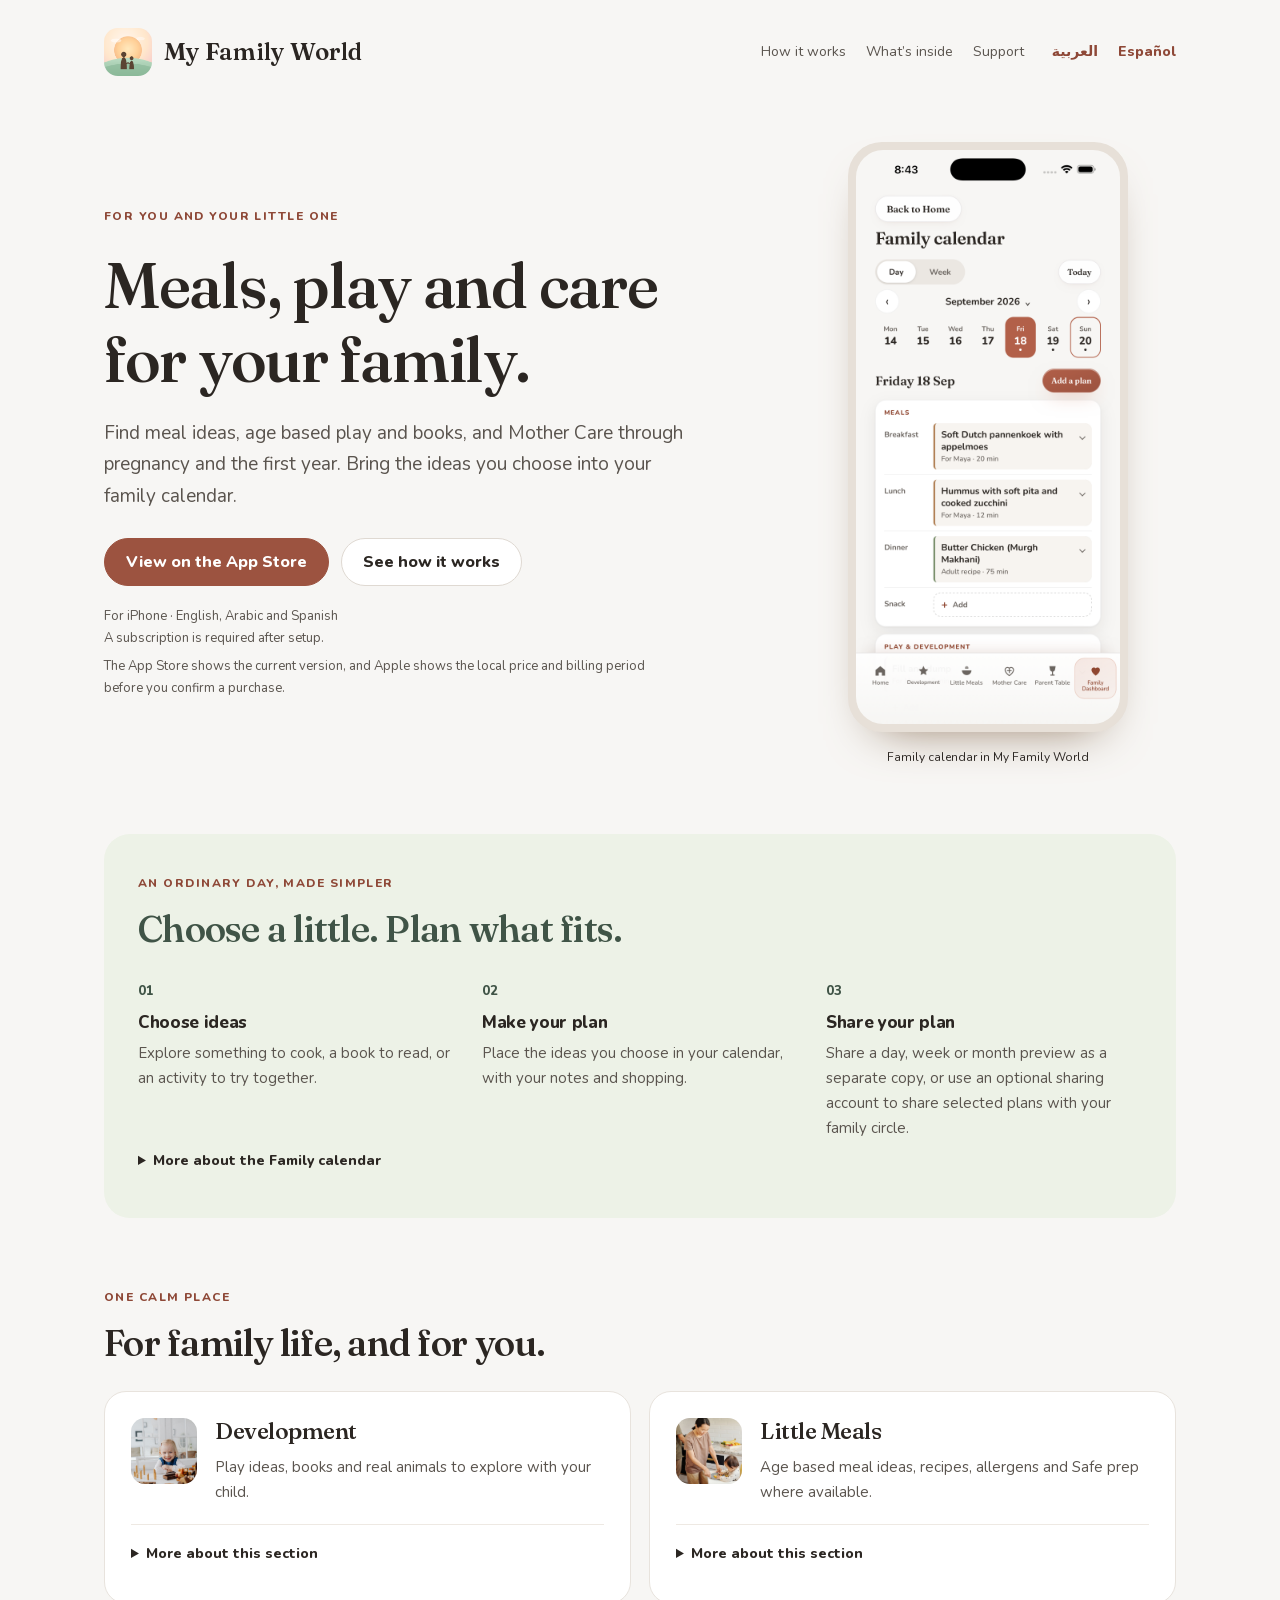
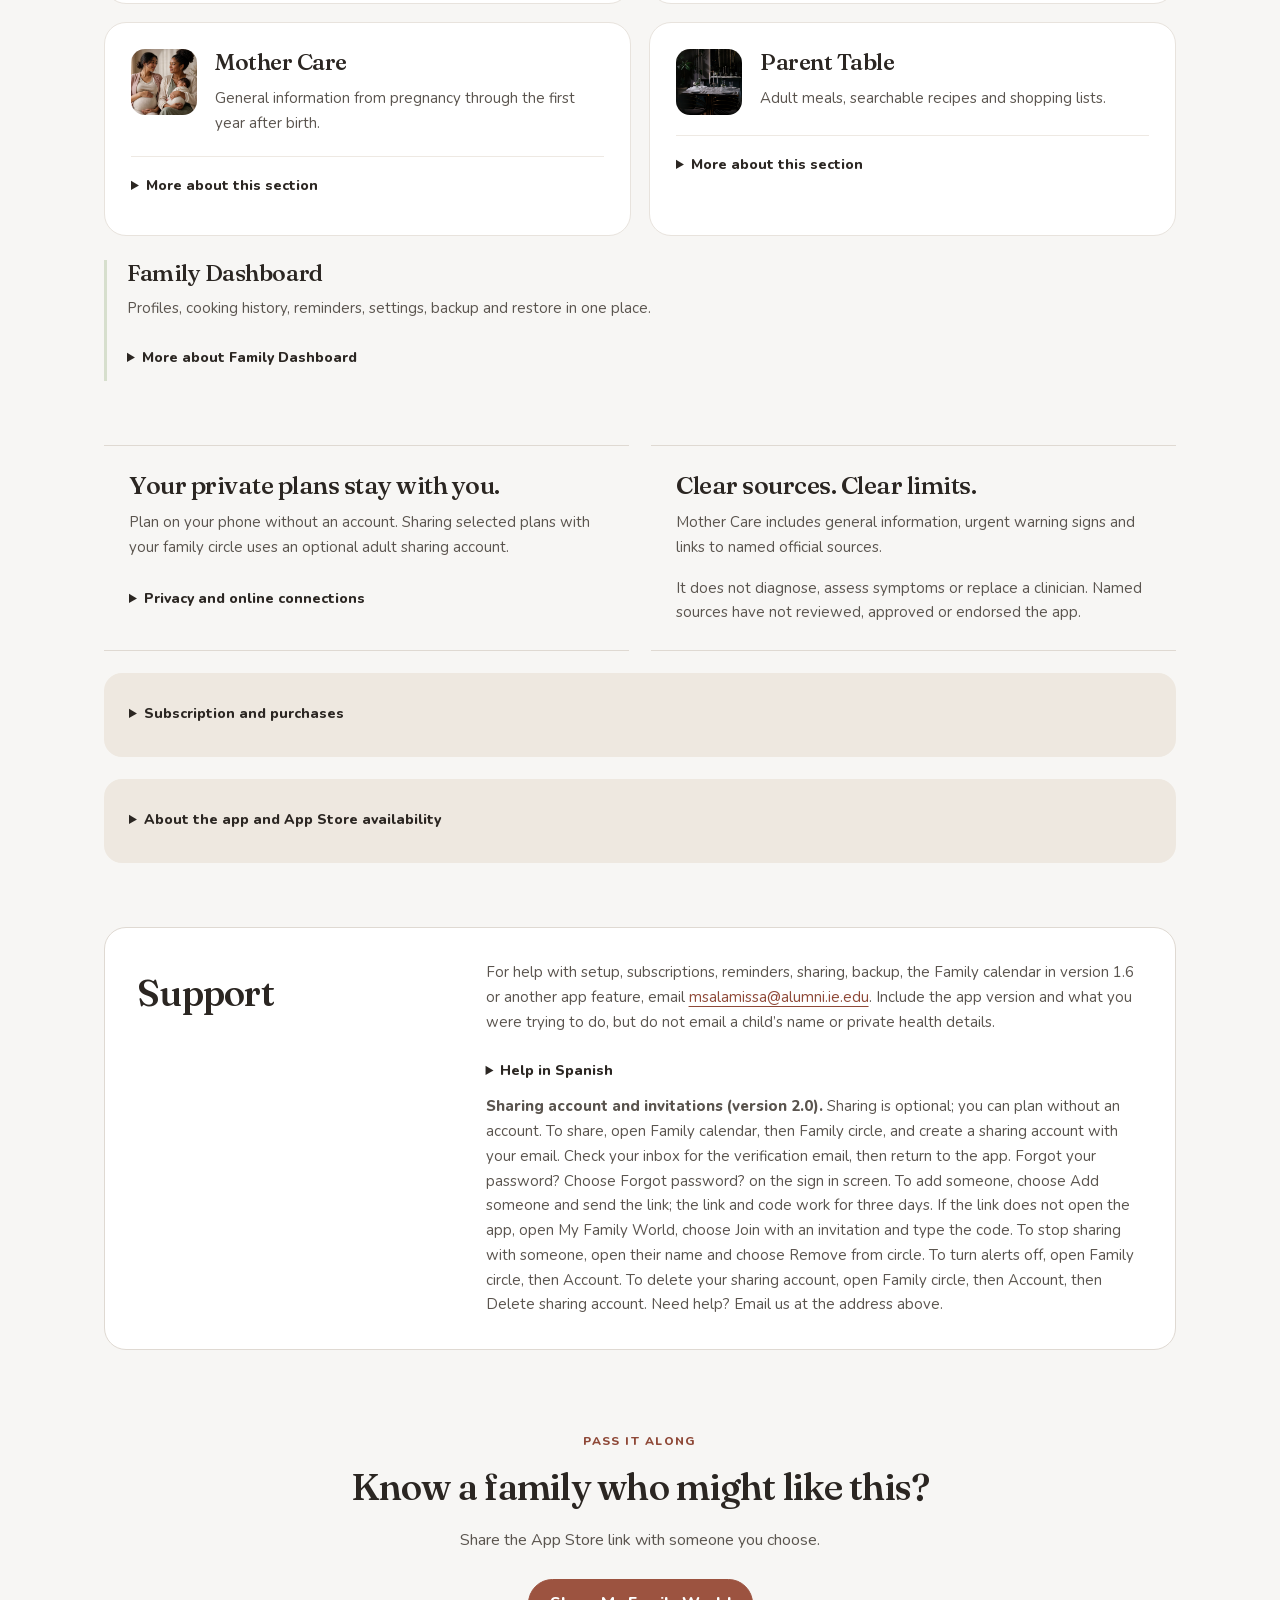
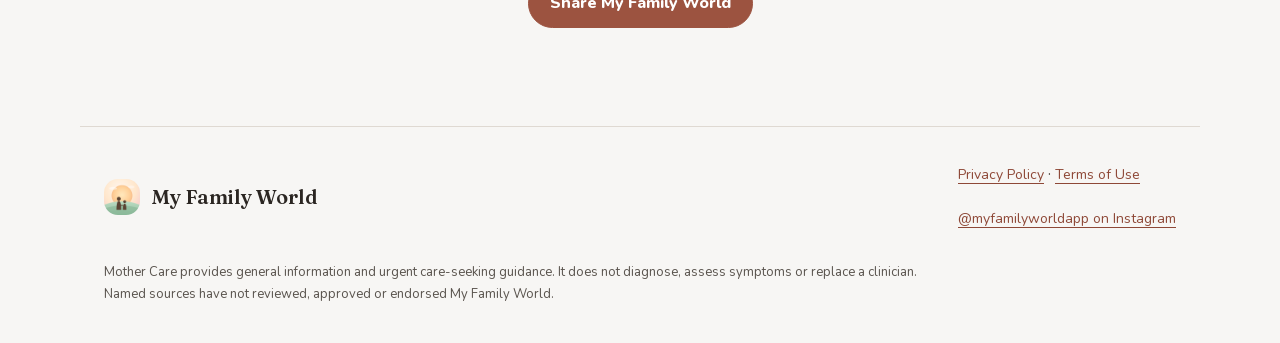
<file: index.html>
<!DOCTYPE html>
<html lang="en-GB" dir="ltr">
<head>
<meta charset="UTF-8" />
<meta name="viewport" content="width=device-width, initial-scale=1.0" />
<meta name="theme-color" content="#faf3ef" />
<meta name="apple-itunes-app" content="app-id=6790840913" />
<meta name="description" content="Plan the family week on iPhone in the Family calendar: meals, play, notes and shopping. Plus Mother Care with named sources you can open. A subscription is required after setup." />
<title>My Family World: family calendar, meals and care for mum</title>
<link rel="icon" type="image/png" sizes="192x192" href="/assets/brand-icon-192.png" />
<link rel="apple-touch-icon" sizes="180x180" href="/assets/brand-icon-180.png" />
<link rel="canonical" href="https://msallamissa-star.github.io/" />
<link rel="alternate" hreflang="en" href="https://msallamissa-star.github.io/" />
<link rel="alternate" hreflang="ar" href="https://msallamissa-star.github.io/index-ar.html" />
<link rel="alternate" hreflang="es" href="https://msallamissa-star.github.io/index-es.html" />
<link rel="alternate" hreflang="x-default" href="https://msallamissa-star.github.io/" />
<meta property="og:site_name" content="My Family World" />
<meta property="og:title" content="My Family World" />
<meta property="og:description" content="Plan the family week: meals, play and the little things. My Family World is an iPhone app. A subscription is required after setup." />
<meta property="og:image" content="https://msallamissa-star.github.io/assets/brand-icon-512.png" />
<meta property="og:image:width" content="512" />
<meta property="og:image:height" content="512" />
<meta property="og:image:alt" content="My Family World app icon" />
<meta property="og:url" content="https://msallamissa-star.github.io/" />
<meta property="og:type" content="website" />
<meta property="og:locale" content="en_GB" />
<meta name="twitter:card" content="summary" />
<script type="application/ld+json">
{"@context":"https://schema.org","@graph":[
 {"@type":"WebSite","@id":"https://msallamissa-star.github.io/#website","name":"My Family World","alternateName":"عالم عائلتي","url":"https://msallamissa-star.github.io/"},
 {"@type":"MobileApplication","@id":"https://msallamissa-star.github.io/#app","name":"My Family World","alternateName":"عالم عائلتي","operatingSystem":"iOS","applicationCategory":"LifestyleApplication","inLanguage":["en","ar","es"],"url":"https://msallamissa-star.github.io/","installUrl":"https://apps.apple.com/app/my-family-world/id6790840913","image":"https://msallamissa-star.github.io/assets/brand-icon.png"}
]}
</script>
<link rel="stylesheet" href="landing.css" />
<script src="landing.js" defer></script>
</head>
<body data-app-name="My Family World" data-share-text="Meals, play and care for your family.">
<a class="skip-link" href="#top">Skip to content</a>
<header class="wrap site-header">
<a class="brand" href="#top"><img src="assets/brand-icon-180.png" alt="" width="48" height="48" /><span>My Family World</span></a>
<div class="header-tools"><nav class="page-nav" aria-label="Page"><a href="#how">How it works</a><a href="#inside">What’s inside</a><a href="#support-title">Support</a></nav>
<nav class="langs" aria-label="Language"><a href="index-ar.html" hreflang="ar" lang="ar" dir="rtl">العربية</a><a href="index-es.html" hreflang="es" lang="es" dir="ltr">Español</a></nav></div>
</header>
<main class="wrap" id="top">
<section class="hero" aria-labelledby="hero-title">
<div><span class="eyebrow">For you and your little one</span><h1 id="hero-title">Meals, play and care for your family.</h1><p class="lead">Find meal ideas, age based play and books, and Mother Care through pregnancy and the first year. Bring the ideas you choose into your family calendar.</p>
<div class="actions"><a class="btn" href="https://apps.apple.com/app/my-family-world/id6790840913">View on the App Store</a><a class="btn secondary" href="#how">See how it works</a></div>
<div class="hero-notes"><p>For iPhone · English, Arabic and Spanish<br />A subscription is required after setup.</p><p class="cta-note">The App Store shows the current version, and Apple shows the local price and billing period before you confirm a purchase.</p></div></div>
<figure><div class="phone"><img src="assets/calendar-en.png" alt="Family calendar in My Family World" width="1320" height="2868" fetchpriority="high" /></div><figcaption class="screen-caption">Family calendar in My Family World</figcaption></figure>
</section>
<section class="section how" id="how" aria-labelledby="how-title"><span class="eyebrow">An ordinary day, made simpler</span><h2 id="how-title">Choose a little. Plan what fits.</h2>
<div class="step-grid"><div><span class="step-num">01</span><h3>Choose ideas</h3><p>Explore something to cook, a book to read, or an activity to try together.</p></div>
<div><span class="step-num">02</span><h3>Make your plan</h3><p>Place the ideas you choose in your calendar, with your notes and shopping.</p></div>
<div><span class="step-num">03</span><h3>Share your plan</h3><p>Share a day, week or month preview as a separate copy, or use an optional sharing account to share selected plans with your family circle.</p></div></div>
<details><summary>More about the Family calendar</summary><ul class="feature-facts"><li><b>Family calendar.</b> Plan the day and week with meals, play, notes and shopping. Private plans stay on this device and are included in encrypted backups. An optional sharing account lets you share selected plans with people you invite through your family circle. Reset all progress does not delete your sharing account.</li></ul></details>
</section>
<section class="section" id="inside" aria-labelledby="inside-title"><div class="section-heading"><span class="eyebrow">One calm place</span><h2 id="inside-title">For family life, and for you.</h2></div>
<div class="feature-grid"><article class="feature">
<div class="feature-top"><img src="assets/sec-play.jpg" alt="" width="66" height="66" loading="lazy" /><div><h3>Development</h3><p>Play ideas, books and real animals to explore with your child.</p></div></div>
<details><summary>More about this section</summary><ul class="feature-facts"><li><b>Development.</b> Short adult-led activities, reading guidance and real animals for calm time together.</li></ul></details>
</article><article class="feature">
<div class="feature-top"><img src="assets/sec-babyfood.jpg" alt="" width="66" height="66" loading="lazy" /><div><h3>Little Meals</h3><p>Age based meal ideas, recipes, allergens and Safe prep where available.</p></div></div>
<details><summary>More about this section</summary><ul class="feature-facts"><li><b>Little Meals.</b> Age-filtered meal ideas with allergens, Safe prep, recipes and shopping lists where the section is available.</li></ul></details>
</article><article class="feature">
<div class="feature-top"><img src="assets/sec-mothercare.jpg" alt="" width="66" height="66" loading="lazy" /><div><h3>Mother Care</h3><p>General information from pregnancy through the first year after birth.</p></div></div>
<details><summary>More about this section</summary><ul class="feature-facts"><li><b>Mother Care.</b> General information from pregnancy through one year after birth, with stage topics, urgent warning signs and named official-source links. Setup keeps one Mother Care answer on this device to choose the path and local reminders; browsing Mother Care saves no stage, topic, symptom, date, score, assessment or history.</li></ul></details>
</article><article class="feature">
<div class="feature-top"><img src="assets/sec-parenttable.jpg" alt="" width="66" height="66" loading="lazy" /><div><h3>Parent Table</h3><p>Adult meals, searchable recipes and shopping lists.</p></div></div>
<details><summary>More about this section</summary><ul class="feature-facts"><li><b>Parent Table.</b> Adult lunch and dinner planning, searchable recipes and shopping lists.</li></ul></details>
</article></div>
<div class="dashboard-note"><h3>Family Dashboard</h3><p>Profiles, cooking history, reminders, settings, backup and restore in one place.</p><details><summary>More about Family Dashboard</summary><ul class="feature-facts"><li><b>Family Dashboard.</b> Profiles, the week, cooking history, reminders, settings, backup and restore in one place.</li></ul></details></div>
</section>
<section class="section details-section" aria-label="Privacy and online connections">
<div class="fact-panel"><h3>Your private plans stay with you.</h3><p>Plan on your phone without an account. Sharing selected plans with your family circle uses an optional adult sharing account.</p><details><summary>Privacy and online connections</summary><div class="disclosure-body"><p class="privacy">Private plans, child profiles and Mother Care preferences stay on this device. If you choose family circle sharing, an adult sharing account stores your email address, shared plans, messages and circle details with Google Firebase. Optional alerts use an alert registration. Apple handles subscription, purchase and restore operations separately; those checks send no family-entered data to My Family World. Book cover pictures load online from Open Library and, for some covers, Internet Archive. Read the privacy policy for details.</p></div></details></div>
<div class="fact-panel"><h3>Clear sources. Clear limits.</h3><p>Mother Care includes general information, urgent warning signs and links to named official sources.</p><p>It does not diagnose, assess symptoms or replace a clinician. Named sources have not reviewed, approved or endorsed the app.</p></div>
<details class="wide-detail"><summary>Subscription and purchases</summary><div class="disclosure-body"><p class="subscription"><strong>Subscription.</strong> On a fresh installation, a verified Monthly or Annual subscription is required after setup. The selected plan renews automatically unless cancelled, and you can cancel anytime in your Apple Account settings. If plans or status are unavailable, first run offers Retry and Restore Purchases only.</p>
<p><a class="cta" href="https://apps.apple.com/app/my-family-world/id6790840913">View My Family World on the App Store</a></p></div></details>
<details class="wide-detail"><summary>About the app and App Store availability</summary><p class="lede">One calm home for a mother and her family: Mother Care, Development, Little Meals, Parent Table and Family Dashboard, in English, Arabic and Spanish. Version 1.6 adds a Family calendar. This page is also in Arabic and Spanish; the privacy policy is in English, Arabic and a Spanish summary; the terms are in English and Arabic.</p>
<p class="release"><strong>App Store availability:</strong> My Family World is available on the App Store for iPhone in many countries and regions, including Saudi Arabia, the United Arab Emirates and the other Gulf states, the United Kingdom, the United States, India, the countries of the European Union, Mexico and other Latin American countries. Version 2.1 is available on the App Store.</p></details>
</section>
<section class="section support" aria-labelledby="support-title"><div><h2 id="support-title">Support</h2></div><div class="support-copy"><p>For help with setup, subscriptions, reminders, sharing, backup, the Family calendar in version 1.6 or another app feature, email <a href="mailto:msalamissa@alumni.ie.edu">msalamissa@alumni.ie.edu</a>. Include the app version and what you were trying to do, but do not email a child’s name or private health details.</p>
<details><summary>Help in Spanish</summary><p lang="es">¿Usas My Family World en español? Escríbenos a <a href="mailto:msalamissa@alumni.ie.edu">msalamissa@alumni.ie.edu</a> para recibir ayuda con la configuración, la suscripción, los recordatorios, la copia de seguridad, el Calendario familiar o cualquier otra función. Indica la versión de la app y lo que intentabas hacer, sin incluir el nombre de ningún niño ni datos de salud privados. Consulta también <a href="/index-es.html" hreflang="es">My Family World en español</a>. La Política de privacidad completa y los Términos están en inglés; hay un resumen en español de la política.</p></details><p><strong>Sharing account and invitations (version 2.0).</strong> Sharing is optional; you can plan without an account. To share, open Family calendar, then Family circle, and create a sharing account with your email. Check your inbox for the verification email, then return to the app. Forgot your password? Choose Forgot password? on the sign in screen. To add someone, choose Add someone and send the link; the link and code work for three days. If the link does not open the app, open My Family World, choose Join with an invitation and type the code. To stop sharing with someone, open their name and choose Remove from circle. To turn alerts off, open Family circle, then Account. To delete your sharing account, open Family circle, then Account, then Delete sharing account. Need help? Email us at the address above.</p></div></section>
<section class="section share-section" aria-labelledby="share-title"><span class="eyebrow">Pass it along</span><h2 id="share-title">Know a family who might like this?</h2><p>Share the App Store link with someone you choose.</p>
<div class="actions"><button class="btn" id="share-app" type="button" aria-controls="sharebox" aria-busy="false">Share My Family World</button></div>
<div class="sharebox" id="sharebox" hidden data-unavailable="Sharing is unavailable here. You can copy the link and choose who to send it to." data-manual="Copying is unavailable here. Select and copy the link above." data-copied="Link copied. Choose where to paste it.">
<label for="app-link">App Store link</label><input id="app-link" type="url" readonly value="https://apps.apple.com/app/my-family-world/id6790840913" dir="ltr" />
<div class="actions"><button class="btn secondary" id="copy-link" type="button" aria-busy="false">Copy link</button><button class="btn secondary" id="close-share" type="button">Close</button></div>
<p class="share-status" id="share-status" role="status" aria-live="polite"></p>
</div>
</section>
</main>
<footer class="wrap site-footer"><div class="footer-top"><a class="brand" href="#top"><img src="assets/brand-icon-180.png" alt="" width="36" height="36" /><span>My Family World</span></a><p class="links">
    <a href="/privacy.html">Privacy Policy</a> · <a href="/terms.html">Terms of Use</a><br />
    <a href="https://www.instagram.com/myfamilyworldapp/">@myfamilyworldapp on Instagram</a>
  </p></div><p class="fine">Mother Care provides general information and urgent care-seeking guidance. It does not diagnose, assess symptoms or replace a clinician. Named sources have not reviewed, approved or endorsed My Family World.</p></footer>
</body>
</html>
</file>
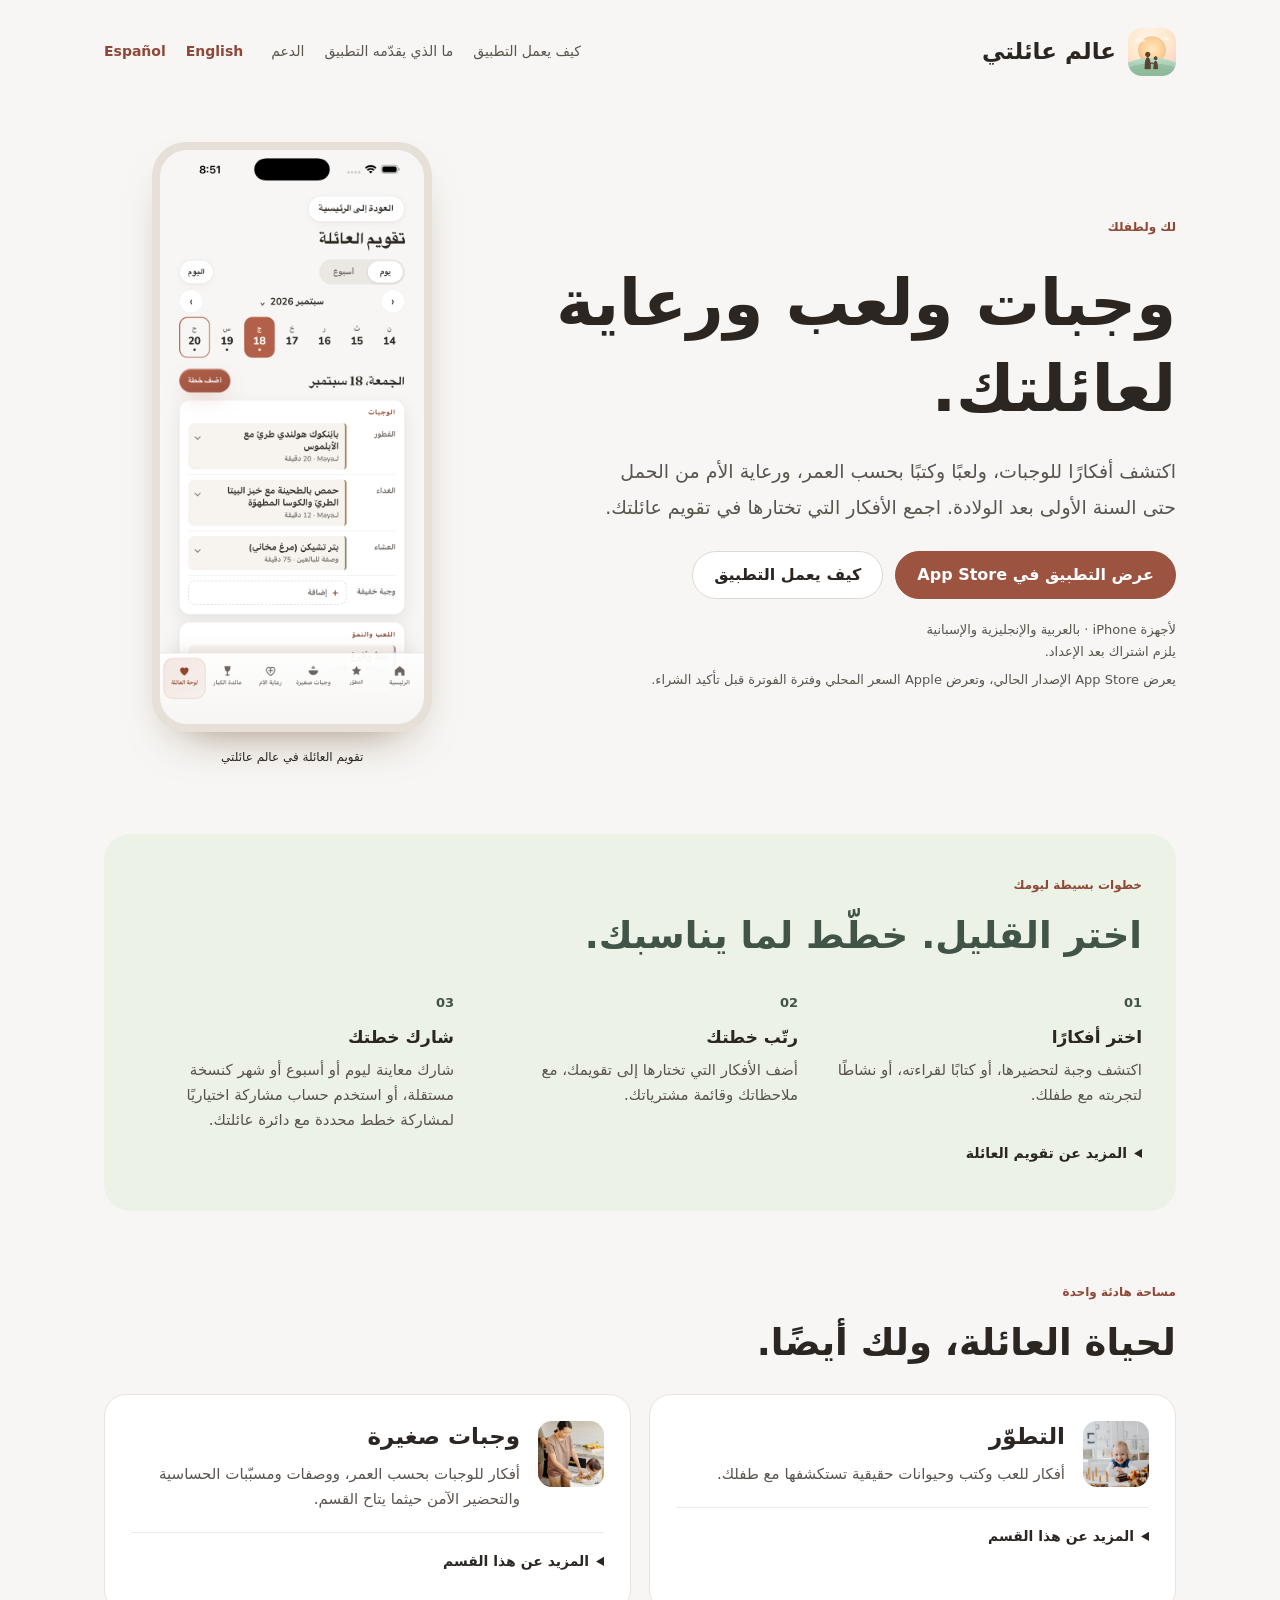
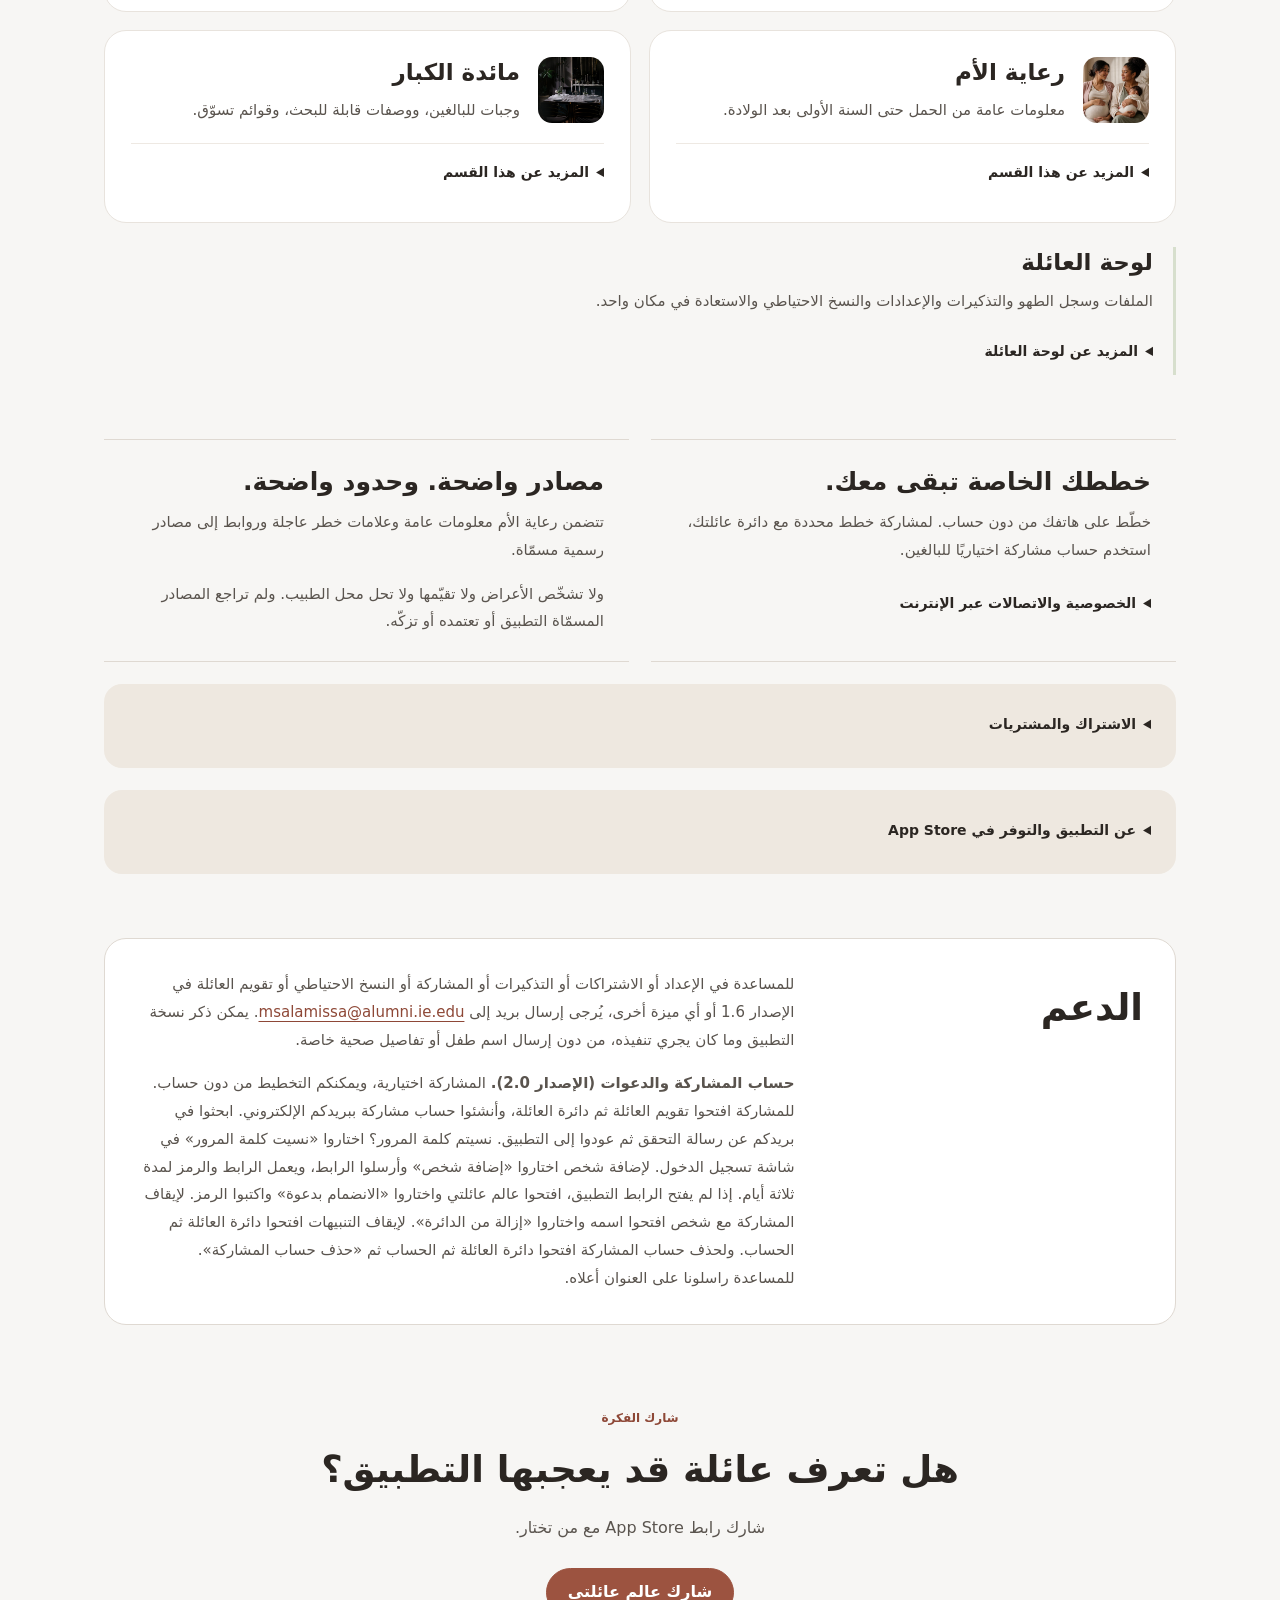
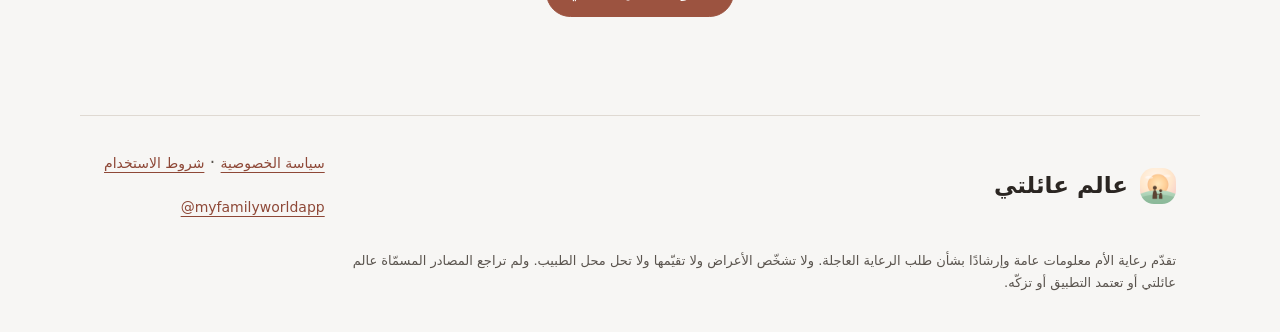
<file: index-ar.html>
<!DOCTYPE html>
<html lang="ar" dir="rtl">
<head>
<meta charset="UTF-8" />
<meta name="viewport" content="width=device-width, initial-scale=1.0" />
<meta name="theme-color" content="#faf3ef" />
<meta name="apple-itunes-app" content="app-id=6790840913" />
<meta name="description" content="خطّطوا لأسبوع العائلة على iPhone في «تقويم العائلة»: الوجبات واللعب والملاحظات والمشتريات. وفي التطبيق رعاية الأم، مع مصادر مسمّاة يمكنكم فتحها. يتطلب التطبيق اشتراكًا بعد الإعداد." />
<title>عالم عائلتي: تقويم العائلة والوجبات ورعاية الأم</title>
<link rel="icon" type="image/png" sizes="192x192" href="/assets/brand-icon-192.png" />
<link rel="apple-touch-icon" sizes="180x180" href="/assets/brand-icon-180.png" />
<link rel="canonical" href="https://msallamissa-star.github.io/index-ar.html" />
<link rel="alternate" hreflang="en" href="https://msallamissa-star.github.io/" />
<link rel="alternate" hreflang="ar" href="https://msallamissa-star.github.io/index-ar.html" />
<link rel="alternate" hreflang="es" href="https://msallamissa-star.github.io/index-es.html" />
<link rel="alternate" hreflang="x-default" href="https://msallamissa-star.github.io/" />
<meta property="og:site_name" content="عالم عائلتي" />
<meta property="og:title" content="عالم عائلتي" />
<meta property="og:description" content="تقويم العائلة للوجبات واللعب والتفاصيل الصغيرة. عالم عائلتي تطبيق على iPhone، ويلزم اشتراك بعد الإعداد." />
<meta property="og:image" content="https://msallamissa-star.github.io/assets/brand-icon-512.png" />
<meta property="og:image:width" content="512" />
<meta property="og:image:height" content="512" />
<meta property="og:image:alt" content="أيقونة تطبيق عالم عائلتي" />
<meta property="og:url" content="https://msallamissa-star.github.io/index-ar.html" />
<meta property="og:type" content="website" />
<meta property="og:locale" content="ar_AR" />
<meta name="twitter:card" content="summary" />
<script type="application/ld+json">
{"@context":"https://schema.org","@type":"MobileApplication","@id":"https://msallamissa-star.github.io/index-ar.html#app","name":"عالم عائلتي","alternateName":"My Family World","operatingSystem":"iOS","applicationCategory":"LifestyleApplication","inLanguage":["en","ar","es"],"url":"https://msallamissa-star.github.io/index-ar.html","installUrl":"https://apps.apple.com/app/my-family-world/id6790840913","image":"https://msallamissa-star.github.io/assets/brand-icon.png"}
</script>
<link rel="stylesheet" href="landing.css" />
<script src="landing.js" defer></script>
</head>
<body data-app-name="عالم عائلتي" data-share-text="وجبات ولعب ورعاية لعائلتك.">
<a class="skip-link" href="#top">انتقل إلى المحتوى</a>
<header class="wrap site-header">
<a class="brand" href="#top"><img src="assets/brand-icon-180.png" alt="" width="48" height="48" /><span>عالم عائلتي</span></a>
<div class="header-tools"><nav class="page-nav" aria-label="أقسام الصفحة"><a href="#how">كيف يعمل التطبيق</a><a href="#inside">ما الذي يقدّمه التطبيق</a><a href="#support-title">الدعم</a></nav>
<nav class="langs" aria-label="اللغة"><a href="index.html" hreflang="en" lang="en" dir="ltr">English</a><a href="index-es.html" hreflang="es" lang="es" dir="ltr">Español</a></nav></div>
</header>
<main class="wrap" id="top">
<section class="hero" aria-labelledby="hero-title">
<div><span class="eyebrow">لك ولطفلك</span><h1 id="hero-title">وجبات ولعب ورعاية لعائلتك.</h1><p class="lead">اكتشف أفكارًا للوجبات، ولعبًا وكتبًا بحسب العمر، ورعاية الأم من الحمل حتى السنة الأولى بعد الولادة. اجمع الأفكار التي تختارها في تقويم عائلتك.</p>
<div class="actions"><a class="btn" href="https://apps.apple.com/app/my-family-world/id6790840913">عرض التطبيق في <bdi dir="ltr" lang="en">App Store</bdi></a><a class="btn secondary" href="#how">كيف يعمل التطبيق</a></div>
<div class="hero-notes"><p>لأجهزة <bdi dir="ltr" lang="en">iPhone</bdi> · بالعربية والإنجليزية والإسبانية<br />يلزم اشتراك بعد الإعداد.</p><p class="cta-note">يعرض <bdi dir="ltr" lang="en">App Store</bdi> الإصدار الحالي، وتعرض <bdi dir="ltr" lang="en">Apple</bdi> السعر المحلي وفترة الفوترة قبل تأكيد الشراء.</p></div></div>
<figure><div class="phone"><img src="assets/calendar-ar.png" alt="تقويم العائلة في عالم عائلتي" width="1320" height="2868" fetchpriority="high" /></div><figcaption class="screen-caption">تقويم العائلة في عالم عائلتي</figcaption></figure>
</section>
<section class="section how" id="how" aria-labelledby="how-title"><span class="eyebrow">خطوات بسيطة ليومك</span><h2 id="how-title">اختر القليل. خطّط لما يناسبك.</h2>
<div class="step-grid"><div><span class="step-num">01</span><h3>اختر أفكارًا</h3><p>اكتشف وجبة لتحضيرها، أو كتابًا لقراءته، أو نشاطًا لتجربته مع طفلك.</p></div>
<div><span class="step-num">02</span><h3>رتّب خطتك</h3><p>أضف الأفكار التي تختارها إلى تقويمك، مع ملاحظاتك وقائمة مشترياتك.</p></div>
<div><span class="step-num">03</span><h3>شارك خطتك</h3><p>شارك معاينة ليوم أو أسبوع أو شهر كنسخة مستقلة، أو استخدم حساب مشاركة اختياريًا لمشاركة خطط محددة مع دائرة عائلتك.</p></div></div>
<details><summary>المزيد عن تقويم العائلة</summary><ul class="feature-facts"><li><b>تقويم العائلة.</b> خطّط ليومك وللأسبوع مع الوجبات واللعب والملاحظات والمشتريات. تبقى الخطط الخاصة على هذا الجهاز وتُضمَّن في النسخ الاحتياطية المشفّرة. يتيح لك حساب مشاركة اختياري مشاركة خطط محددة مع من تدعوهم إلى دائرة عائلتك. إعادة ضبط كل التقدّم لا تحذف حساب المشاركة.</li></ul></details>
</section>
<section class="section" id="inside" aria-labelledby="inside-title"><div class="section-heading"><span class="eyebrow">مساحة هادئة واحدة</span><h2 id="inside-title">لحياة العائلة، ولك أيضًا.</h2></div>
<div class="feature-grid"><article class="feature">
<div class="feature-top"><img src="assets/sec-play.jpg" alt="" width="66" height="66" loading="lazy" /><div><h3>التطوّر</h3><p>أفكار للعب وكتب وحيوانات حقيقية تستكشفها مع طفلك.</p></div></div>
<details><summary>المزيد عن هذا القسم</summary><ul class="feature-facts"><li><b>التطوّر.</b> أنشطة قصيرة يقودها البالغ، وإرشادات للقراءة، وحيوانات حقيقية لوقت هادئ معًا.</li></ul></details>
</article><article class="feature">
<div class="feature-top"><img src="assets/sec-babyfood.jpg" alt="" width="66" height="66" loading="lazy" /><div><h3>وجبات صغيرة</h3><p>أفكار للوجبات بحسب العمر، ووصفات ومسبّبات الحساسية والتحضير الآمن حيثما يتاح القسم.</p></div></div>
<details><summary>المزيد عن هذا القسم</summary><ul class="feature-facts"><li><b>وجبات صغيرة.</b> أفكار بحسب العمر مع مسبّبات الحساسية والتحضير الآمن والوصفات وقوائم التسوّق حيثما يتاح القسم.</li></ul></details>
</article><article class="feature">
<div class="feature-top"><img src="assets/sec-mothercare.jpg" alt="" width="66" height="66" loading="lazy" /><div><h3>رعاية الأم</h3><p>معلومات عامة من الحمل حتى السنة الأولى بعد الولادة.</p></div></div>
<details><summary>المزيد عن هذا القسم</summary><ul class="feature-facts"><li><b>رعاية الأم.</b> معلومات عامة من الحمل حتى سنة بعد الولادة، مع موضوعات بحسب المرحلة وعلامات خطر عاجلة وروابط إلى مصادر رسمية مسمّاة. يحتفظ الإعداد بإجابة واحدة لرعاية الأم على هذا الجهاز لاختيار المسار والتذكيرات المحلية، ولا يحفظ التصفح أي مرحلة أو موضوع أو عَرَض أو تاريخ أو درجة أو تقييم أو سجل.</li></ul></details>
</article><article class="feature">
<div class="feature-top"><img src="assets/sec-parenttable.jpg" alt="" width="66" height="66" loading="lazy" /><div><h3>مائدة الكبار</h3><p>وجبات للبالغين، ووصفات قابلة للبحث، وقوائم تسوّق.</p></div></div>
<details><summary>المزيد عن هذا القسم</summary><ul class="feature-facts"><li><b>مائدة الكبار.</b> تخطيط الغداء والعشاء للبالغين، ووصفات قابلة للبحث، وقوائم تسوّق.</li></ul></details>
</article></div>
<div class="dashboard-note"><h3>لوحة العائلة</h3><p>الملفات وسجل الطهو والتذكيرات والإعدادات والنسخ الاحتياطي والاستعادة في مكان واحد.</p><details><summary>المزيد عن لوحة العائلة</summary><ul class="feature-facts"><li><b>لوحة العائلة.</b> الملفات والأسبوع وسجل الطهو والتذكيرات والإعدادات والنسخ الاحتياطي والاستعادة في مكان واحد.</li></ul></details></div>
</section>
<section class="section details-section" aria-label="الخصوصية والاتصالات عبر الإنترنت">
<div class="fact-panel"><h3>خططك الخاصة تبقى معك.</h3><p>خطّط على هاتفك من دون حساب. لمشاركة خطط محددة مع دائرة عائلتك، استخدم حساب مشاركة اختياريًا للبالغين.</p><details><summary>الخصوصية والاتصالات عبر الإنترنت</summary><div class="disclosure-body"><p class="privacy">تبقى الخطط الخاصة وملفات الأطفال وتفضيلات رعاية الأم على هذا الجهاز. إذا اخترت المشاركة مع دائرة عائلتك، يُستخدم حساب مشاركة للبالغين، وتُحفظ بيانات الحساب والخطط والرسائل وتفاصيل الدائرة التي تشاركها لدى <bdi dir="ltr" lang="en">Google Firebase</bdi>. تستخدم التنبيهات الاختيارية سجلًا للتنبيهات. تتولى <bdi dir="ltr" lang="en">Apple</bdi> عمليات الاشتراك والشراء واستعادة المشتريات بشكل منفصل؛ ولا ترسل هذه الفحوص البيانات التي أدخلتها الأسرة إلى عالم عائلتي. تُحمَّل أغلفة الكتب عبر الإنترنت من <bdi dir="ltr" lang="en">Open Library</bdi>، ومن <bdi dir="ltr" lang="en">Internet Archive</bdi> لبعض الأغلفة. راجع سياسة الخصوصية للتفاصيل.</p></div></details></div>
<div class="fact-panel"><h3>مصادر واضحة. وحدود واضحة.</h3><p>تتضمن رعاية الأم معلومات عامة وعلامات خطر عاجلة وروابط إلى مصادر رسمية مسمّاة.</p><p>ولا تشخّص الأعراض ولا تقيّمها ولا تحل محل الطبيب. ولم تراجع المصادر المسمّاة التطبيق أو تعتمده أو تزكّه.</p></div>
<details class="wide-detail"><summary>الاشتراك والمشتريات</summary><div class="disclosure-body"><p class="subscription"><strong>الاشتراك.</strong> عند تثبيت التطبيق تثبيتًا جديدًا، يلزم اشتراك شهري أو سنوي موثّق بعد الإعداد. وتتجدد الخطة المختارة تلقائيًا ما لم يُلغَ الاشتراك، ويمكن إلغاؤه في أي وقت من إعدادات حساب <bdi dir="ltr" lang="en">Apple</bdi>. وإذا تعذّر تحميل الخطط أو الحالة، تتوفر إعادة المحاولة واستعادة المشتريات فقط.</p>
<p><a class="cta" href="https://apps.apple.com/app/my-family-world/id6790840913">عرض عالم عائلتي في App Store</a></p></div></details>
<details class="wide-detail"><summary>عن التطبيق والتوفر في <bdi dir="ltr" lang="en">App Store</bdi></summary><p class="lede">مساحة هادئة واحدة للأم والعائلة: رعاية الأم، والتطوّر، ووجبات صغيرة، ومائدة الكبار، ولوحة العائلة، باللغات العربية والإنجليزية والإسبانية. ويضيف الإصدار <bdi dir="ltr">1.6</bdi> تقويم العائلة. وتتوفر هذه الصفحة أيضًا بالإنجليزية والإسبانية. أما سياسة الخصوصية فمتاحة بالعربية والإنجليزية مع ملخص بالإسبانية، وشروط الاستخدام متاحة بالعربية والإنجليزية.</p>
<p class="release"><strong>التوفر في <bdi dir="ltr" lang="en">App Store</bdi>:</strong> عالم عائلتي متاح على <bdi dir="ltr" lang="en">App Store</bdi> لأجهزة <bdi dir="ltr" lang="en">iPhone</bdi> في دول ومناطق كثيرة، من بينها المملكة العربية السعودية والإمارات العربية المتحدة وسائر دول الخليج والمملكة المتحدة والولايات المتحدة والهند ودول الاتحاد الأوروبي والمكسيك ودول أخرى في أمريكا اللاتينية. الإصدار <bdi dir="ltr">2.1</bdi> متاح على <bdi dir="ltr" lang="en">App Store</bdi>.</p></details>
</section>
<section class="section support" aria-labelledby="support-title"><div><h2 id="support-title">الدعم</h2></div><div class="support-copy"><p>للمساعدة في الإعداد أو الاشتراكات أو التذكيرات أو المشاركة أو النسخ الاحتياطي أو تقويم العائلة في الإصدار <bdi dir="ltr">1.6</bdi> أو أي ميزة أخرى، يُرجى إرسال بريد إلى <a href="mailto:msalamissa@alumni.ie.edu" dir="ltr">msalamissa@alumni.ie.edu</a>. يمكن ذكر نسخة التطبيق وما كان يجري تنفيذه، من دون إرسال اسم طفل أو تفاصيل صحية خاصة.</p><p><strong>حساب المشاركة والدعوات (الإصدار <bdi dir="ltr">2.0</bdi>).</strong> المشاركة اختيارية، ويمكنكم التخطيط من دون حساب. للمشاركة افتحوا تقويم العائلة ثم دائرة العائلة، وأنشئوا حساب مشاركة ببريدكم الإلكتروني. ابحثوا في بريدكم عن رسالة التحقق ثم عودوا إلى التطبيق. نسيتم كلمة المرور؟ اختاروا «نسيت كلمة المرور» في شاشة تسجيل الدخول. لإضافة شخص اختاروا «إضافة شخص» وأرسلوا الرابط، ويعمل الرابط والرمز لمدة ثلاثة أيام. إذا لم يفتح الرابط التطبيق، افتحوا عالم عائلتي واختاروا «الانضمام بدعوة» واكتبوا الرمز. لإيقاف المشاركة مع شخص افتحوا اسمه واختاروا «إزالة من الدائرة». لإيقاف التنبيهات افتحوا دائرة العائلة ثم الحساب. ولحذف حساب المشاركة افتحوا دائرة العائلة ثم الحساب ثم «حذف حساب المشاركة». للمساعدة راسلونا على العنوان أعلاه.</p></div></section>
<section class="section share-section" aria-labelledby="share-title"><span class="eyebrow">شارك الفكرة</span><h2 id="share-title">هل تعرف عائلة قد يعجبها التطبيق؟</h2><p>شارك رابط <bdi dir="ltr" lang="en">App Store</bdi> مع من تختار.</p>
<div class="actions"><button class="btn" id="share-app" type="button" aria-controls="sharebox" aria-busy="false">شارك عالم عائلتي</button></div>
<div class="sharebox" id="sharebox" hidden data-unavailable="المشاركة غير متاحة هنا. يمكنك نسخ الرابط واختيار من ترسله إليه." data-manual="النسخ غير متاح هنا. حدّد الرابط أعلاه وانسخه." data-copied="تم نسخ الرابط. اختر أين تلصقه.">
<label for="app-link">رابط <bdi dir="ltr" lang="en">App Store</bdi></label><input id="app-link" type="url" readonly value="https://apps.apple.com/app/my-family-world/id6790840913" dir="ltr" />
<div class="actions"><button class="btn secondary" id="copy-link" type="button" aria-busy="false">نسخ الرابط</button><button class="btn secondary" id="close-share" type="button">إغلاق</button></div>
<p class="share-status" id="share-status" role="status" aria-live="polite"></p>
</div>
</section>
</main>
<footer class="wrap site-footer"><div class="footer-top"><a class="brand" href="#top"><img src="assets/brand-icon-180.png" alt="" width="36" height="36" /><span>عالم عائلتي</span></a><p class="links">
    <a href="/privacy-ar.html">سياسة الخصوصية</a> · <a href="/terms-ar.html">شروط الاستخدام</a><br />
    <a href="https://www.instagram.com/myfamilyworldapp/" dir="ltr">@myfamilyworldapp</a>
  </p></div><p class="fine">تقدّم رعاية الأم معلومات عامة وإرشادًا بشأن طلب الرعاية العاجلة. ولا تشخّص الأعراض ولا تقيّمها ولا تحل محل الطبيب. ولم تراجع المصادر المسمّاة عالم عائلتي أو تعتمد التطبيق أو تزكّه.</p></footer>
</body>
</html>
</file>
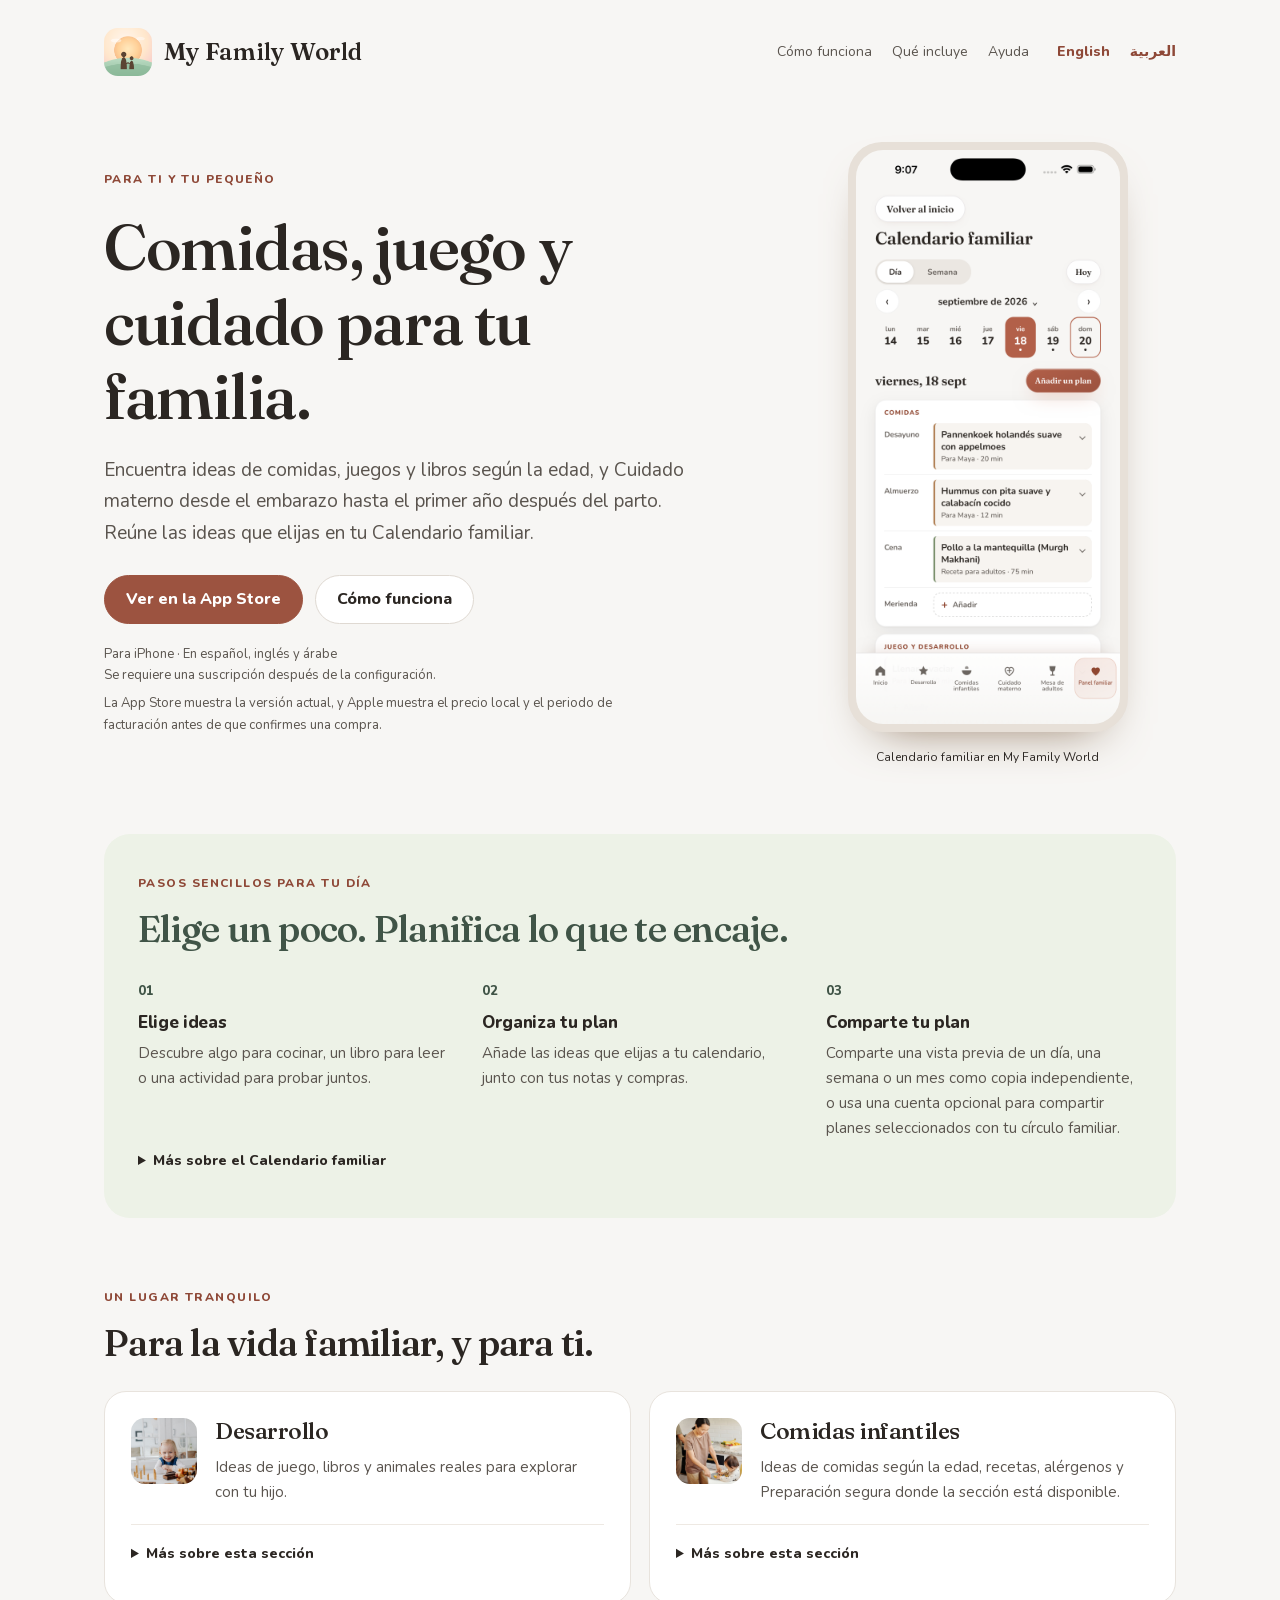
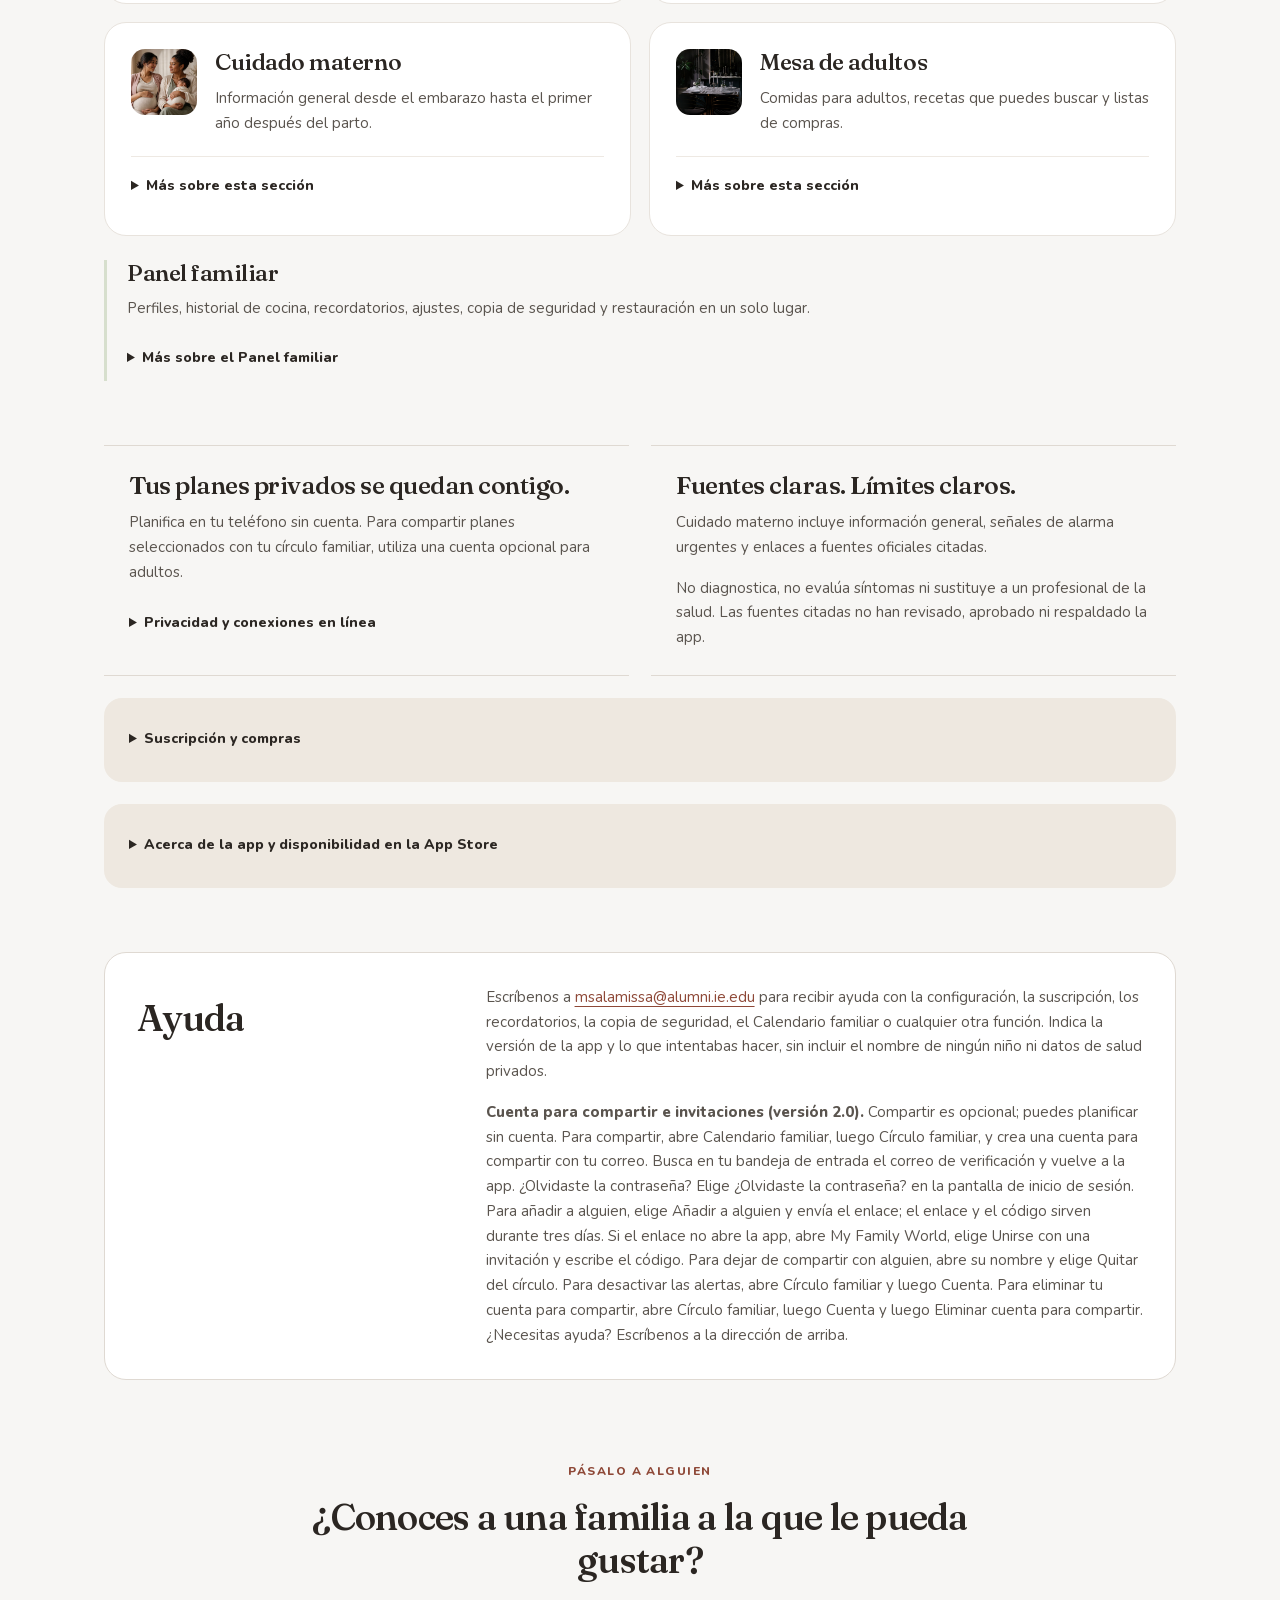
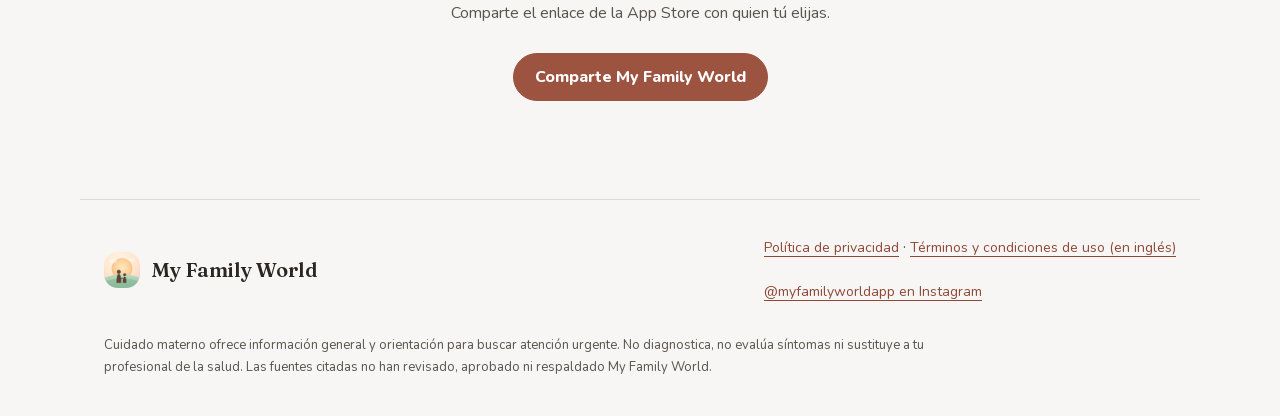
<file: index-es.html>
<!DOCTYPE html>
<html lang="es" dir="ltr">
<head>
<meta charset="UTF-8" />
<meta name="viewport" content="width=device-width, initial-scale=1.0" />
<meta name="theme-color" content="#faf3ef" />
<meta name="apple-itunes-app" content="app-id=6790840913" />
<meta name="description" content="Planifica la semana en iPhone con el Calendario familiar: comidas, juego, notas y compras. Cuidado materno con fuentes que puedes abrir. Requiere suscripción tras la configuración." />
<title>My Family World: Calendario familiar, comidas y Cuidado materno</title>
<link rel="icon" type="image/png" sizes="192x192" href="/assets/brand-icon-192.png" />
<link rel="apple-touch-icon" sizes="180x180" href="/assets/brand-icon-180.png" />
<link rel="canonical" href="https://msallamissa-star.github.io/index-es.html" />
<link rel="alternate" hreflang="en" href="https://msallamissa-star.github.io/" />
<link rel="alternate" hreflang="ar" href="https://msallamissa-star.github.io/index-ar.html" />
<link rel="alternate" hreflang="es" href="https://msallamissa-star.github.io/index-es.html" />
<link rel="alternate" hreflang="x-default" href="https://msallamissa-star.github.io/" />
<meta property="og:site_name" content="My Family World" />
<meta property="og:title" content="My Family World" />
<meta property="og:description" content="Planifica las comidas, el juego y las pequeñas cosas de la semana. App para iPhone. Requiere una suscripción tras la configuración." />
<meta property="og:image" content="https://msallamissa-star.github.io/assets/brand-icon-512.png" />
<meta property="og:image:width" content="512" />
<meta property="og:image:height" content="512" />
<meta property="og:image:alt" content="Icono de la app My Family World" />
<meta property="og:url" content="https://msallamissa-star.github.io/index-es.html" />
<meta property="og:type" content="website" />
<meta property="og:locale" content="es_MX" />
<meta name="twitter:card" content="summary" />
<script type="application/ld+json">
{"@context":"https://schema.org","@type":"MobileApplication","@id":"https://msallamissa-star.github.io/index-es.html#app","name":"My Family World","operatingSystem":"iOS","applicationCategory":"LifestyleApplication","inLanguage":["en","ar","es"],"url":"https://msallamissa-star.github.io/index-es.html","installUrl":"https://apps.apple.com/app/my-family-world/id6790840913","image":"https://msallamissa-star.github.io/assets/brand-icon.png"}
</script>
<link rel="stylesheet" href="landing.css" />
<script src="landing.js" defer></script>
</head>
<body data-app-name="My Family World" data-share-text="Comidas, juego y cuidado para tu familia.">
<a class="skip-link" href="#top">Ir al contenido</a>
<header class="wrap site-header">
<a class="brand" href="#top"><img src="assets/brand-icon-180.png" alt="" width="48" height="48" /><span>My Family World</span></a>
<div class="header-tools"><nav class="page-nav" aria-label="Secciones de la página"><a href="#how">Cómo funciona</a><a href="#inside">Qué incluye</a><a href="#support-title">Ayuda</a></nav>
<nav class="langs" aria-label="Idioma"><a href="index.html" hreflang="en" lang="en" dir="ltr">English</a><a href="index-ar.html" hreflang="ar" lang="ar" dir="rtl">العربية</a></nav></div>
</header>
<main class="wrap" id="top">
<section class="hero" aria-labelledby="hero-title">
<div><span class="eyebrow">Para ti y tu pequeño</span><h1 id="hero-title">Comidas, juego y cuidado para tu familia.</h1><p class="lead">Encuentra ideas de comidas, juegos y libros según la edad, y Cuidado materno desde el embarazo hasta el primer año después del parto. Reúne las ideas que elijas en tu Calendario familiar.</p>
<div class="actions"><a class="btn" href="https://apps.apple.com/app/my-family-world/id6790840913">Ver en la App Store</a><a class="btn secondary" href="#how">Cómo funciona</a></div>
<div class="hero-notes"><p>Para iPhone · En español, inglés y árabe<br />Se requiere una suscripción después de la configuración.</p><p class="cta-note">La App Store muestra la versión actual, y Apple muestra el precio local y el periodo de facturación antes de que confirmes una compra.</p></div></div>
<figure><div class="phone"><img src="assets/calendar-es.png" alt="Calendario familiar en My Family World" width="1320" height="2868" fetchpriority="high" /></div><figcaption class="screen-caption">Calendario familiar en My Family World</figcaption></figure>
</section>
<section class="section how" id="how" aria-labelledby="how-title"><span class="eyebrow">Pasos sencillos para tu día</span><h2 id="how-title">Elige un poco. Planifica lo que te encaje.</h2>
<div class="step-grid"><div><span class="step-num">01</span><h3>Elige ideas</h3><p>Descubre algo para cocinar, un libro para leer o una actividad para probar juntos.</p></div>
<div><span class="step-num">02</span><h3>Organiza tu plan</h3><p>Añade las ideas que elijas a tu calendario, junto con tus notas y compras.</p></div>
<div><span class="step-num">03</span><h3>Comparte tu plan</h3><p>Comparte una vista previa de un día, una semana o un mes como copia independiente, o usa una cuenta opcional para compartir planes seleccionados con tu círculo familiar.</p></div></div>
<details><summary>Más sobre el Calendario familiar</summary><ul class="feature-facts"><li><b>Calendario familiar.</b> Planifica el día y la semana con comidas, juego, notas y compras. Los planes privados se quedan en este dispositivo y se incluyen en las copias de seguridad cifradas. Una cuenta opcional te permite compartir planes seleccionados con las personas que invites a tu círculo familiar. Restablecer todo el progreso no elimina tu cuenta para compartir.</li></ul></details>
</section>
<section class="section" id="inside" aria-labelledby="inside-title"><div class="section-heading"><span class="eyebrow">Un lugar tranquilo</span><h2 id="inside-title">Para la vida familiar, y para ti.</h2></div>
<div class="feature-grid"><article class="feature">
<div class="feature-top"><img src="assets/sec-play.jpg" alt="" width="66" height="66" loading="lazy" /><div><h3>Desarrollo</h3><p>Ideas de juego, libros y animales reales para explorar con tu hijo.</p></div></div>
<details><summary>Más sobre esta sección</summary><ul class="feature-facts"><li><b>Desarrollo.</b> Ideas breves de juego guiadas por un adulto, orientación para la lectura y animales reales para pasar tiempo juntos.</li></ul></details>
</article><article class="feature">
<div class="feature-top"><img src="assets/sec-babyfood.jpg" alt="" width="66" height="66" loading="lazy" /><div><h3>Comidas infantiles</h3><p>Ideas de comidas según la edad, recetas, alérgenos y Preparación segura donde la sección está disponible.</p></div></div>
<details><summary>Más sobre esta sección</summary><ul class="feature-facts"><li><b>Comidas infantiles.</b> Ideas de comidas filtradas por edad, con alérgenos, Preparación segura, recetas y listas de compras donde la sección está disponible.</li></ul></details>
</article><article class="feature">
<div class="feature-top"><img src="assets/sec-mothercare.jpg" alt="" width="66" height="66" loading="lazy" /><div><h3>Cuidado materno</h3><p>Información general desde el embarazo hasta el primer año después del parto.</p></div></div>
<details><summary>Más sobre esta sección</summary><ul class="feature-facts"><li><b>Cuidado materno.</b> Información general del embarazo al primer año tras el parto, con temas por etapa, señales de alarma urgentes y enlaces a fuentes oficiales citadas. La configuración inicial guarda en este dispositivo una respuesta de Cuidado materno para elegir el recorrido y los recordatorios locales; explorar Cuidado materno no guarda etapas, temas, síntomas, fechas, puntajes, evaluaciones ni historial.</li></ul></details>
</article><article class="feature">
<div class="feature-top"><img src="assets/sec-parenttable.jpg" alt="" width="66" height="66" loading="lazy" /><div><h3>Mesa de adultos</h3><p>Comidas para adultos, recetas que puedes buscar y listas de compras.</p></div></div>
<details><summary>Más sobre esta sección</summary><ul class="feature-facts"><li><b>Mesa de adultos.</b> Planificación de almuerzos y cenas para adultos, recetas que puedes buscar y listas de compras.</li></ul></details>
</article></div>
<div class="dashboard-note"><h3>Panel familiar</h3><p>Perfiles, historial de cocina, recordatorios, ajustes, copia de seguridad y restauración en un solo lugar.</p><details><summary>Más sobre el Panel familiar</summary><ul class="feature-facts"><li><b>Panel familiar.</b> Perfiles, la semana, historial de cocina, recordatorios, ajustes, copia de seguridad y restauración en un solo lugar.</li></ul></details></div>
</section>
<section class="section details-section" aria-label="Privacidad y conexiones en línea">
<div class="fact-panel"><h3>Tus planes privados se quedan contigo.</h3><p>Planifica en tu teléfono sin cuenta. Para compartir planes seleccionados con tu círculo familiar, utiliza una cuenta opcional para adultos.</p><details><summary>Privacidad y conexiones en línea</summary><div class="disclosure-body"><p class="privacy">Los planes privados, los perfiles infantiles y las preferencias de Cuidado materno se quedan en este dispositivo. Si eliges compartir con tu círculo familiar, una cuenta para adultos almacena tu correo electrónico, los planes, los mensajes y los datos del círculo que compartes en Google Firebase. Las alertas opcionales utilizan un registro de notificaciones. Apple gestiona por separado la suscripción, las compras y la restauración; estas comprobaciones no envían a My Family World los datos introducidos por la familia. Las portadas de libros se cargan en línea desde Open Library y, en algunos casos, Internet Archive. Consulta la Política de privacidad para conocer más detalles.</p></div></details></div>
<div class="fact-panel"><h3>Fuentes claras. Límites claros.</h3><p>Cuidado materno incluye información general, señales de alarma urgentes y enlaces a fuentes oficiales citadas.</p><p>No diagnostica, no evalúa síntomas ni sustituye a un profesional de la salud. Las fuentes citadas no han revisado, aprobado ni respaldado la app.</p></div>
<details class="wide-detail"><summary>Suscripción y compras</summary><div class="disclosure-body"><p class="subscription"><strong>Suscripción.</strong> En una instalación nueva, se requiere una suscripción mensual o anual verificada después de la configuración inicial. El plan seleccionado se renueva automáticamente, salvo que lo canceles, y puedes cancelarlo en cualquier momento en la configuración de tu cuenta de Apple. Si no se pueden cargar los planes o el estado de la suscripción, solo puedes volver a intentarlo o usar Restaurar compras.</p>
<p><a class="cta" href="https://apps.apple.com/app/my-family-world/id6790840913">Ver My Family World en la App Store</a></p></div></details>
<details class="wide-detail"><summary>Acerca de la app y disponibilidad en la App Store</summary><p class="lede">Un solo lugar para una madre y su familia: Cuidado materno, Desarrollo, Comidas infantiles, Mesa de adultos y Panel familiar, en inglés, árabe y español. La versión 1.6 añade el Calendario familiar. Esta página también está en inglés y árabe; la Política de privacidad está en inglés y árabe, con un resumen en español, y los Términos y condiciones de uso están solo en inglés y árabe.</p>
<p class="release"><strong>Disponibilidad en la App Store:</strong> My Family World está disponible en la App Store para iPhone en muchos países y regiones, entre ellos México y otros países de América Latina, España y el resto de la Unión Europea, Estados Unidos, el Reino Unido, Arabia Saudita, los Emiratos Árabes Unidos y los demás países del Golfo, y la India. La versión 2.1 está disponible en la App Store.</p></details>
</section>
<section class="section support" aria-labelledby="support-title"><div><h2 id="support-title">Ayuda</h2></div><div class="support-copy"><p>Escríbenos a <a href="mailto:msalamissa@alumni.ie.edu">msalamissa@alumni.ie.edu</a> para recibir ayuda con la configuración, la suscripción, los recordatorios, la copia de seguridad, el Calendario familiar o cualquier otra función. Indica la versión de la app y lo que intentabas hacer, sin incluir el nombre de ningún niño ni datos de salud privados.</p><p><strong>Cuenta para compartir e invitaciones (versión 2.0).</strong> Compartir es opcional; puedes planificar sin cuenta. Para compartir, abre Calendario familiar, luego Círculo familiar, y crea una cuenta para compartir con tu correo. Busca en tu bandeja de entrada el correo de verificación y vuelve a la app. ¿Olvidaste la contraseña? Elige ¿Olvidaste la contraseña? en la pantalla de inicio de sesión. Para añadir a alguien, elige Añadir a alguien y envía el enlace; el enlace y el código sirven durante tres días. Si el enlace no abre la app, abre My Family World, elige Unirse con una invitación y escribe el código. Para dejar de compartir con alguien, abre su nombre y elige Quitar del círculo. Para desactivar las alertas, abre Círculo familiar y luego Cuenta. Para eliminar tu cuenta para compartir, abre Círculo familiar, luego Cuenta y luego Eliminar cuenta para compartir. ¿Necesitas ayuda? Escríbenos a la dirección de arriba.</p></div></section>
<section class="section share-section" aria-labelledby="share-title"><span class="eyebrow">Pásalo a alguien</span><h2 id="share-title">¿Conoces a una familia a la que le pueda gustar?</h2><p>Comparte el enlace de la App Store con quien tú elijas.</p>
<div class="actions"><button class="btn" id="share-app" type="button" aria-controls="sharebox" aria-busy="false">Comparte My Family World</button></div>
<div class="sharebox" id="sharebox" hidden data-unavailable="Aquí no está disponible la opción de compartir. Puedes copiar el enlace y elegir a quién enviárselo." data-manual="Aquí no está disponible la opción de copiar. Selecciona y copia el enlace de arriba." data-copied="Enlace copiado. Elige dónde pegarlo.">
<label for="app-link">Enlace de la App Store</label><input id="app-link" type="url" readonly value="https://apps.apple.com/app/my-family-world/id6790840913" dir="ltr" />
<div class="actions"><button class="btn secondary" id="copy-link" type="button" aria-busy="false">Copiar enlace</button><button class="btn secondary" id="close-share" type="button">Cerrar</button></div>
<p class="share-status" id="share-status" role="status" aria-live="polite"></p>
</div>
</section>
</main>
<footer class="wrap site-footer"><div class="footer-top"><a class="brand" href="#top"><img src="assets/brand-icon-180.png" alt="" width="36" height="36" /><span>My Family World</span></a><p class="links">
    <a href="/privacy-es.html" hreflang="es">Política de privacidad</a> · <a href="/terms.html" hreflang="en">Términos y condiciones de uso (en inglés)</a><br />
    <a href="https://www.instagram.com/myfamilyworldapp/">@myfamilyworldapp en Instagram</a>
  </p></div><p class="fine">Cuidado materno ofrece información general y orientación para buscar atención urgente. No diagnostica, no evalúa síntomas ni sustituye a tu profesional de la salud. Las fuentes citadas no han revisado, aprobado ni respaldado My Family World.</p></footer>
</body>
</html>
</file>
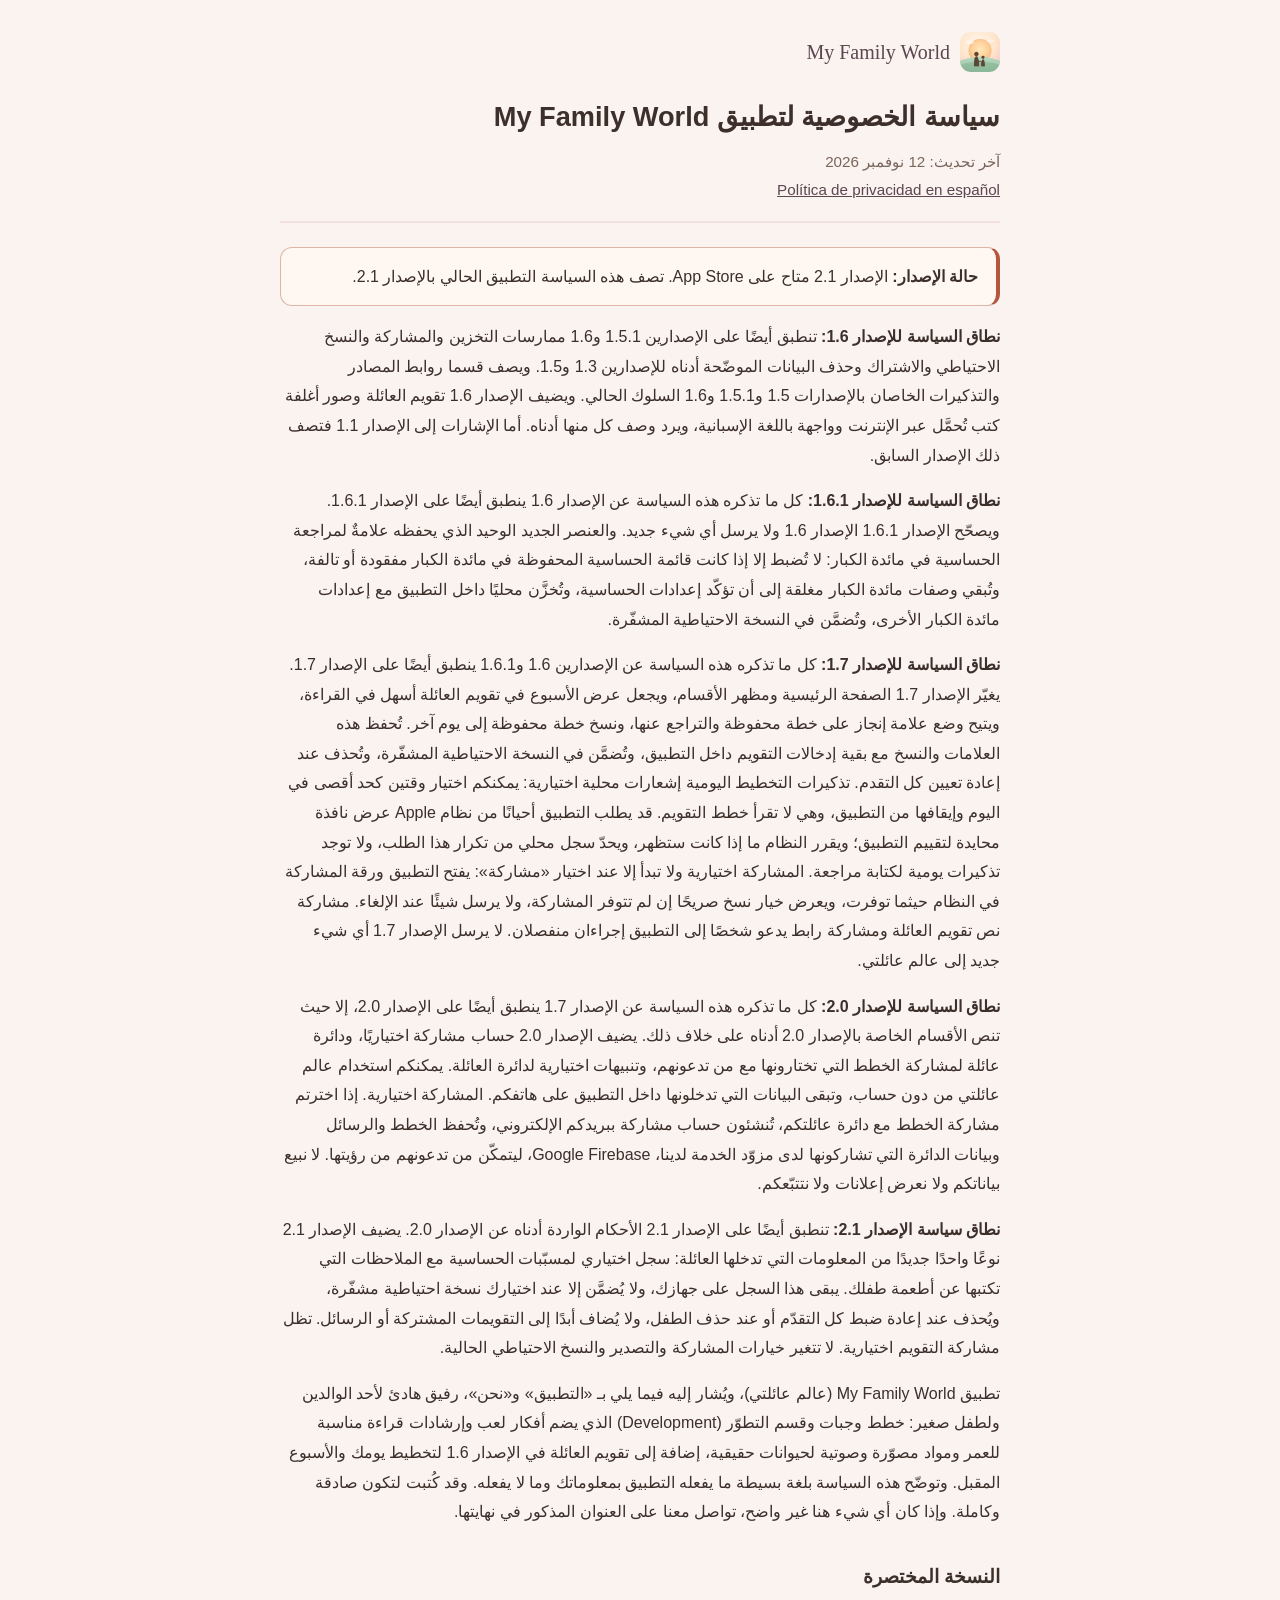
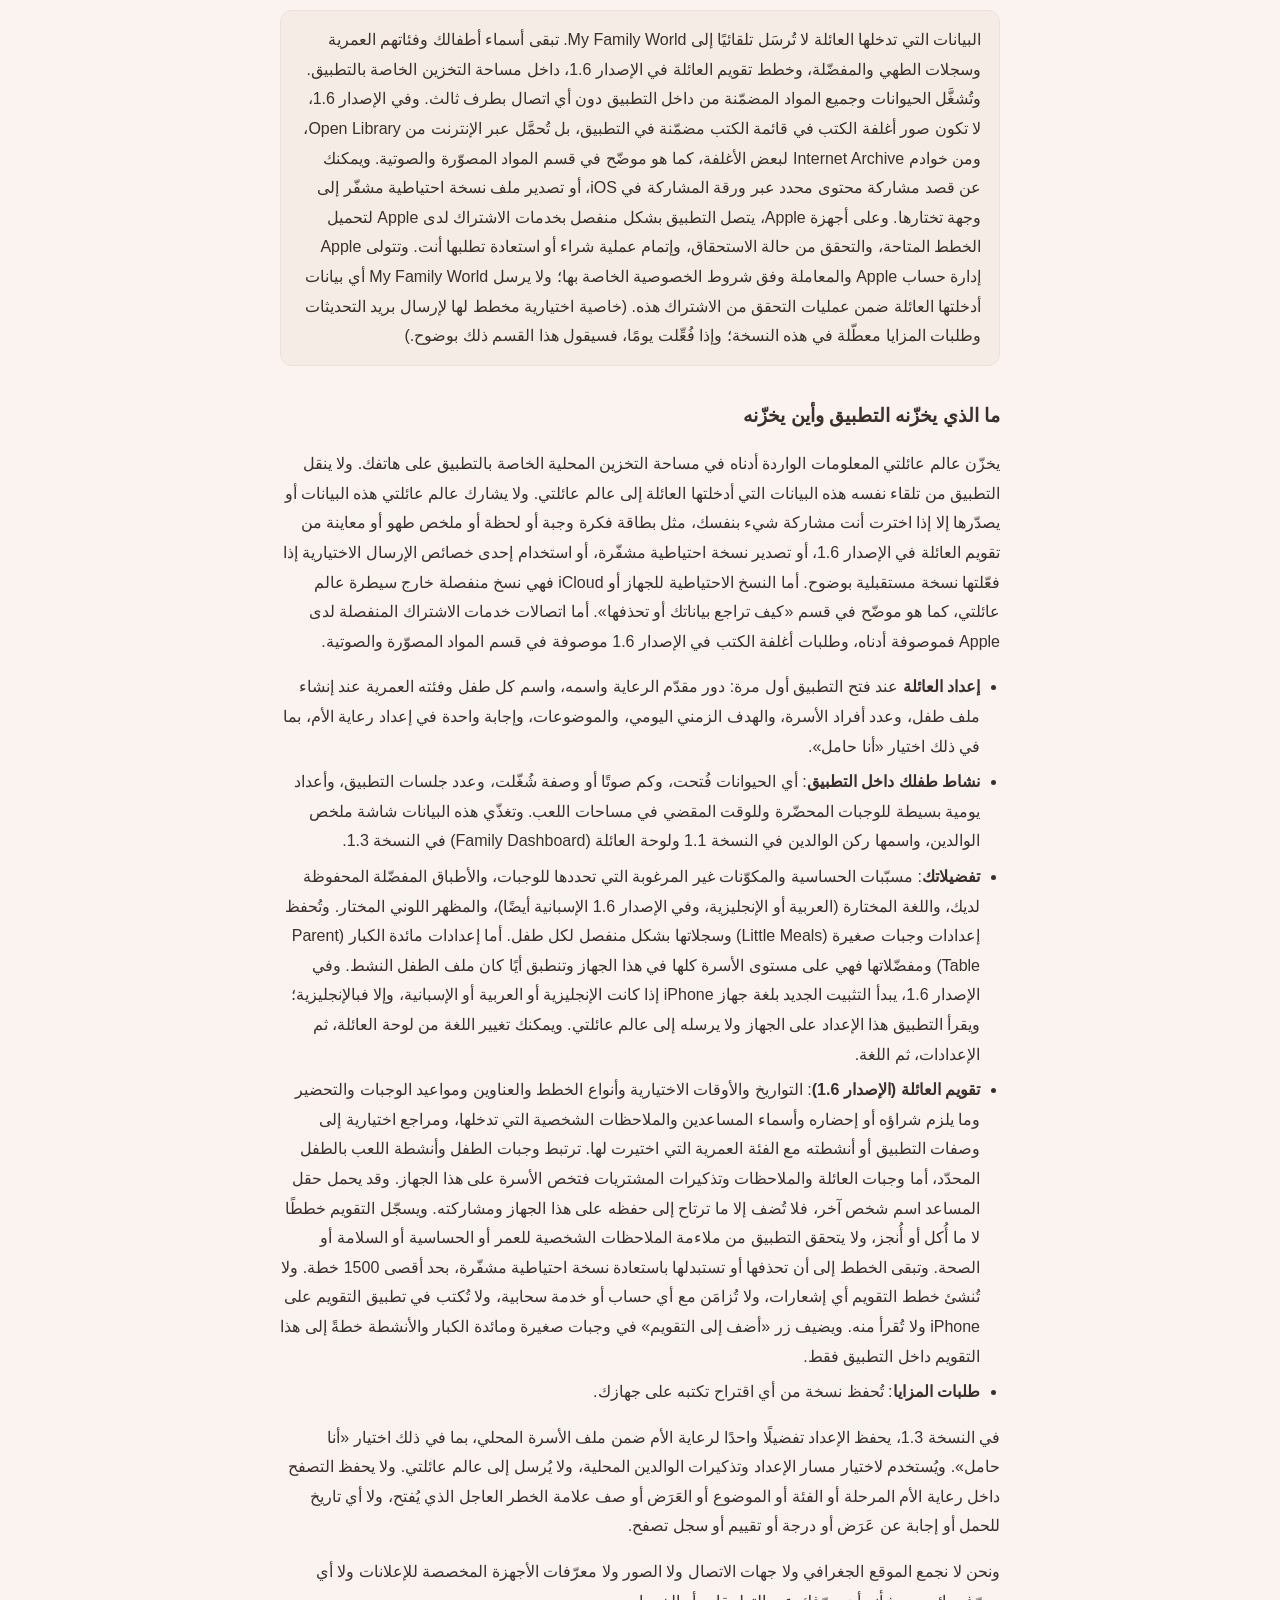
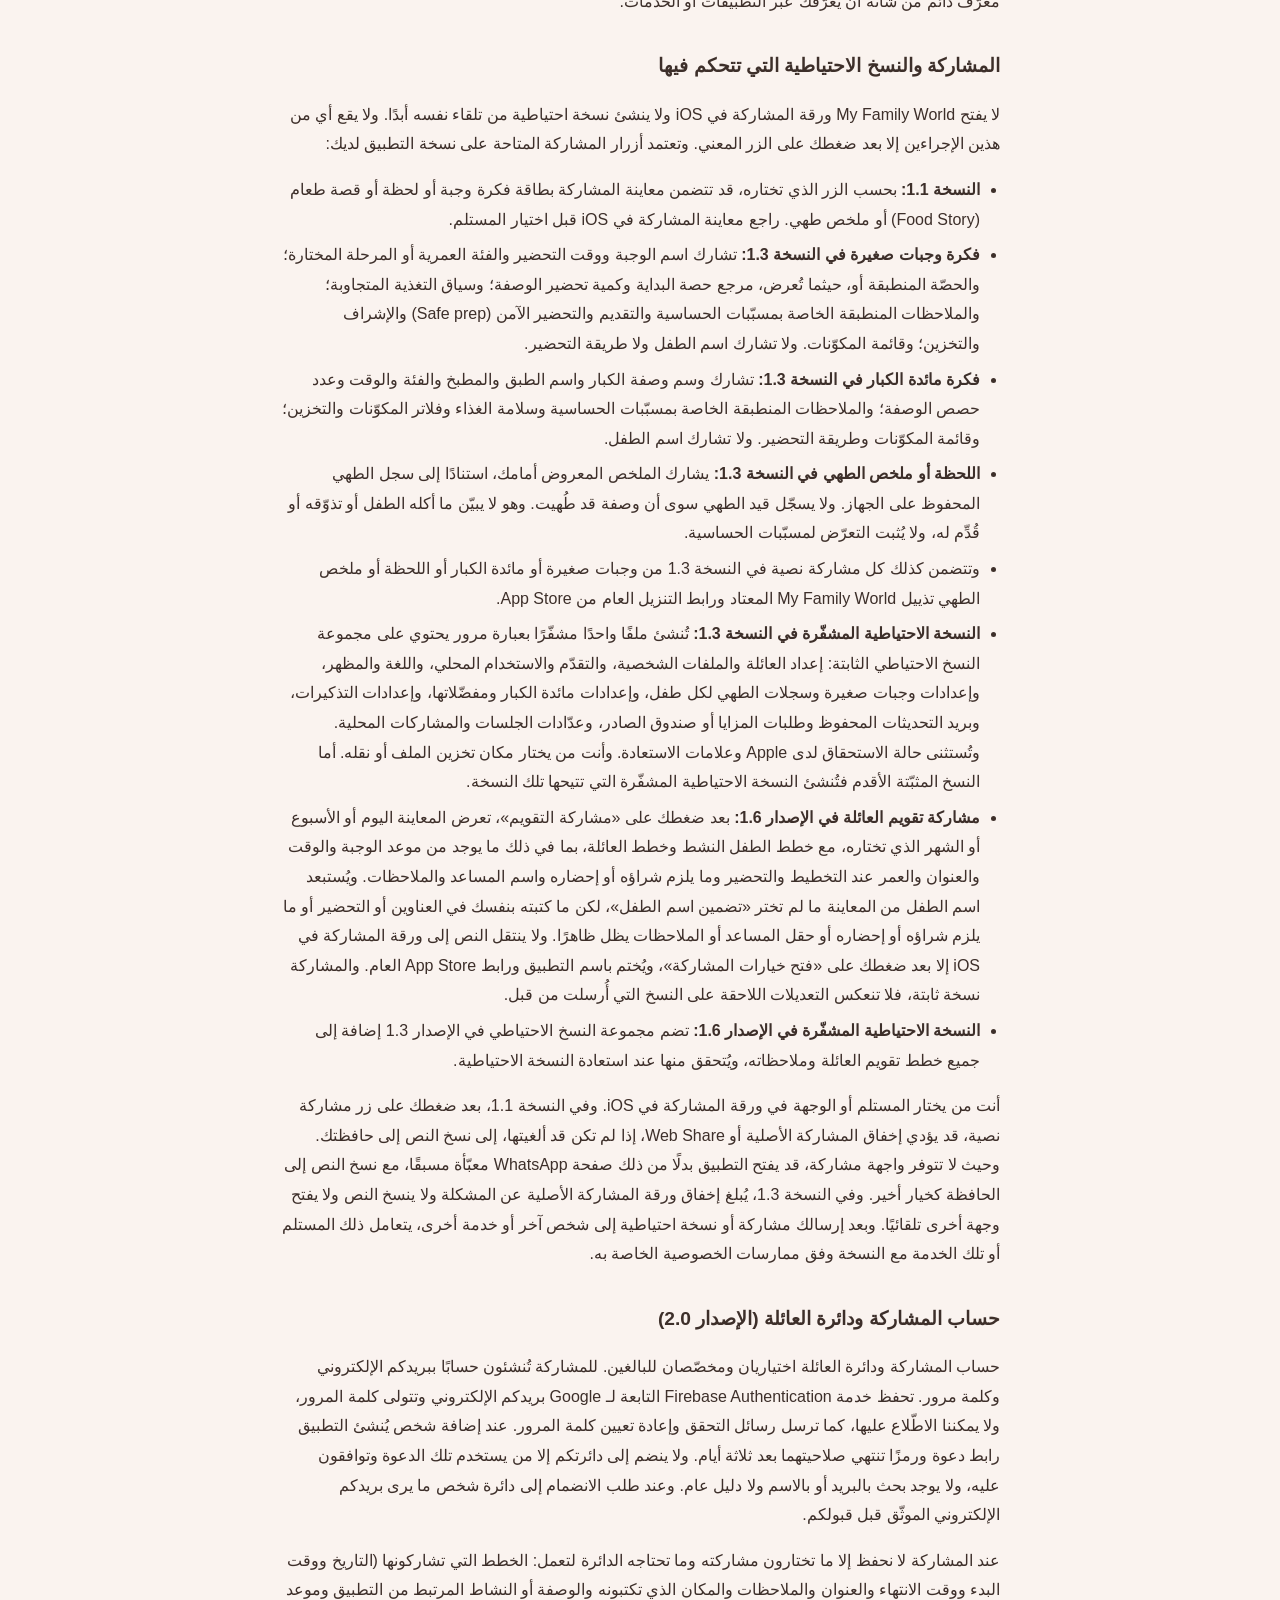
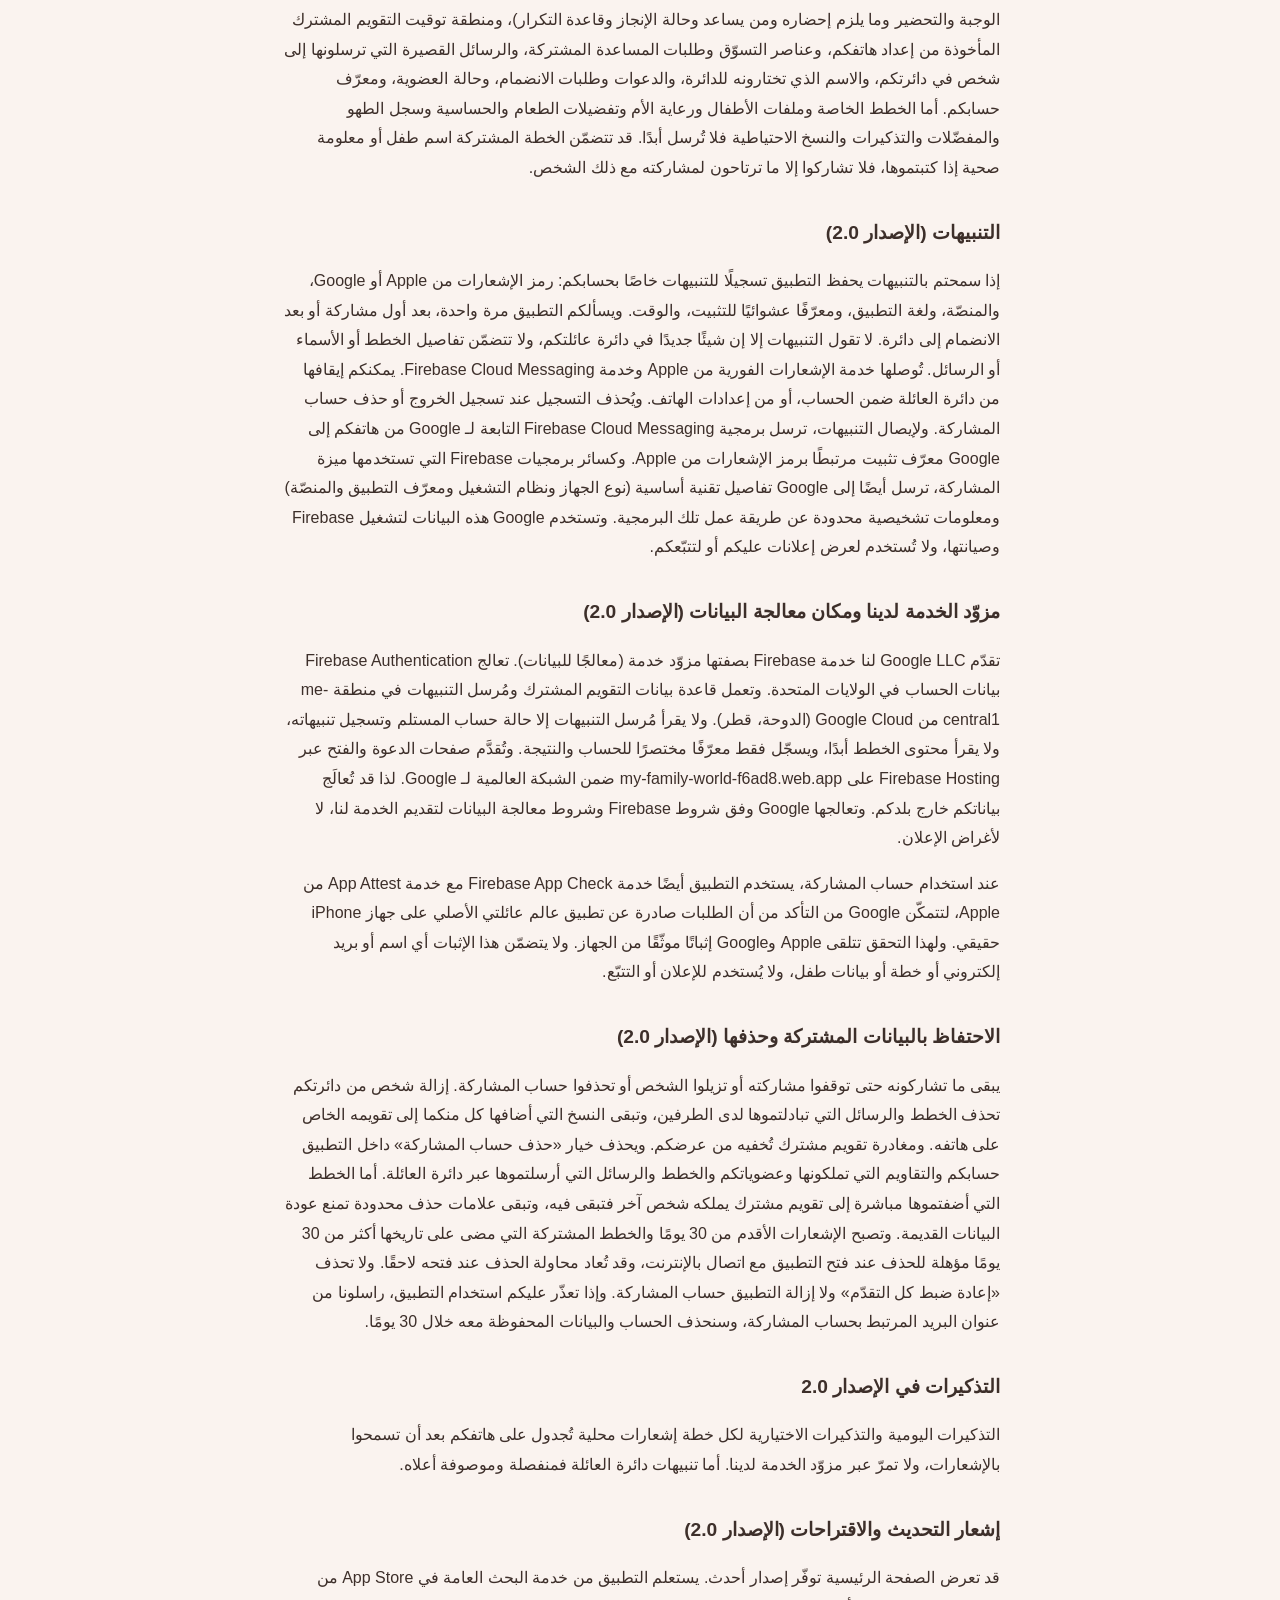
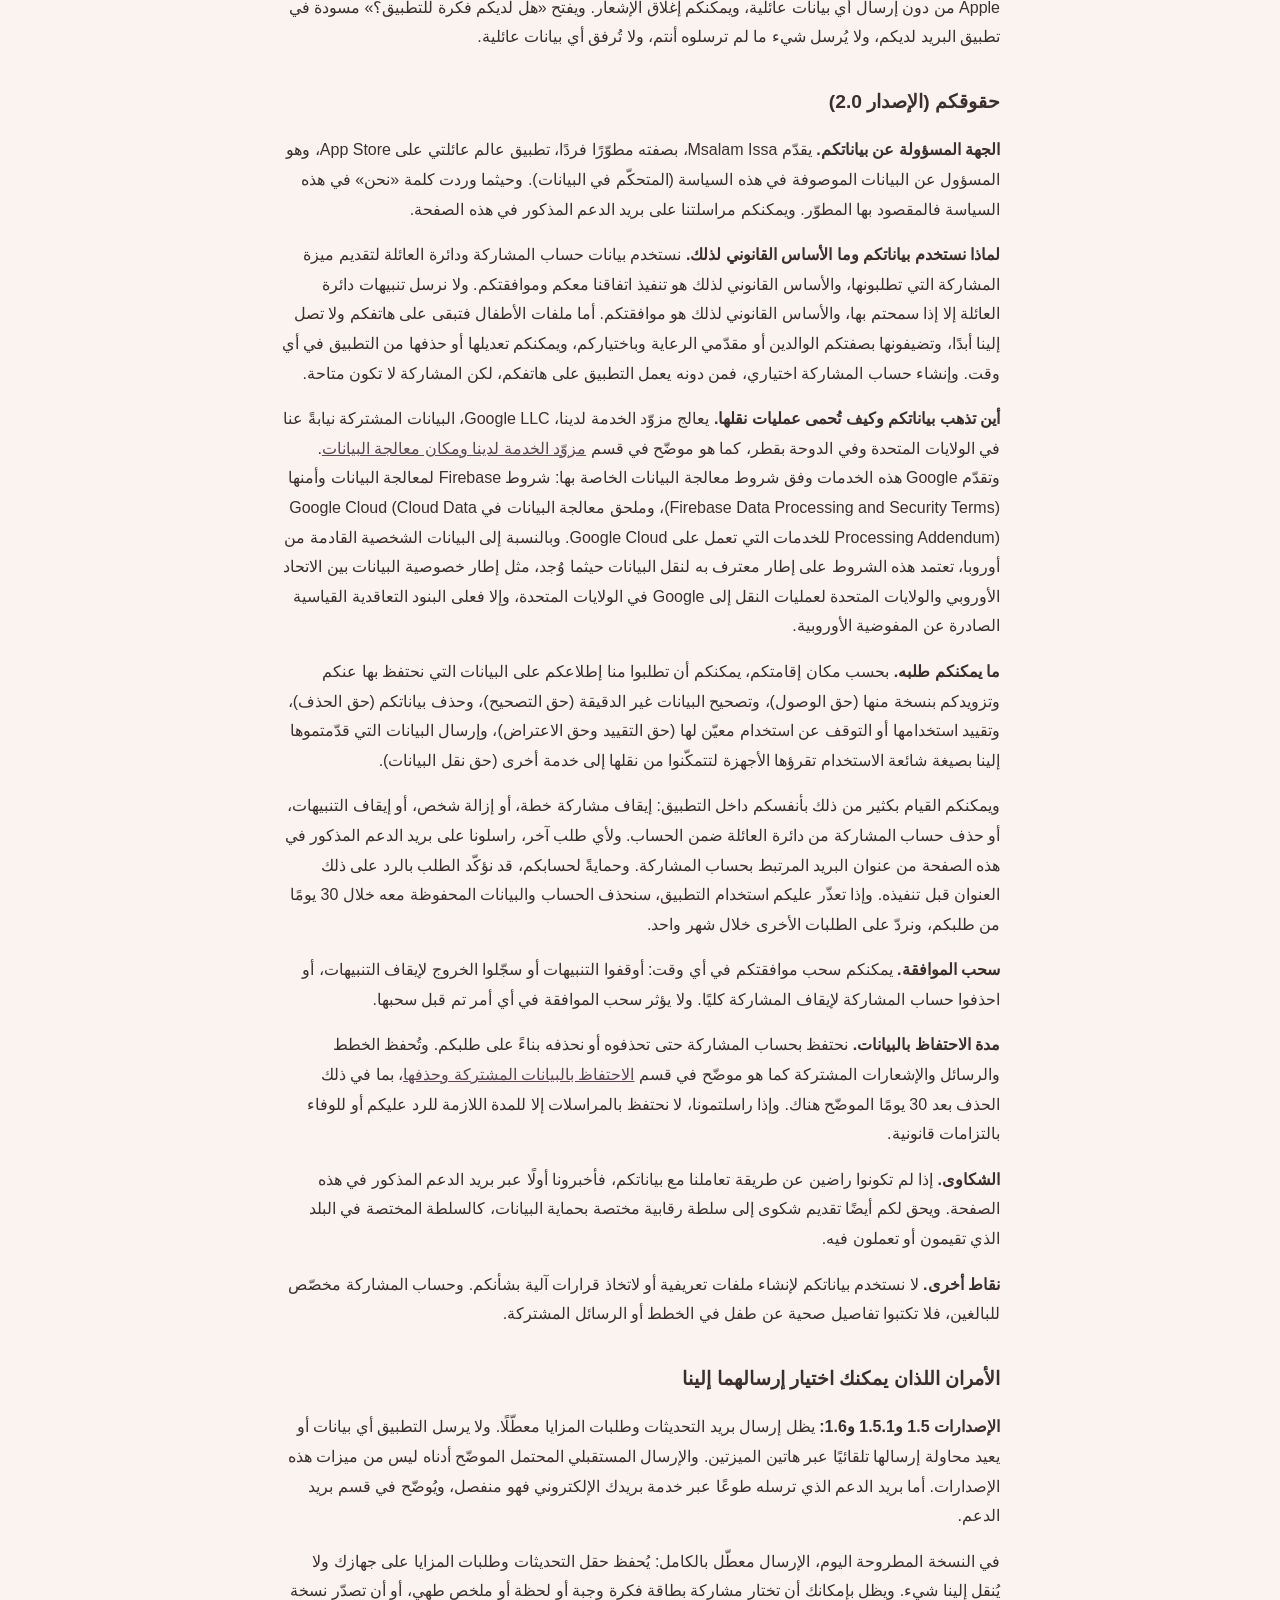
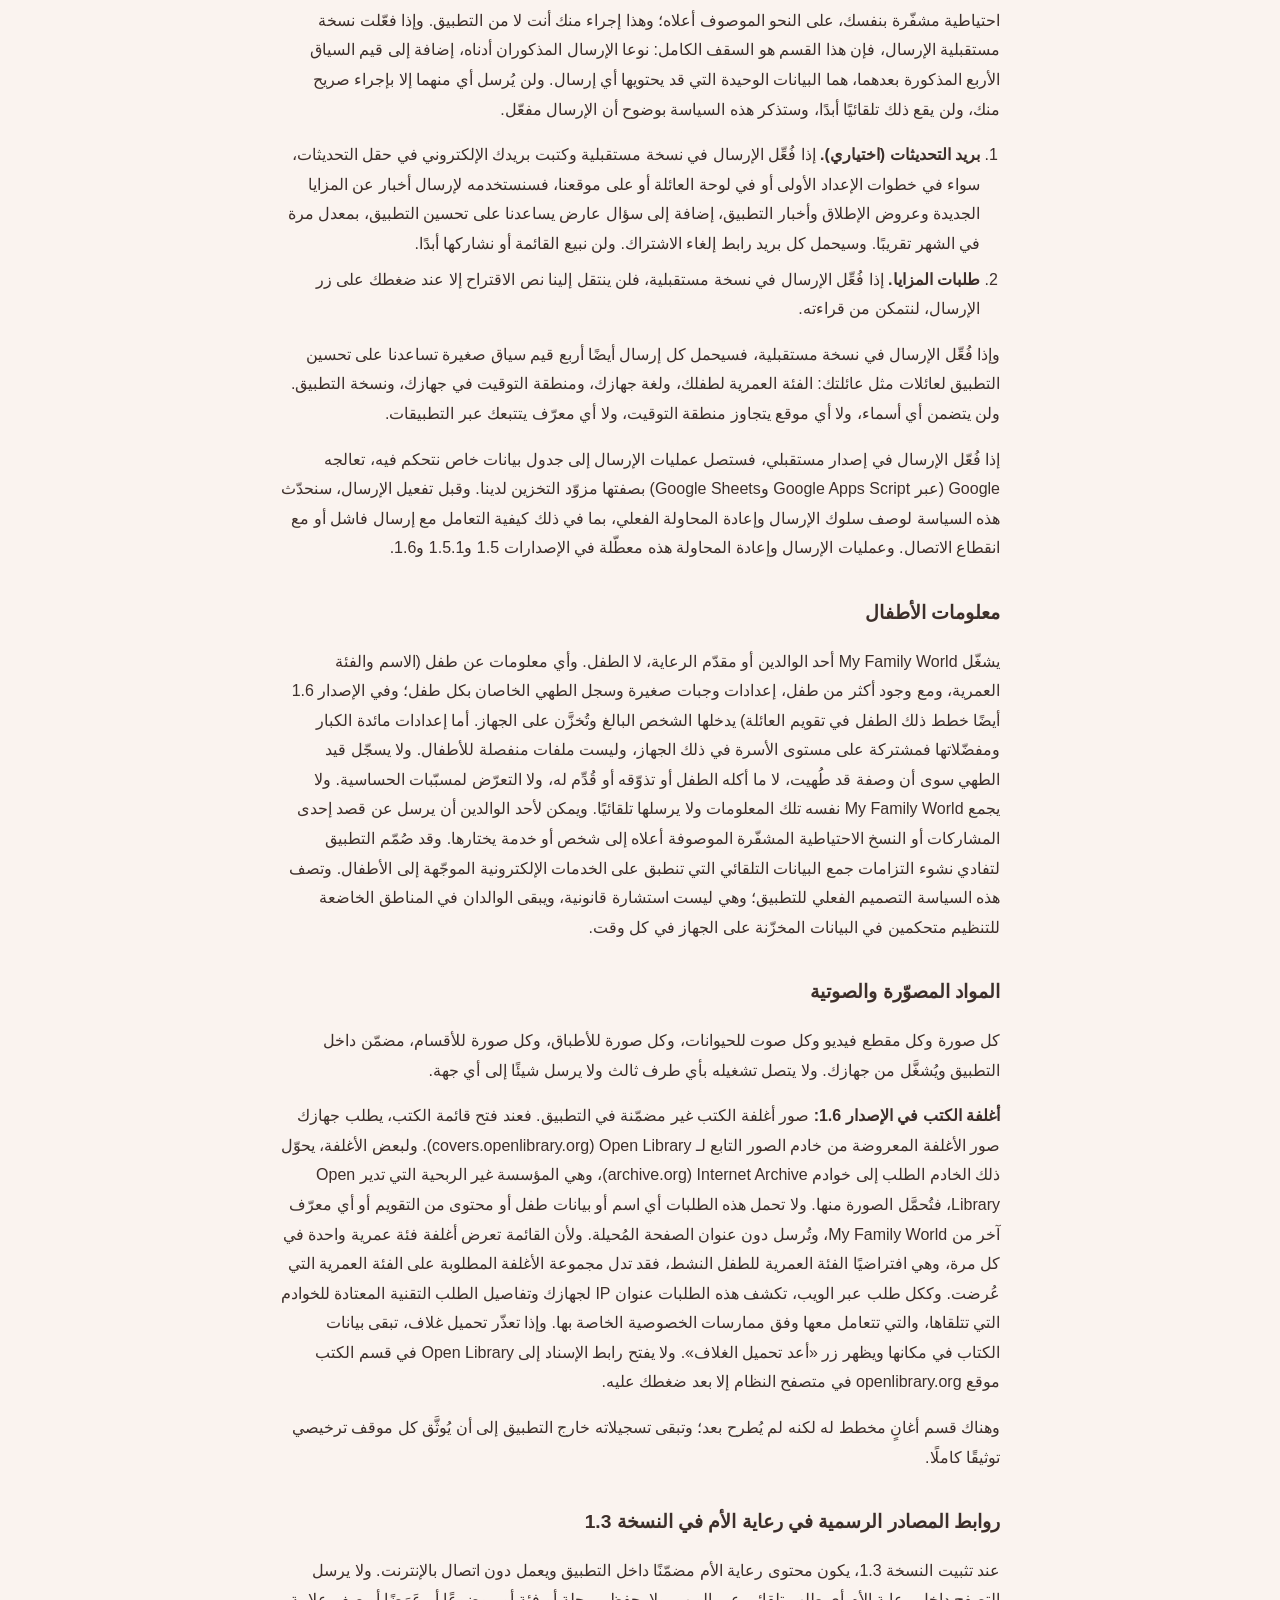
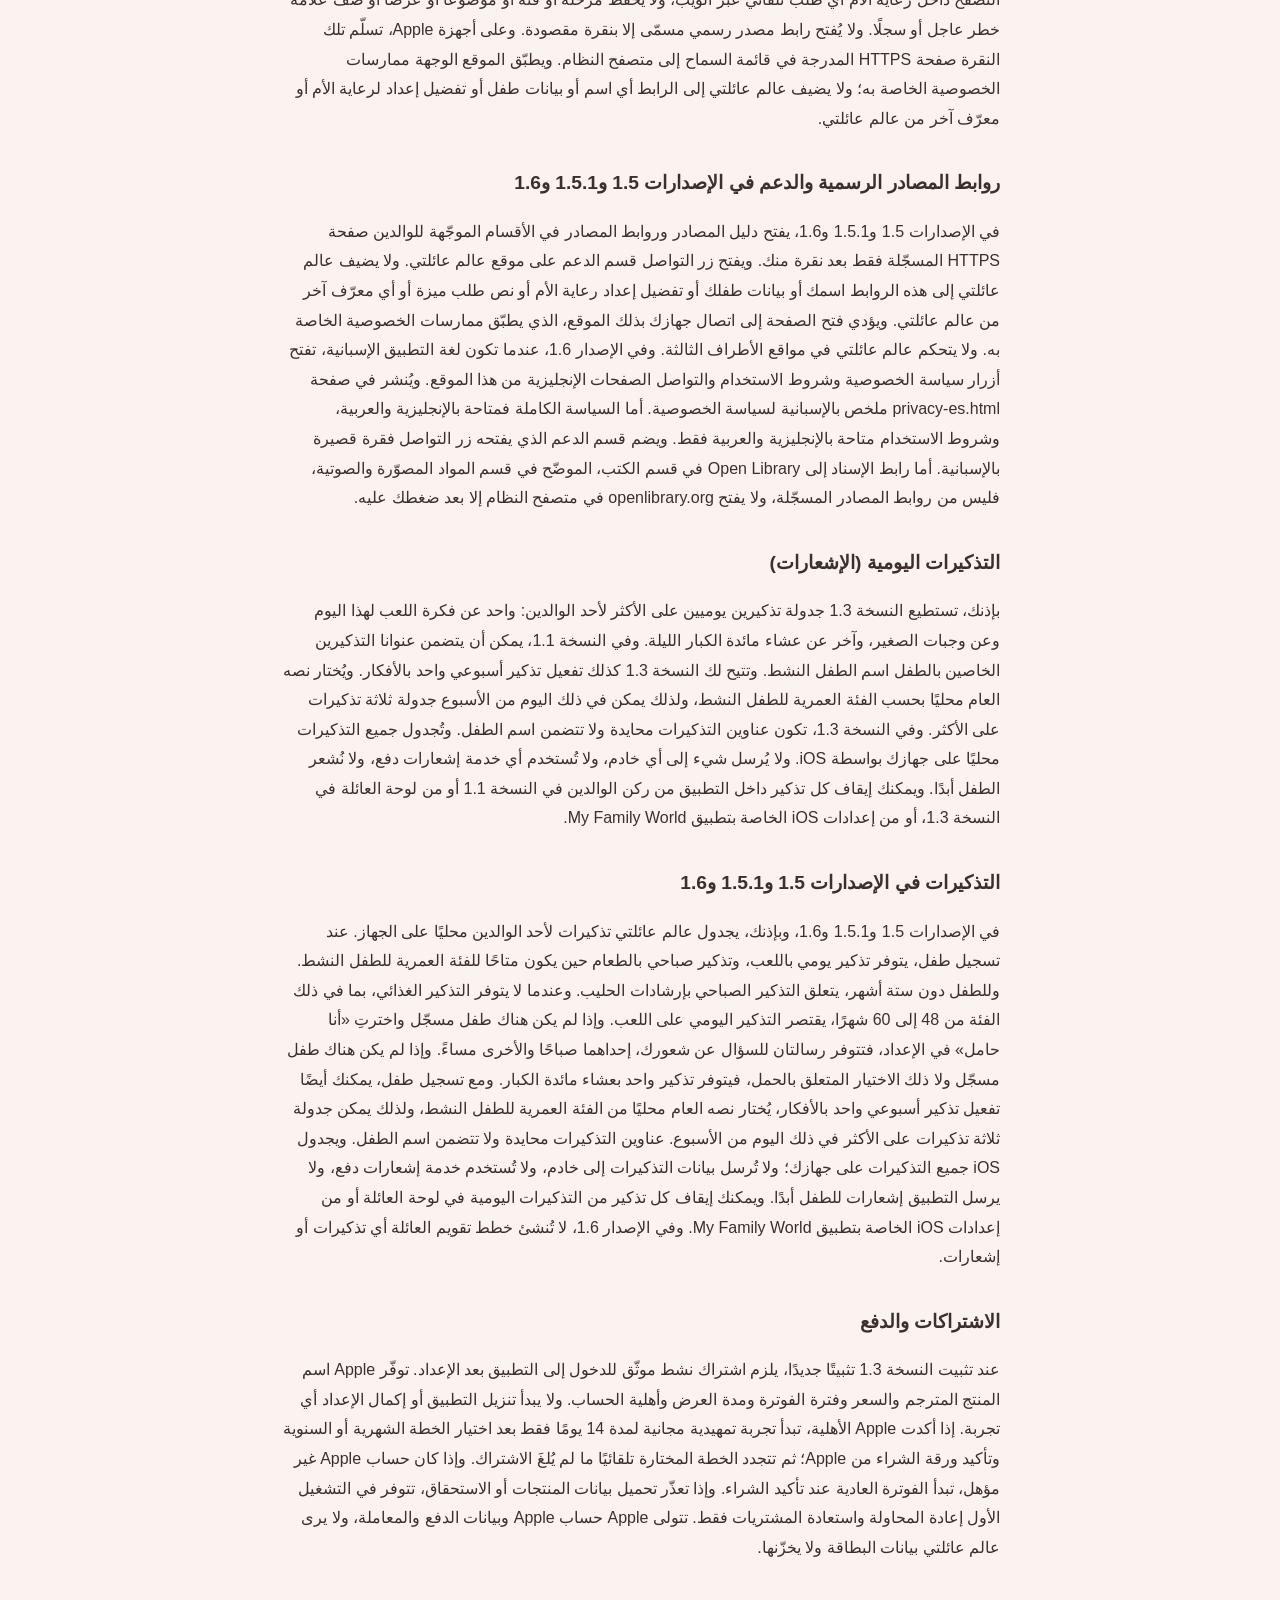
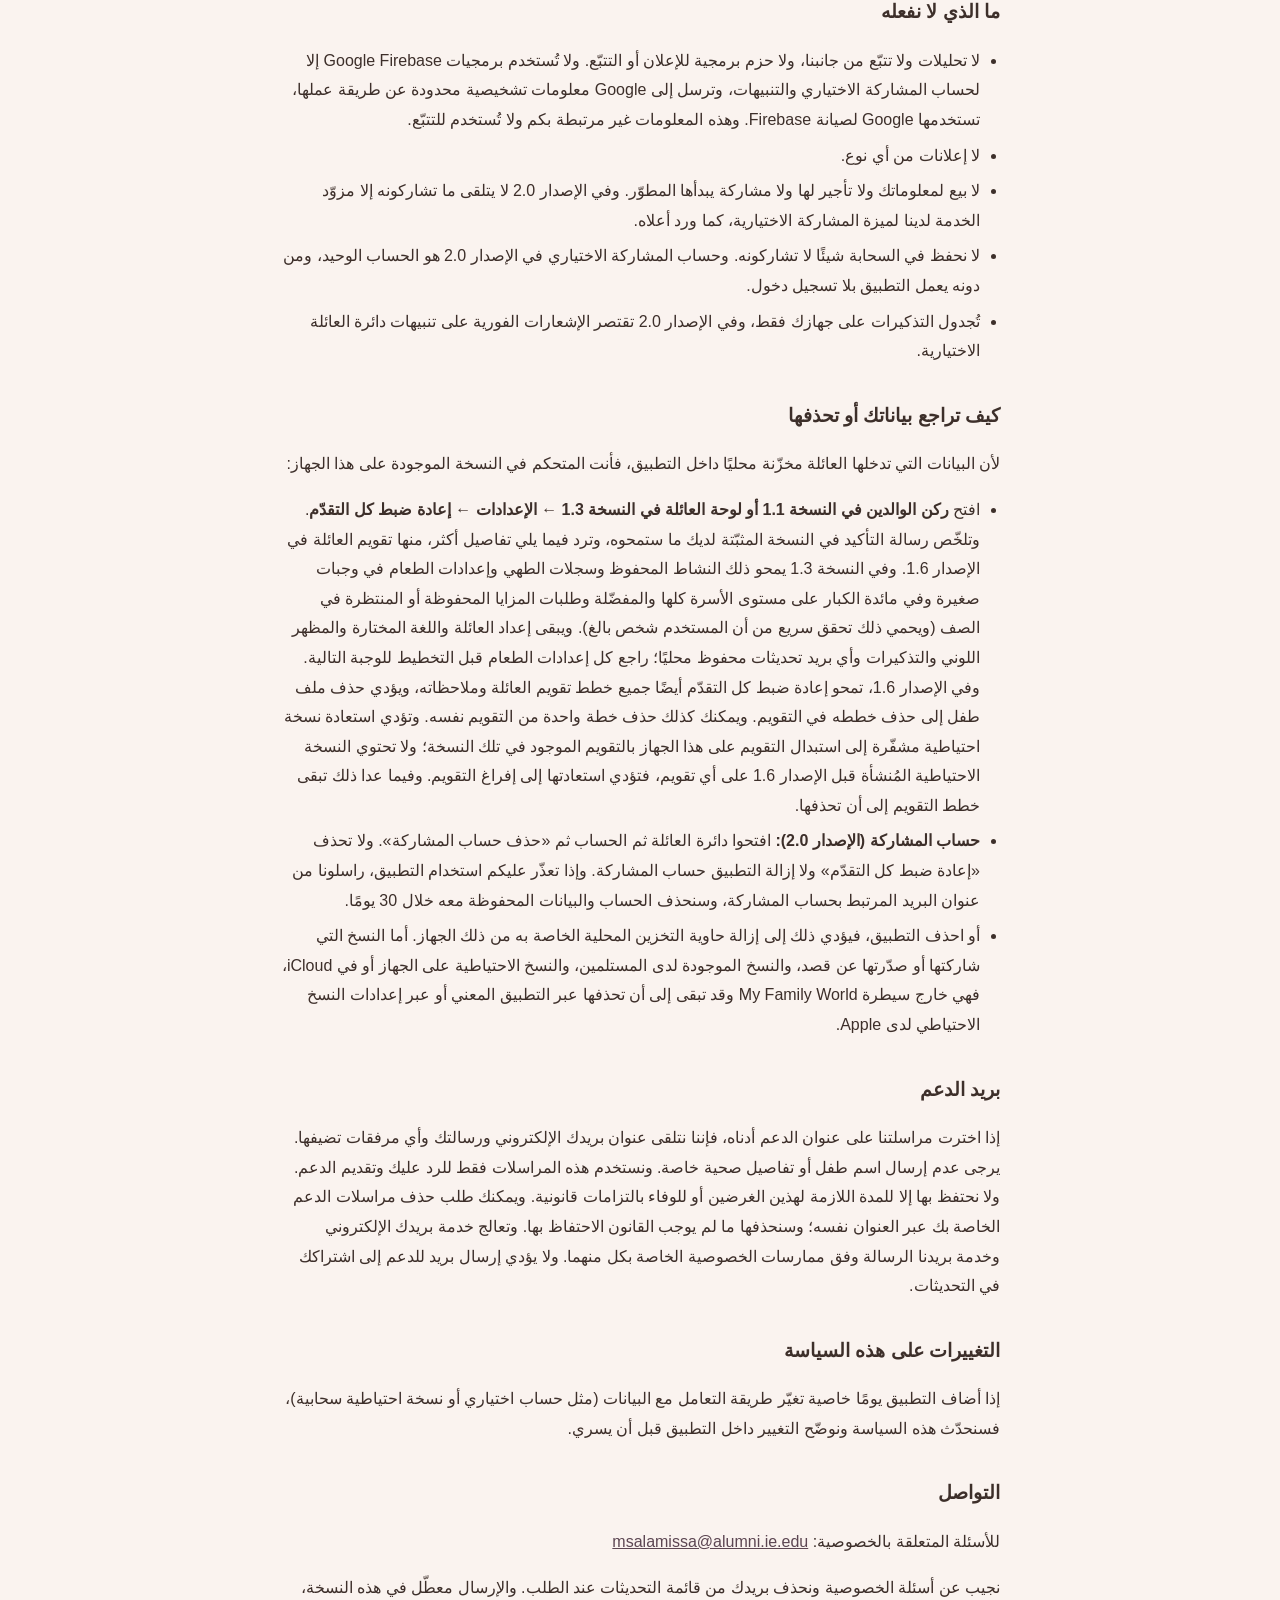
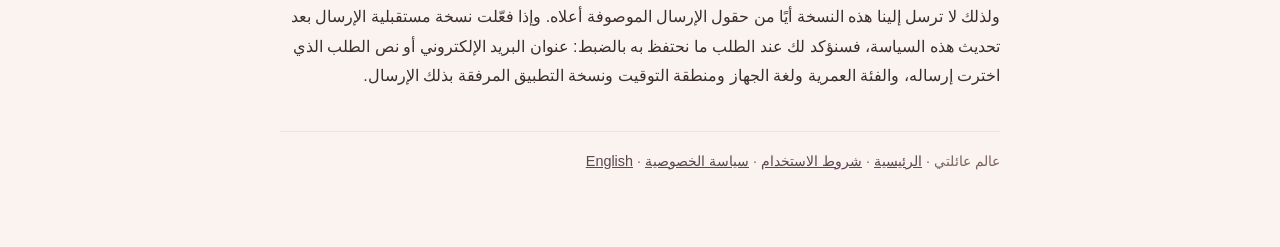
<file: privacy-ar.html>
<!DOCTYPE html>
<html lang="ar" dir="rtl">
<head>
<meta charset="UTF-8" />
<meta name="viewport" content="width=device-width, initial-scale=1.0" />
<meta name="theme-color" content="#faf3ef" />
<title>سياسة الخصوصية لتطبيق My Family World</title>
<link rel="icon" type="image/png" href="/assets/brand-icon.png" />
<link rel="apple-touch-icon" href="/assets/brand-icon.png" />
<link rel="canonical" href="https://msallamissa-star.github.io/privacy-ar.html" />
<meta name="description" content="سياسة الخصوصية لتطبيق عالم عائلتي على iPhone: ما يخزّنه التطبيق على جهازكم، وما تختارون مشاركته أو نسخه احتياطيًا، والتذكيرات المحلية الاختيارية، والاشتراك عبر Apple، وكيفية حذف بياناتكم." />
<meta property="og:site_name" content="My Family World" />
<meta property="og:title" content="سياسة خصوصية عالم عائلتي" />
<meta property="og:description" content="سياسة الخصوصية لتطبيق عالم عائلتي على iPhone: ما يخزّنه التطبيق على جهازكم، وما تختارون مشاركته أو نسخه احتياطيًا، والتذكيرات المحلية الاختيارية، والاشتراك عبر Apple، وكيفية حذف بياناتكم." />
<meta property="og:image" content="https://msallamissa-star.github.io/assets/brand-icon-512.png" />
<meta property="og:image:width" content="512" />
<meta property="og:image:height" content="512" />
<meta property="og:image:alt" content="My Family World app icon" />
<meta property="og:url" content="https://msallamissa-star.github.io/privacy-ar.html" />
<meta property="og:type" content="website" />
<meta property="og:locale" content="ar_AE" />
<link rel="alternate" hreflang="en" href="https://msallamissa-star.github.io/privacy.html" />
<link rel="alternate" hreflang="ar" href="https://msallamissa-star.github.io/privacy-ar.html" />
<link rel="alternate" hreflang="es" href="https://msallamissa-star.github.io/privacy-es.html" />
<link rel="alternate" hreflang="x-default" href="https://msallamissa-star.github.io/privacy.html" />
<style>
  :root { color-scheme: light; --ivory:#faf3ef; --ink:#3d2f2a; --soft:#7a655c; --terracotta:#b3573f; --plum:#5c4652; --rose:#f3e0dc; }
  body {
    margin: 0;
    background: var(--ivory);
    color: var(--ink);
    font-family: -apple-system, BlinkMacSystemFont, "Segoe UI", Roboto, Helvetica, Arial, sans-serif;
    line-height: 1.85;
    -webkit-text-size-adjust: 100%;
  }
  .wrap { max-width: 720px; margin: 0 auto; padding: 32px 20px 72px; }
  .brand { display:flex; align-items:center; gap:10px; margin-bottom:20px; }
  .brand img { width:40px; height:40px; border-radius:11px; display:block; }
  .brand span { font-family:Georgia,"Times New Roman",serif; font-size:1.25rem; color:var(--plum); }
  header { border-bottom: 2px solid var(--rose); padding-bottom: 16px; margin-bottom: 24px; }
  h1 { font-size: 1.7rem; margin: 0 0 6px; }
  h2 { font-size: 1.2rem; margin: 32px 0 8px; }
  .updated { color: var(--soft); font-size: 0.95rem; }
  ul, ol { padding-inline-start: 20px; padding-inline-end: 0; }
  li { margin: 6px 0; }
  a { color: var(--plum); }
  .short { background:#f5ece6; border: 1px solid var(--rose); border-radius: 12px; padding: 14px 18px; }
  .version-note { background:#fff7f2; border:1px solid #ddb6a8; border-inline-start:4px solid var(--terracotta); border-radius:12px; padding:14px 18px; }
  footer { margin-top: 40px; padding-top: 16px; border-top: 1px solid var(--rose); color: var(--soft); font-size: 0.9rem; }
</style>
</head>
<body>
<div class="wrap">
  <div class="brand"><img src="/assets/brand-icon.png" alt="" /><span>My Family World</span></div>
  <header>
    <h1>سياسة الخصوصية لتطبيق My Family World</h1>
    <div class="updated">آخر تحديث: 12 نوفمبر 2026</div>
    <div class="updated"><a href="privacy-es.html" hreflang="es" lang="es">Política de privacidad en español</a></div>
  </header>

  <p class="version-note"><strong>حالة الإصدار:</strong> الإصدار <bdi dir="ltr">2.1</bdi> متاح على <bdi dir="ltr" lang="en">App Store</bdi>. تصف هذه السياسة التطبيق الحالي بالإصدار <bdi dir="ltr">2.1</bdi>.</p>

  <p id="version-1-6-policy-scope"><strong>نطاق السياسة للإصدار <bdi dir="ltr">1.6</bdi>:</strong> تنطبق أيضًا على الإصدارين <bdi dir="ltr">1.5.1</bdi> و<bdi dir="ltr">1.6</bdi> ممارسات التخزين والمشاركة والنسخ الاحتياطي والاشتراك وحذف البيانات الموضّحة أدناه للإصدارين <bdi dir="ltr">1.3</bdi> و<bdi dir="ltr">1.5</bdi>. ويصف قسما روابط المصادر والتذكيرات الخاصان بالإصدارات <bdi dir="ltr">1.5</bdi> و<bdi dir="ltr">1.5.1</bdi> و<bdi dir="ltr">1.6</bdi> السلوك الحالي. ويضيف الإصدار <bdi dir="ltr">1.6</bdi> تقويم العائلة وصور أغلفة كتب تُحمَّل عبر الإنترنت وواجهة باللغة الإسبانية، ويرد وصف كل منها أدناه. أما الإشارات إلى الإصدار <bdi dir="ltr">1.1</bdi> فتصف ذلك الإصدار السابق.</p>

  <p id="version-1-6-1-policy-scope"><strong>نطاق السياسة للإصدار <bdi dir="ltr">1.6.1</bdi>:</strong> كل ما تذكره هذه السياسة عن الإصدار <bdi dir="ltr">1.6</bdi> ينطبق أيضًا على الإصدار <bdi dir="ltr">1.6.1</bdi>. ويصحّح الإصدار <bdi dir="ltr">1.6.1</bdi> الإصدار <bdi dir="ltr">1.6</bdi> ولا يرسل أي شيء جديد. والعنصر الجديد الوحيد الذي يحفظه علامةٌ لمراجعة الحساسية في مائدة الكبار: لا تُضبط إلا إذا كانت قائمة الحساسية المحفوظة في مائدة الكبار مفقودة أو تالفة، وتُبقي وصفات مائدة الكبار مغلقة إلى أن تؤكّد إعدادات الحساسية، وتُخزَّن محليًا داخل التطبيق مع إعدادات مائدة الكبار الأخرى، وتُضمَّن في النسخة الاحتياطية المشفّرة.</p>

<p id="version-1-7-policy-scope"><strong>نطاق السياسة للإصدار <bdi dir="ltr">1.7</bdi>:</strong> كل ما تذكره هذه السياسة عن الإصدارين <bdi dir="ltr">1.6</bdi> و<bdi dir="ltr">1.6.1</bdi> ينطبق أيضًا على الإصدار <bdi dir="ltr">1.7</bdi>. يغيّر الإصدار <bdi dir="ltr">1.7</bdi> الصفحة الرئيسية ومظهر الأقسام، ويجعل عرض الأسبوع في تقويم العائلة أسهل في القراءة، ويتيح وضع علامة إنجاز على خطة محفوظة والتراجع عنها، ونسخ خطة محفوظة إلى يوم آخر. تُحفظ هذه العلامات والنسخ مع بقية إدخالات التقويم داخل التطبيق، وتُضمَّن في النسخة الاحتياطية المشفّرة، وتُحذف عند إعادة تعيين كل التقدم. تذكيرات التخطيط اليومية إشعارات محلية اختيارية: يمكنكم اختيار وقتين كحد أقصى في اليوم وإيقافها من التطبيق، وهي لا تقرأ خطط التقويم. قد يطلب التطبيق أحيانًا من نظام Apple عرض نافذة محايدة لتقييم التطبيق؛ ويقرر النظام ما إذا كانت ستظهر، ويحدّ سجل محلي من تكرار هذا الطلب، ولا توجد تذكيرات يومية لكتابة مراجعة. المشاركة اختيارية ولا تبدأ إلا عند اختيار «مشاركة»: يفتح التطبيق ورقة المشاركة في النظام حيثما توفرت، ويعرض خيار نسخ صريحًا إن لم تتوفر المشاركة، ولا يرسل شيئًا عند الإلغاء. مشاركة نص تقويم العائلة ومشاركة رابط يدعو شخصًا إلى التطبيق إجراءان منفصلان. لا يرسل الإصدار <bdi dir="ltr">1.7</bdi> أي شيء جديد إلى عالم عائلتي.</p>

<p id="version-2-0-policy-scope"><strong>نطاق السياسة للإصدار <bdi dir="ltr">2.0</bdi>:</strong> كل ما تذكره هذه السياسة عن الإصدار <bdi dir="ltr">1.7</bdi> ينطبق أيضًا على الإصدار <bdi dir="ltr">2.0</bdi>، إلا حيث تنص الأقسام الخاصة بالإصدار <bdi dir="ltr">2.0</bdi> أدناه على خلاف ذلك. يضيف الإصدار <bdi dir="ltr">2.0</bdi> حساب مشاركة اختياريًا، ودائرة عائلة لمشاركة الخطط التي تختارونها مع من تدعونهم، وتنبيهات اختيارية لدائرة العائلة. يمكنكم استخدام عالم عائلتي من دون حساب، وتبقى البيانات التي تدخلونها داخل التطبيق على هاتفكم. المشاركة اختيارية. إذا اخترتم مشاركة الخطط مع دائرة عائلتكم، تُنشئون حساب مشاركة ببريدكم الإلكتروني، وتُحفظ الخطط والرسائل وبيانات الدائرة التي تشاركونها لدى مزوّد الخدمة لدينا، Google Firebase، ليتمكّن من تدعونهم من رؤيتها. لا نبيع بياناتكم ولا نعرض إعلانات ولا نتتبّعكم.</p>

  <p id="version-2-1-policy-scope"><strong>نطاق سياسة الإصدار <bdi dir="ltr">2.1</bdi>:</strong> تنطبق أيضًا على الإصدار <bdi dir="ltr">2.1</bdi> الأحكام الواردة أدناه عن الإصدار <bdi dir="ltr">2.0</bdi>. يضيف الإصدار <bdi dir="ltr">2.1</bdi> نوعًا واحدًا جديدًا من المعلومات التي تدخلها العائلة: سجل اختياري لمسبّبات الحساسية مع الملاحظات التي تكتبها عن أطعمة طفلك. يبقى هذا السجل على جهازك، ولا يُضمَّن إلا عند اختيارك نسخة احتياطية مشفّرة، ويُحذف عند إعادة ضبط كل التقدّم أو عند حذف الطفل، ولا يُضاف أبدًا إلى التقويمات المشتركة أو الرسائل. تظل مشاركة التقويم اختيارية. لا تتغير خيارات المشاركة والتصدير والنسخ الاحتياطي الحالية.</p>

  <p>تطبيق My Family World (عالم عائلتي)، ويُشار إليه فيما يلي بـ «التطبيق» و«نحن»، رفيق هادئ لأحد الوالدين ولطفل صغير: خطط وجبات وقسم التطوّر (Development) الذي يضم أفكار لعب وإرشادات قراءة مناسبة للعمر ومواد مصوّرة وصوتية لحيوانات حقيقية، إضافة إلى تقويم العائلة في الإصدار <bdi dir="ltr">1.6</bdi> لتخطيط يومك والأسبوع المقبل. وتوضّح هذه السياسة بلغة بسيطة ما يفعله التطبيق بمعلوماتك وما لا يفعله. وقد كُتبت لتكون صادقة وكاملة. وإذا كان أي شيء هنا غير واضح، تواصل معنا على العنوان المذكور في نهايتها.</p>

  <h2>النسخة المختصرة</h2>
  <p class="short">البيانات التي تدخلها العائلة لا تُرسَل تلقائيًا إلى My Family World. تبقى أسماء أطفالك وفئاتهم العمرية وسجلات الطهي والمفضّلة، وخطط تقويم العائلة في الإصدار <bdi dir="ltr">1.6</bdi>، داخل مساحة التخزين الخاصة بالتطبيق. وتُشغَّل الحيوانات وجميع المواد المضمّنة من داخل التطبيق دون أي اتصال بطرف ثالث. وفي الإصدار <bdi dir="ltr">1.6</bdi>، لا تكون صور أغلفة الكتب في قائمة الكتب مضمّنة في التطبيق، بل تُحمَّل عبر الإنترنت من <bdi dir="ltr" lang="en">Open Library</bdi>، ومن خوادم <bdi dir="ltr" lang="en">Internet Archive</bdi> لبعض الأغلفة، كما هو موضّح في قسم المواد المصوّرة والصوتية. ويمكنك عن قصد مشاركة محتوى محدد عبر ورقة المشاركة في iOS، أو تصدير ملف نسخة احتياطية مشفّر إلى وجهة تختارها. وعلى أجهزة Apple، يتصل التطبيق بشكل منفصل بخدمات الاشتراك لدى Apple لتحميل الخطط المتاحة، والتحقق من حالة الاستحقاق، وإتمام عملية شراء أو استعادة تطلبها أنت. وتتولى Apple إدارة حساب Apple والمعاملة وفق شروط الخصوصية الخاصة بها؛ ولا يرسل My Family World أي بيانات أدخلتها العائلة ضمن عمليات التحقق من الاشتراك هذه. (خاصية اختيارية مخطط لها لإرسال بريد التحديثات وطلبات المزايا معطّلة في هذه النسخة؛ وإذا فُعِّلت يومًا، فسيقول هذا القسم ذلك بوضوح.)</p>

  <h2>ما الذي يخزّنه التطبيق وأين يخزّنه</h2>
  <p>يخزّن عالم عائلتي المعلومات الواردة أدناه في مساحة التخزين المحلية الخاصة بالتطبيق على هاتفك. ولا ينقل التطبيق من تلقاء نفسه هذه البيانات التي أدخلتها العائلة إلى عالم عائلتي. ولا يشارك عالم عائلتي هذه البيانات أو يصدّرها إلا إذا اخترت أنت مشاركة شيء بنفسك، مثل بطاقة فكرة وجبة أو لحظة أو ملخص طهو أو معاينة من تقويم العائلة في الإصدار <bdi dir="ltr">1.6</bdi>، أو تصدير نسخة احتياطية مشفّرة، أو استخدام إحدى خصائص الإرسال الاختيارية إذا فعّلتها نسخة مستقبلية بوضوح. أما النسخ الاحتياطية للجهاز أو iCloud فهي نسخ منفصلة خارج سيطرة عالم عائلتي، كما هو موضّح في قسم «كيف تراجع بياناتك أو تحذفها». أما اتصالات خدمات الاشتراك المنفصلة لدى Apple فموصوفة أدناه، وطلبات أغلفة الكتب في الإصدار <bdi dir="ltr">1.6</bdi> موصوفة في قسم المواد المصوّرة والصوتية.</p>
  <ul>
    <li><strong>إعداد العائلة</strong> عند فتح التطبيق أول مرة: دور مقدّم الرعاية واسمه، واسم كل طفل وفئته العمرية عند إنشاء ملف طفل، وعدد أفراد الأسرة، والهدف الزمني اليومي، والموضوعات، وإجابة واحدة في إعداد رعاية الأم، بما في ذلك اختيار «أنا حامل».</li>
    <li><strong>نشاط طفلك داخل التطبيق</strong>: أي الحيوانات فُتحت، وكم صوتًا أو وصفة شُغّلت، وعدد جلسات التطبيق، وأعداد يومية بسيطة للوجبات المحضّرة وللوقت المقضي في مساحات اللعب. وتغذّي هذه البيانات شاشة ملخص الوالدين، واسمها ركن الوالدين في النسخة 1.1 ولوحة العائلة (Family Dashboard) في النسخة 1.3.</li>
    <li><strong>تفضيلاتك</strong>: مسبّبات الحساسية والمكوّنات غير المرغوبة التي تحددها للوجبات، والأطباق المفضّلة المحفوظة لديك، واللغة المختارة (العربية أو الإنجليزية، وفي الإصدار <bdi dir="ltr">1.6</bdi> الإسبانية أيضًا)، والمظهر اللوني المختار. وتُحفظ إعدادات وجبات صغيرة (Little Meals) وسجلاتها بشكل منفصل لكل طفل. أما إعدادات مائدة الكبار (Parent Table) ومفضّلاتها فهي على مستوى الأسرة كلها في هذا الجهاز وتنطبق أيًا كان ملف الطفل النشط. وفي الإصدار <bdi dir="ltr">1.6</bdi>، يبدأ التثبيت الجديد بلغة جهاز <bdi dir="ltr" lang="en">iPhone</bdi> إذا كانت الإنجليزية أو العربية أو الإسبانية، وإلا فبالإنجليزية؛ ويقرأ التطبيق هذا الإعداد على الجهاز ولا يرسله إلى عالم عائلتي. ويمكنك تغيير اللغة من لوحة العائلة، ثم الإعدادات، ثم اللغة.</li>
    <li><strong>تقويم العائلة (الإصدار <bdi dir="ltr">1.6</bdi>)</strong>: التواريخ والأوقات الاختيارية وأنواع الخطط والعناوين ومواعيد الوجبات والتحضير وما يلزم شراؤه أو إحضاره وأسماء المساعدين والملاحظات الشخصية التي تدخلها، ومراجع اختيارية إلى وصفات التطبيق أو أنشطته مع الفئة العمرية التي اختيرت لها. ترتبط وجبات الطفل وأنشطة اللعب بالطفل المحدّد، أما وجبات العائلة والملاحظات وتذكيرات المشتريات فتخص الأسرة على هذا الجهاز. وقد يحمل حقل المساعد اسم شخص آخر، فلا تُضف إلا ما ترتاح إلى حفظه على هذا الجهاز ومشاركته. ويسجّل التقويم خططًا لا ما أُكل أو أُنجز، ولا يتحقق التطبيق من ملاءمة الملاحظات الشخصية للعمر أو الحساسية أو السلامة أو الصحة. وتبقى الخطط إلى أن تحذفها أو تستبدلها باستعادة نسخة احتياطية مشفّرة، بحد أقصى <bdi dir="ltr">1500</bdi> خطة. ولا تُنشئ خطط التقويم أي إشعارات، ولا تُزامَن مع أي حساب أو خدمة سحابية، ولا تُكتب في تطبيق التقويم على <bdi dir="ltr" lang="en">iPhone</bdi> ولا تُقرأ منه. ويضيف زر «أضف إلى التقويم» في وجبات صغيرة ومائدة الكبار والأنشطة خطةً إلى هذا التقويم داخل التطبيق فقط.</li>
    <li><strong>طلبات المزايا</strong>: تُحفظ نسخة من أي اقتراح تكتبه على جهازك.</li>
  </ul>
  <p>في النسخة 1.3، يحفظ الإعداد تفضيلًا واحدًا لرعاية الأم ضمن ملف الأسرة المحلي، بما في ذلك اختيار «أنا حامل». ويُستخدم لاختيار مسار الإعداد وتذكيرات الوالدين المحلية، ولا يُرسل إلى عالم عائلتي. ولا يحفظ التصفح داخل رعاية الأم المرحلة أو الفئة أو الموضوع أو العَرَض أو صف علامة الخطر العاجل الذي يُفتح، ولا أي تاريخ للحمل أو إجابة عن عَرَض أو درجة أو تقييم أو سجل تصفح.</p>
  <p>ونحن لا نجمع الموقع الجغرافي ولا جهات الاتصال ولا الصور ولا معرّفات الأجهزة المخصصة للإعلانات ولا أي معرّف دائم من شأنه أن يعرّفك عبر التطبيقات أو الخدمات.</p>

  <h2>المشاركة والنسخ الاحتياطية التي تتحكم فيها</h2>
  <p>لا يفتح My Family World ورقة المشاركة في iOS ولا ينشئ نسخة احتياطية من تلقاء نفسه أبدًا. ولا يقع أي من هذين الإجراءين إلا بعد ضغطك على الزر المعني. وتعتمد أزرار المشاركة المتاحة على نسخة التطبيق لديك:</p>
  <ul>
    <li><strong>النسخة 1.1:</strong> بحسب الزر الذي تختاره، قد تتضمن معاينة المشاركة بطاقة فكرة وجبة أو لحظة أو قصة طعام (Food Story) أو ملخص طهي. راجع معاينة المشاركة في iOS قبل اختيار المستلم.</li>
    <li><strong>فكرة وجبات صغيرة في النسخة 1.3:</strong> تشارك اسم الوجبة ووقت التحضير والفئة العمرية أو المرحلة المختارة؛ والحصّة المنطبقة أو، حيثما تُعرض، مرجع حصة البداية وكمية تحضير الوصفة؛ وسياق التغذية المتجاوبة؛ والملاحظات المنطبقة الخاصة بمسبّبات الحساسية والتقديم والتحضير الآمن (Safe prep) والإشراف والتخزين؛ وقائمة المكوّنات. ولا تشارك اسم الطفل ولا طريقة التحضير.</li>
    <li><strong>فكرة مائدة الكبار في النسخة 1.3:</strong> تشارك وسم وصفة الكبار واسم الطبق والمطبخ والفئة والوقت وعدد حصص الوصفة؛ والملاحظات المنطبقة الخاصة بمسبّبات الحساسية وسلامة الغذاء وفلاتر المكوّنات والتخزين؛ وقائمة المكوّنات وطريقة التحضير. ولا تشارك اسم الطفل.</li>
    <li><strong>اللحظة أو ملخص الطهي في النسخة 1.3:</strong> يشارك الملخص المعروض أمامك، استنادًا إلى سجل الطهي المحفوظ على الجهاز. ولا يسجّل قيد الطهي سوى أن وصفة قد طُهيت. وهو لا يبيّن ما أكله الطفل أو تذوّقه أو قُدِّم له، ولا يُثبت التعرّض لمسبّبات الحساسية.</li>
    <li>وتتضمن كذلك كل مشاركة نصية في النسخة 1.3 من وجبات صغيرة أو مائدة الكبار أو اللحظة أو ملخص الطهي تذييل My Family World المعتاد ورابط التنزيل العام من App Store.</li>
    <li><strong>النسخة الاحتياطية المشفّرة في النسخة 1.3:</strong> تُنشئ ملفًا واحدًا مشفّرًا بعبارة مرور يحتوي على مجموعة النسخ الاحتياطي الثابتة: إعداد العائلة والملفات الشخصية، والتقدّم والاستخدام المحلي، واللغة والمظهر، وإعدادات وجبات صغيرة وسجلات الطهي لكل طفل، وإعدادات مائدة الكبار ومفضّلاتها، وإعدادات التذكيرات، وبريد التحديثات المحفوظ وطلبات المزايا أو صندوق الصادر، وعدّادات الجلسات والمشاركات المحلية. وتُستثنى حالة الاستحقاق لدى Apple وعلامات الاستعادة. وأنت من يختار مكان تخزين الملف أو نقله. أما النسخ المثبّتة الأقدم فتُنشئ النسخة الاحتياطية المشفّرة التي تتيحها تلك النسخة.</li>
    <li><strong>مشاركة تقويم العائلة في الإصدار <bdi dir="ltr">1.6</bdi>:</strong> بعد ضغطك على «مشاركة التقويم»، تعرض المعاينة اليوم أو الأسبوع أو الشهر الذي تختاره، مع خطط الطفل النشط وخطط العائلة، بما في ذلك ما يوجد من موعد الوجبة والوقت والعنوان والعمر عند التخطيط والتحضير وما يلزم شراؤه أو إحضاره واسم المساعد والملاحظات. ويُستبعد اسم الطفل من المعاينة ما لم تختر «تضمين اسم الطفل»، لكن ما كتبته بنفسك في العناوين أو التحضير أو ما يلزم شراؤه أو إحضاره أو حقل المساعد أو الملاحظات يظل ظاهرًا. ولا ينتقل النص إلى ورقة المشاركة في <bdi dir="ltr" lang="en">iOS</bdi> إلا بعد ضغطك على «فتح خيارات المشاركة»، ويُختم باسم التطبيق ورابط <bdi dir="ltr" lang="en">App Store</bdi> العام. والمشاركة نسخة ثابتة، فلا تنعكس التعديلات اللاحقة على النسخ التي أُرسلت من قبل.</li>
    <li><strong>النسخة الاحتياطية المشفّرة في الإصدار <bdi dir="ltr">1.6</bdi>:</strong> تضم مجموعة النسخ الاحتياطي في الإصدار <bdi dir="ltr">1.3</bdi> إضافة إلى جميع خطط تقويم العائلة وملاحظاته، ويُتحقق منها عند استعادة النسخة الاحتياطية.</li>
  </ul>
  <p>أنت من يختار المستلم أو الوجهة في ورقة المشاركة في iOS. وفي النسخة 1.1، بعد ضغطك على زر مشاركة نصية، قد يؤدي إخفاق المشاركة الأصلية أو Web Share، إذا لم تكن قد ألغيتها، إلى نسخ النص إلى حافظتك. وحيث لا تتوفر واجهة مشاركة، قد يفتح التطبيق بدلًا من ذلك صفحة WhatsApp معبّأة مسبقًا، مع نسخ النص إلى الحافظة كخيار أخير. وفي النسخة 1.3، يُبلغ إخفاق ورقة المشاركة الأصلية عن المشكلة ولا ينسخ النص ولا يفتح وجهة أخرى تلقائيًا. وبعد إرسالك مشاركة أو نسخة احتياطية إلى شخص آخر أو خدمة أخرى، يتعامل ذلك المستلم أو تلك الخدمة مع النسخة وفق ممارسات الخصوصية الخاصة به.</p>

  <h2 id="sharing-account">حساب المشاركة ودائرة العائلة (الإصدار <bdi dir="ltr">2.0</bdi>)</h2>
  <p>حساب المشاركة ودائرة العائلة اختياريان ومخصّصان للبالغين. للمشاركة تُنشئون حسابًا ببريدكم الإلكتروني وكلمة مرور. تحفظ خدمة Firebase Authentication التابعة لـ Google بريدكم الإلكتروني وتتولى كلمة المرور، ولا يمكننا الاطّلاع عليها، كما ترسل رسائل التحقق وإعادة تعيين كلمة المرور. عند إضافة شخص يُنشئ التطبيق رابط دعوة ورمزًا تنتهي صلاحيتهما بعد ثلاثة أيام. ولا ينضم إلى دائرتكم إلا من يستخدم تلك الدعوة وتوافقون عليه، ولا يوجد بحث بالبريد أو بالاسم ولا دليل عام. وعند طلب الانضمام إلى دائرة شخص ما يرى بريدكم الإلكتروني الموثّق قبل قبولكم.</p>
  <p>عند المشاركة لا نحفظ إلا ما تختارون مشاركته وما تحتاجه الدائرة لتعمل: الخطط التي تشاركونها (التاريخ ووقت البدء ووقت الانتهاء والعنوان والملاحظات والمكان الذي تكتبونه والوصفة أو النشاط المرتبط من التطبيق وموعد الوجبة والتحضير وما يلزم إحضاره ومن يساعد وحالة الإنجاز وقاعدة التكرار)، ومنطقة توقيت التقويم المشترك المأخوذة من إعداد هاتفكم، وعناصر التسوّق وطلبات المساعدة المشتركة، والرسائل القصيرة التي ترسلونها إلى شخص في دائرتكم، والاسم الذي تختارونه للدائرة، والدعوات وطلبات الانضمام، وحالة العضوية، ومعرّف حسابكم. أما الخطط الخاصة وملفات الأطفال ورعاية الأم وتفضيلات الطعام والحساسية وسجل الطهو والمفضّلات والتذكيرات والنسخ الاحتياطية فلا تُرسل أبدًا. قد تتضمّن الخطة المشتركة اسم طفل أو معلومة صحية إذا كتبتموها، فلا تشاركوا إلا ما ترتاحون لمشاركته مع ذلك الشخص.</p>

  <h2 id="alerts">التنبيهات (الإصدار <bdi dir="ltr">2.0</bdi>)</h2>
  <p>إذا سمحتم بالتنبيهات يحفظ التطبيق تسجيلًا للتنبيهات خاصًا بحسابكم: رمز الإشعارات من Apple أو Google، والمنصّة، ولغة التطبيق، ومعرّفًا عشوائيًا للتثبيت، والوقت. ويسألكم التطبيق مرة واحدة، بعد أول مشاركة أو بعد الانضمام إلى دائرة. لا تقول التنبيهات إلا إن شيئًا جديدًا في دائرة عائلتكم، ولا تتضمّن تفاصيل الخطط أو الأسماء أو الرسائل. تُوصلها خدمة الإشعارات الفورية من Apple وخدمة Firebase Cloud Messaging. يمكنكم إيقافها من دائرة العائلة ضمن الحساب، أو من إعدادات الهاتف. ويُحذف التسجيل عند تسجيل الخروج أو حذف حساب المشاركة. ولإيصال التنبيهات، ترسل برمجية Firebase Cloud Messaging التابعة لـ Google من هاتفكم إلى Google معرّف تثبيت مرتبطًا برمز الإشعارات من Apple. وكسائر برمجيات Firebase التي تستخدمها ميزة المشاركة، ترسل أيضًا إلى Google تفاصيل تقنية أساسية (نوع الجهاز ونظام التشغيل ومعرّف التطبيق والمنصّة) ومعلومات تشخيصية محدودة عن طريقة عمل تلك البرمجية. وتستخدم Google هذه البيانات لتشغيل Firebase وصيانتها، ولا تُستخدم لعرض إعلانات عليكم أو لتتبّعكم.</p>

  <h2 id="service-provider">مزوّد الخدمة لدينا ومكان معالجة البيانات (الإصدار <bdi dir="ltr">2.0</bdi>)</h2>
  <p>تقدّم Google LLC لنا خدمة Firebase بصفتها مزوّد خدمة (معالجًا للبيانات). تعالج Firebase Authentication بيانات الحساب في الولايات المتحدة. وتعمل قاعدة بيانات التقويم المشترك ومُرسل التنبيهات في منطقة <bdi dir="ltr">me-central1</bdi> من Google Cloud (الدوحة، قطر). ولا يقرأ مُرسل التنبيهات إلا حالة حساب المستلم وتسجيل تنبيهاته، ولا يقرأ محتوى الخطط أبدًا، ويسجّل فقط معرّفًا مختصرًا للحساب والنتيجة. وتُقدَّم صفحات الدعوة والفتح عبر Firebase Hosting على <bdi dir="ltr">my-family-world-f6ad8.web.app</bdi> ضمن الشبكة العالمية لـ Google. لذا قد تُعالَج بياناتكم خارج بلدكم. وتعالجها Google وفق شروط Firebase وشروط معالجة البيانات لتقديم الخدمة لنا، لا لأغراض الإعلان.</p>
  <p id="app-check">عند استخدام حساب المشاركة، يستخدم التطبيق أيضًا خدمة Firebase App Check مع خدمة App Attest من Apple، لتتمكّن Google من التأكد من أن الطلبات صادرة عن تطبيق عالم عائلتي الأصلي على جهاز iPhone حقيقي. ولهذا التحقق تتلقى Apple وGoogle إثباتًا موثّقًا من الجهاز. ولا يتضمّن هذا الإثبات أي اسم أو بريد إلكتروني أو خطة أو بيانات طفل، ولا يُستخدم للإعلان أو التتبّع.</p>

  <h2 id="keeping-deleting-shared">الاحتفاظ بالبيانات المشتركة وحذفها (الإصدار <bdi dir="ltr">2.0</bdi>)</h2>
  <p>يبقى ما تشاركونه حتى توقفوا مشاركته أو تزيلوا الشخص أو تحذفوا حساب المشاركة. إزالة شخص من دائرتكم تحذف الخطط والرسائل التي تبادلتموها لدى الطرفين، وتبقى النسخ التي أضافها كل منكما إلى تقويمه الخاص على هاتفه. ومغادرة تقويم مشترك تُخفيه من عرضكم. ويحذف خيار «حذف حساب المشاركة» داخل التطبيق حسابكم والتقاويم التي تملكونها وعضوياتكم والخطط والرسائل التي أرسلتموها عبر دائرة العائلة. أما الخطط التي أضفتموها مباشرة إلى تقويم مشترك يملكه شخص آخر فتبقى فيه، وتبقى علامات حذف محدودة تمنع عودة البيانات القديمة. وتصبح الإشعارات الأقدم من 30 يومًا والخطط المشتركة التي مضى على تاريخها أكثر من 30 يومًا مؤهلة للحذف عند فتح التطبيق مع اتصال بالإنترنت، وقد تُعاد محاولة الحذف عند فتحه لاحقًا. ولا تحذف «إعادة ضبط كل التقدّم» ولا إزالة التطبيق حساب المشاركة. وإذا تعذّر عليكم استخدام التطبيق، راسلونا من عنوان البريد المرتبط بحساب المشاركة، وسنحذف الحساب والبيانات المحفوظة معه خلال 30 يومًا.</p>

  <h2 id="reminders-2-0">التذكيرات في الإصدار <bdi dir="ltr">2.0</bdi></h2>
  <p>التذكيرات اليومية والتذكيرات الاختيارية لكل خطة إشعارات محلية تُجدول على هاتفكم بعد أن تسمحوا بالإشعارات، ولا تمرّ عبر مزوّد الخدمة لدينا. أما تنبيهات دائرة العائلة فمنفصلة وموصوفة أعلاه.</p>

  <h2 id="update-notice">إشعار التحديث والاقتراحات (الإصدار <bdi dir="ltr">2.0</bdi>)</h2>
  <p>قد تعرض الصفحة الرئيسية توفّر إصدار أحدث. يستعلم التطبيق من خدمة البحث العامة في App Store من Apple من دون إرسال أي بيانات عائلية، ويمكنكم إغلاق الإشعار. ويفتح «هل لديكم فكرة للتطبيق؟» مسودة في تطبيق البريد لديكم، ولا يُرسل شيء ما لم ترسلوه أنتم، ولا تُرفق أي بيانات عائلية.</p>

  <h2 id="your-rights">حقوقكم (الإصدار <bdi dir="ltr">2.0</bdi>)</h2>
  <p><strong>الجهة المسؤولة عن بياناتكم.</strong> يقدّم <bdi dir="ltr">Msalam Issa</bdi>، بصفته مطوّرًا فردًا، تطبيق عالم عائلتي على App Store، وهو المسؤول عن البيانات الموصوفة في هذه السياسة (المتحكّم في البيانات). وحيثما وردت كلمة «نحن» في هذه السياسة فالمقصود بها المطوّر. ويمكنكم مراسلتنا على بريد الدعم المذكور في هذه الصفحة.</p>
  <p><strong>لماذا نستخدم بياناتكم وما الأساس القانوني لذلك.</strong> نستخدم بيانات حساب المشاركة ودائرة العائلة لتقديم ميزة المشاركة التي تطلبونها، والأساس القانوني لذلك هو تنفيذ اتفاقنا معكم وموافقتكم. ولا نرسل تنبيهات دائرة العائلة إلا إذا سمحتم بها، والأساس القانوني لذلك هو موافقتكم. أما ملفات الأطفال فتبقى على هاتفكم ولا تصل إلينا أبدًا، وتضيفونها بصفتكم الوالدين أو مقدّمي الرعاية وباختياركم، ويمكنكم تعديلها أو حذفها من التطبيق في أي وقت. وإنشاء حساب المشاركة اختياري، فمن دونه يعمل التطبيق على هاتفكم، لكن المشاركة لا تكون متاحة.</p>
  <p><strong>أين تذهب بياناتكم وكيف تُحمى عمليات نقلها.</strong> يعالج مزوّد الخدمة لدينا، Google LLC، البيانات المشتركة نيابةً عنا في الولايات المتحدة وفي الدوحة بقطر، كما هو موضّح في قسم <a href="#service-provider">مزوّد الخدمة لدينا ومكان معالجة البيانات</a>. وتقدّم Google هذه الخدمات وفق شروط معالجة البيانات الخاصة بها: شروط Firebase لمعالجة البيانات وأمنها (Firebase Data Processing and Security Terms)، وملحق معالجة البيانات في Google Cloud (Cloud Data Processing Addendum) للخدمات التي تعمل على Google Cloud. وبالنسبة إلى البيانات الشخصية القادمة من أوروبا، تعتمد هذه الشروط على إطار معترف به لنقل البيانات حيثما وُجد، مثل إطار خصوصية البيانات بين الاتحاد الأوروبي والولايات المتحدة لعمليات النقل إلى Google في الولايات المتحدة، وإلا فعلى البنود التعاقدية القياسية الصادرة عن المفوضية الأوروبية.</p>
  <p><strong>ما يمكنكم طلبه.</strong> بحسب مكان إقامتكم، يمكنكم أن تطلبوا منا إطلاعكم على البيانات التي نحتفظ بها عنكم وتزويدكم بنسخة منها (حق الوصول)، وتصحيح البيانات غير الدقيقة (حق التصحيح)، وحذف بياناتكم (حق الحذف)، وتقييد استخدامها أو التوقف عن استخدام معيّن لها (حق التقييد وحق الاعتراض)، وإرسال البيانات التي قدّمتموها إلينا بصيغة شائعة الاستخدام تقرؤها الأجهزة لتتمكّنوا من نقلها إلى خدمة أخرى (حق نقل البيانات).</p>
  <p>ويمكنكم القيام بكثير من ذلك بأنفسكم داخل التطبيق: إيقاف مشاركة خطة، أو إزالة شخص، أو إيقاف التنبيهات، أو حذف حساب المشاركة من دائرة العائلة ضمن الحساب. ولأي طلب آخر، راسلونا على بريد الدعم المذكور في هذه الصفحة من عنوان البريد المرتبط بحساب المشاركة. وحمايةً لحسابكم، قد نؤكّد الطلب بالرد على ذلك العنوان قبل تنفيذه. وإذا تعذّر عليكم استخدام التطبيق، سنحذف الحساب والبيانات المحفوظة معه خلال 30 يومًا من طلبكم، ونردّ على الطلبات الأخرى خلال شهر واحد.</p>
  <p><strong>سحب الموافقة.</strong> يمكنكم سحب موافقتكم في أي وقت: أوقفوا التنبيهات أو سجّلوا الخروج لإيقاف التنبيهات، أو احذفوا حساب المشاركة لإيقاف المشاركة كليًا. ولا يؤثر سحب الموافقة في أي أمر تم قبل سحبها.</p>
  <p><strong>مدة الاحتفاظ بالبيانات.</strong> نحتفظ بحساب المشاركة حتى تحذفوه أو نحذفه بناءً على طلبكم. وتُحفظ الخطط والرسائل والإشعارات المشتركة كما هو موضّح في قسم <a href="#keeping-deleting-shared">الاحتفاظ بالبيانات المشتركة وحذفها</a>، بما في ذلك الحذف بعد 30 يومًا الموضّح هناك. وإذا راسلتمونا، لا نحتفظ بالمراسلات إلا للمدة اللازمة للرد عليكم أو للوفاء بالتزامات قانونية.</p>
  <p><strong>الشكاوى.</strong> إذا لم تكونوا راضين عن طريقة تعاملنا مع بياناتكم، فأخبرونا أولًا عبر بريد الدعم المذكور في هذه الصفحة. ويحق لكم أيضًا تقديم شكوى إلى سلطة رقابية مختصة بحماية البيانات، كالسلطة المختصة في البلد الذي تقيمون أو تعملون فيه.</p>
  <p><strong>نقاط أخرى.</strong> لا نستخدم بياناتكم لإنشاء ملفات تعريفية أو لاتخاذ قرارات آلية بشأنكم. وحساب المشاركة مخصّص للبالغين، فلا تكتبوا تفاصيل صحية عن طفل في الخطط أو الرسائل المشتركة.</p>

  <h2>الأمران اللذان يمكنك اختيار إرسالهما إلينا</h2>
  <p><strong>الإصدارات <bdi dir="ltr">1.5</bdi> و<bdi dir="ltr">1.5.1</bdi> و<bdi dir="ltr">1.6</bdi>:</strong> يظل إرسال بريد التحديثات وطلبات المزايا معطّلًا. ولا يرسل التطبيق أي بيانات أو يعيد محاولة إرسالها تلقائيًا عبر هاتين الميزتين. والإرسال المستقبلي المحتمل الموضّح أدناه ليس من ميزات هذه الإصدارات. أما بريد الدعم الذي ترسله طوعًا عبر خدمة بريدك الإلكتروني فهو منفصل، ويُوضّح في قسم بريد الدعم.</p>
  <p>في النسخة المطروحة اليوم، الإرسال معطّل بالكامل: يُحفظ حقل التحديثات وطلبات المزايا على جهازك ولا يُنقل إلينا شيء. ويظل بإمكانك أن تختار مشاركة بطاقة فكرة وجبة أو لحظة أو ملخص طهي، أو أن تصدّر نسخة احتياطية مشفّرة بنفسك، على النحو الموصوف أعلاه؛ وهذا إجراء منك أنت لا من التطبيق. وإذا فعّلت نسخة مستقبلية الإرسال، فإن هذا القسم هو السقف الكامل: نوعا الإرسال المذكوران أدناه، إضافة إلى قيم السياق الأربع المذكورة بعدهما، هما البيانات الوحيدة التي قد يحتويها أي إرسال. ولن يُرسل أي منهما إلا بإجراء صريح منك، ولن يقع ذلك تلقائيًا أبدًا، وستذكر هذه السياسة بوضوح أن الإرسال مفعّل.</p>
  <ol>
    <li><strong>بريد التحديثات (اختياري).</strong> إذا فُعِّل الإرسال في نسخة مستقبلية وكتبت بريدك الإلكتروني في حقل التحديثات، سواء في خطوات الإعداد الأولى أو في لوحة العائلة أو على موقعنا، فسنستخدمه لإرسال أخبار عن المزايا الجديدة وعروض الإطلاق وأخبار التطبيق، إضافة إلى سؤال عارض يساعدنا على تحسين التطبيق، بمعدل مرة في الشهر تقريبًا. وسيحمل كل بريد رابط إلغاء الاشتراك. ولن نبيع القائمة أو نشاركها أبدًا.</li>
    <li><strong>طلبات المزايا.</strong> إذا فُعِّل الإرسال في نسخة مستقبلية، فلن ينتقل إلينا نص الاقتراح إلا عند ضغطك على زر الإرسال، لنتمكن من قراءته.</li>
  </ol>
  <p>وإذا فُعِّل الإرسال في نسخة مستقبلية، فسيحمل كل إرسال أيضًا أربع قيم سياق صغيرة تساعدنا على تحسين التطبيق لعائلات مثل عائلتك: الفئة العمرية لطفلك، ولغة جهازك، ومنطقة التوقيت في جهازك، ونسخة التطبيق. ولن يتضمن أي أسماء، ولا أي موقع يتجاوز منطقة التوقيت، ولا أي معرّف يتتبعك عبر التطبيقات.</p>
  <p>إذا فُعّل الإرسال في إصدار مستقبلي، فستصل عمليات الإرسال إلى جدول بيانات خاص نتحكم فيه، تعالجه Google (عبر Google Apps Script وGoogle Sheets) بصفتها مزوّد التخزين لدينا. وقبل تفعيل الإرسال، سنحدّث هذه السياسة لوصف سلوك الإرسال وإعادة المحاولة الفعلي، بما في ذلك كيفية التعامل مع إرسال فاشل أو مع انقطاع الاتصال. وعمليات الإرسال وإعادة المحاولة هذه معطّلة في الإصدارات <bdi dir="ltr">1.5</bdi> و<bdi dir="ltr">1.5.1</bdi> و<bdi dir="ltr">1.6</bdi>.</p>

  <h2>معلومات الأطفال</h2>
  <p>يشغّل My Family World أحد الوالدين أو مقدّم الرعاية، لا الطفل. وأي معلومات عن طفل (الاسم والفئة العمرية، ومع وجود أكثر من طفل، إعدادات وجبات صغيرة وسجل الطهي الخاصان بكل طفل؛ وفي الإصدار <bdi dir="ltr">1.6</bdi> أيضًا خطط ذلك الطفل في تقويم العائلة) يدخلها الشخص البالغ وتُخزَّن على الجهاز. أما إعدادات مائدة الكبار ومفضّلاتها فمشتركة على مستوى الأسرة في ذلك الجهاز، وليست ملفات منفصلة للأطفال. ولا يسجّل قيد الطهي سوى أن وصفة قد طُهيت، لا ما أكله الطفل أو تذوّقه أو قُدِّم له، ولا التعرّض لمسبّبات الحساسية. ولا يجمع My Family World نفسه تلك المعلومات ولا يرسلها تلقائيًا. ويمكن لأحد الوالدين أن يرسل عن قصد إحدى المشاركات أو النسخ الاحتياطية المشفّرة الموصوفة أعلاه إلى شخص أو خدمة يختارها. وقد صُمّم التطبيق لتفادي نشوء التزامات جمع البيانات التلقائي التي تنطبق على الخدمات الإلكترونية الموجّهة إلى الأطفال. وتصف هذه السياسة التصميم الفعلي للتطبيق؛ وهي ليست استشارة قانونية، ويبقى الوالدان في المناطق الخاضعة للتنظيم متحكمين في البيانات المخزّنة على الجهاز في كل وقت.</p>

  <h2>المواد المصوّرة والصوتية</h2>
  <p>كل صورة وكل مقطع فيديو وكل صوت للحيوانات، وكل صورة للأطباق، وكل صورة للأقسام، مضمّن داخل التطبيق ويُشغَّل من جهازك. ولا يتصل تشغيله بأي طرف ثالث ولا يرسل شيئًا إلى أي جهة.</p>
  <p><strong>أغلفة الكتب في الإصدار <bdi dir="ltr">1.6</bdi>:</strong> صور أغلفة الكتب غير مضمّنة في التطبيق. فعند فتح قائمة الكتب، يطلب جهازك صور الأغلفة المعروضة من خادم الصور التابع لـ <bdi dir="ltr" lang="en">Open Library</bdi> (<bdi dir="ltr" lang="en">covers.openlibrary.org</bdi>). ولبعض الأغلفة، يحوّل ذلك الخادم الطلب إلى خوادم <bdi dir="ltr" lang="en">Internet Archive</bdi> (<bdi dir="ltr" lang="en">archive.org</bdi>)، وهي المؤسسة غير الربحية التي تدير <bdi dir="ltr" lang="en">Open Library</bdi>، فتُحمَّل الصورة منها. ولا تحمل هذه الطلبات أي اسم أو بيانات طفل أو محتوى من التقويم أو أي معرّف آخر من <bdi dir="ltr" lang="en">My Family World</bdi>، وتُرسل دون عنوان الصفحة المُحيلة. ولأن القائمة تعرض أغلفة فئة عمرية واحدة في كل مرة، وهي افتراضيًا الفئة العمرية للطفل النشط، فقد تدل مجموعة الأغلفة المطلوبة على الفئة العمرية التي عُرضت. وككل طلب عبر الويب، تكشف هذه الطلبات عنوان <bdi dir="ltr" lang="en">IP</bdi> لجهازك وتفاصيل الطلب التقنية المعتادة للخوادم التي تتلقاها، والتي تتعامل معها وفق ممارسات الخصوصية الخاصة بها. وإذا تعذّر تحميل غلاف، تبقى بيانات الكتاب في مكانها ويظهر زر «أعد تحميل الغلاف». ولا يفتح رابط الإسناد إلى <bdi dir="ltr" lang="en">Open Library</bdi> في قسم الكتب موقع <bdi dir="ltr" lang="en">openlibrary.org</bdi> في متصفح النظام إلا بعد ضغطك عليه.</p>
  <p>وهناك قسم أغانٍ مخطط له لكنه لم يُطرح بعد؛ وتبقى تسجيلاته خارج التطبيق إلى أن يُوثَّق كل موقف ترخيصي توثيقًا كاملًا.</p>

  <h2>روابط المصادر الرسمية في رعاية الأم في النسخة 1.3</h2>
  <p>عند تثبيت النسخة 1.3، يكون محتوى رعاية الأم مضمّنًا داخل التطبيق ويعمل دون اتصال بالإنترنت. ولا يرسل التصفح داخل رعاية الأم أي طلب تلقائي عبر الويب، ولا يحفظ مرحلة أو فئة أو موضوعًا أو عَرَضًا أو صف علامة خطر عاجل أو سجلًا. ولا يُفتح رابط مصدر رسمي مسمّى إلا بنقرة مقصودة. وعلى أجهزة Apple، تسلّم تلك النقرة صفحة HTTPS المدرجة في قائمة السماح إلى متصفح النظام. ويطبّق الموقع الوجهة ممارسات الخصوصية الخاصة به؛ ولا يضيف عالم عائلتي إلى الرابط أي اسم أو بيانات طفل أو تفضيل إعداد لرعاية الأم أو معرّف آخر من عالم عائلتي.</p>

  <h2>روابط المصادر الرسمية والدعم في الإصدارات <bdi dir="ltr">1.5</bdi> و<bdi dir="ltr">1.5.1</bdi> و<bdi dir="ltr">1.6</bdi></h2>
  <p>في الإصدارات <bdi dir="ltr">1.5</bdi> و<bdi dir="ltr">1.5.1</bdi> و<bdi dir="ltr">1.6</bdi>، يفتح دليل المصادر وروابط المصادر في الأقسام الموجّهة للوالدين صفحة <bdi dir="ltr">HTTPS</bdi> المسجّلة فقط بعد نقرة منك. ويفتح زر التواصل قسم الدعم على موقع عالم عائلتي. ولا يضيف عالم عائلتي إلى هذه الروابط اسمك أو بيانات طفلك أو تفضيل إعداد رعاية الأم أو نص طلب ميزة أو أي معرّف آخر من عالم عائلتي. ويؤدي فتح الصفحة إلى اتصال جهازك بذلك الموقع، الذي يطبّق ممارسات الخصوصية الخاصة به. ولا يتحكم عالم عائلتي في مواقع الأطراف الثالثة. وفي الإصدار <bdi dir="ltr">1.6</bdi>، عندما تكون لغة التطبيق الإسبانية، تفتح أزرار سياسة الخصوصية وشروط الاستخدام والتواصل الصفحات الإنجليزية من هذا الموقع. ويُنشر في صفحة <bdi dir="ltr">privacy-es.html</bdi> ملخص بالإسبانية لسياسة الخصوصية. أما السياسة الكاملة فمتاحة بالإنجليزية والعربية، وشروط الاستخدام متاحة بالإنجليزية والعربية فقط. ويضم قسم الدعم الذي يفتحه زر التواصل فقرة قصيرة بالإسبانية. أما رابط الإسناد إلى <bdi dir="ltr" lang="en">Open Library</bdi> في قسم الكتب، الموضّح في قسم المواد المصوّرة والصوتية، فليس من روابط المصادر المسجّلة، ولا يفتح <bdi dir="ltr" lang="en">openlibrary.org</bdi> في متصفح النظام إلا بعد ضغطك عليه.</p>

  <h2>التذكيرات اليومية (الإشعارات)</h2>
  <p>بإذنك، تستطيع النسخة 1.3 جدولة تذكيرين يوميين على الأكثر لأحد الوالدين: واحد عن فكرة اللعب لهذا اليوم وعن وجبات الصغير، وآخر عن عشاء مائدة الكبار الليلة. وفي النسخة 1.1، يمكن أن يتضمن عنوانا التذكيرين الخاصين بالطفل اسم الطفل النشط. وتتيح لك النسخة 1.3 كذلك تفعيل تذكير أسبوعي واحد بالأفكار. ويُختار نصه العام محليًا بحسب الفئة العمرية للطفل النشط، ولذلك يمكن في ذلك اليوم من الأسبوع جدولة ثلاثة تذكيرات على الأكثر. وفي النسخة 1.3، تكون عناوين التذكيرات محايدة ولا تتضمن اسم الطفل. وتُجدول جميع التذكيرات محليًا على جهازك بواسطة iOS. ولا يُرسل شيء إلى أي خادم، ولا تُستخدم أي خدمة إشعارات دفع، ولا نُشعر الطفل أبدًا. ويمكنك إيقاف كل تذكير داخل التطبيق من ركن الوالدين في النسخة 1.1 أو من لوحة العائلة في النسخة 1.3، أو من إعدادات iOS الخاصة بتطبيق My Family World.</p>

  <h2>التذكيرات في الإصدارات <bdi dir="ltr">1.5</bdi> و<bdi dir="ltr">1.5.1</bdi> و<bdi dir="ltr">1.6</bdi></h2>
  <p>في الإصدارات <bdi dir="ltr">1.5</bdi> و<bdi dir="ltr">1.5.1</bdi> و<bdi dir="ltr">1.6</bdi>، وبإذنك، يجدول عالم عائلتي تذكيرات لأحد الوالدين محليًا على الجهاز. عند تسجيل طفل، يتوفر تذكير يومي باللعب، وتذكير صباحي بالطعام حين يكون متاحًا للفئة العمرية للطفل النشط. وللطفل دون ستة أشهر، يتعلق التذكير الصباحي بإرشادات الحليب. وعندما لا يتوفر التذكير الغذائي، بما في ذلك الفئة من 48 إلى 60 شهرًا، يقتصر التذكير اليومي على اللعب. وإذا لم يكن هناك طفل مسجّل واخترتِ «أنا حامل» في الإعداد، فتتوفر رسالتان للسؤال عن شعورك، إحداهما صباحًا والأخرى مساءً. وإذا لم يكن هناك طفل مسجّل ولا ذلك الاختيار المتعلق بالحمل، فيتوفر تذكير واحد بعشاء مائدة الكبار. ومع تسجيل طفل، يمكنك أيضًا تفعيل تذكير أسبوعي واحد بالأفكار، يُختار نصه العام محليًا من الفئة العمرية للطفل النشط، ولذلك يمكن جدولة ثلاثة تذكيرات على الأكثر في ذلك اليوم من الأسبوع. عناوين التذكيرات محايدة ولا تتضمن اسم الطفل. ويجدول iOS جميع التذكيرات على جهازك؛ ولا تُرسل بيانات التذكيرات إلى خادم، ولا تُستخدم خدمة إشعارات دفع، ولا يرسل التطبيق إشعارات للطفل أبدًا. ويمكنك إيقاف كل تذكير من التذكيرات اليومية في لوحة العائلة أو من إعدادات iOS الخاصة بتطبيق My Family World. وفي الإصدار <bdi dir="ltr">1.6</bdi>، لا تُنشئ خطط تقويم العائلة أي تذكيرات أو إشعارات.</p>

  <h2>الاشتراكات والدفع</h2>
  <p>عند تثبيت النسخة 1.3 تثبيتًا جديدًا، يلزم اشتراك نشط موثّق للدخول إلى التطبيق بعد الإعداد. توفّر Apple اسم المنتج المترجم والسعر وفترة الفوترة ومدة العرض وأهلية الحساب. ولا يبدأ تنزيل التطبيق أو إكمال الإعداد أي تجربة. إذا أكدت Apple الأهلية، تبدأ تجربة تمهيدية مجانية لمدة 14 يومًا فقط بعد اختيار الخطة الشهرية أو السنوية وتأكيد ورقة الشراء من Apple؛ ثم تتجدد الخطة المختارة تلقائيًا ما لم يُلغَ الاشتراك. وإذا كان حساب Apple غير مؤهل، تبدأ الفوترة العادية عند تأكيد الشراء. وإذا تعذّر تحميل بيانات المنتجات أو الاستحقاق، تتوفر في التشغيل الأول إعادة المحاولة واستعادة المشتريات فقط. تتولى Apple حساب Apple وبيانات الدفع والمعاملة، ولا يرى عالم عائلتي بيانات البطاقة ولا يخزّنها.</p>

  <h2>ما الذي لا نفعله</h2>
  <ul>
    <li>لا تحليلات ولا تتبّع من جانبنا، ولا حزم برمجية للإعلان أو التتبّع. ولا تُستخدم برمجيات Google Firebase إلا لحساب المشاركة الاختياري والتنبيهات، وترسل إلى Google معلومات تشخيصية محدودة عن طريقة عملها، تستخدمها Google لصيانة Firebase. وهذه المعلومات غير مرتبطة بكم ولا تُستخدم للتتبّع.</li>
    <li>لا إعلانات من أي نوع.</li>
    <li>لا بيع لمعلوماتك ولا تأجير لها ولا مشاركة يبدأها المطوّر. وفي الإصدار <bdi dir="ltr">2.0</bdi> لا يتلقى ما تشاركونه إلا مزوّد الخدمة لدينا لميزة المشاركة الاختيارية، كما ورد أعلاه.</li>
    <li>لا نحفظ في السحابة شيئًا لا تشاركونه. وحساب المشاركة الاختياري في الإصدار <bdi dir="ltr">2.0</bdi> هو الحساب الوحيد، ومن دونه يعمل التطبيق بلا تسجيل دخول.</li>
    <li>تُجدول التذكيرات على جهازك فقط، وفي الإصدار <bdi dir="ltr">2.0</bdi> تقتصر الإشعارات الفورية على تنبيهات دائرة العائلة الاختيارية.</li>
  </ul>

  <h2>كيف تراجع بياناتك أو تحذفها</h2>
  <p>لأن البيانات التي تدخلها العائلة مخزّنة محليًا داخل التطبيق، فأنت المتحكم في النسخة الموجودة على هذا الجهاز:</p>
  <ul>
    <li>افتح <strong>ركن الوالدين في النسخة 1.1 أو لوحة العائلة في النسخة 1.3 &larr; الإعدادات &larr; إعادة ضبط كل التقدّم</strong>. وتلخّص رسالة التأكيد في النسخة المثبّتة لديك ما ستمحوه، وترد فيما يلي تفاصيل أكثر، منها تقويم العائلة في الإصدار <bdi dir="ltr">1.6</bdi>. وفي النسخة 1.3 يمحو ذلك النشاط المحفوظ وسجلات الطهي وإعدادات الطعام في وجبات صغيرة وفي مائدة الكبار على مستوى الأسرة كلها والمفضّلة وطلبات المزايا المحفوظة أو المنتظرة في الصف (ويحمي ذلك تحقق سريع من أن المستخدم شخص بالغ). ويبقى إعداد العائلة واللغة المختارة والمظهر اللوني والتذكيرات وأي بريد تحديثات محفوظ محليًا؛ راجع كل إعدادات الطعام قبل التخطيط للوجبة التالية. وفي الإصدار <bdi dir="ltr">1.6</bdi>، تمحو إعادة ضبط كل التقدّم أيضًا جميع خطط تقويم العائلة وملاحظاته، ويؤدي حذف ملف طفل إلى حذف خططه في التقويم. ويمكنك كذلك حذف خطة واحدة من التقويم نفسه. وتؤدي استعادة نسخة احتياطية مشفّرة إلى استبدال التقويم على هذا الجهاز بالتقويم الموجود في تلك النسخة؛ ولا تحتوي النسخة الاحتياطية المُنشأة قبل الإصدار <bdi dir="ltr">1.6</bdi> على أي تقويم، فتؤدي استعادتها إلى إفراغ التقويم. وفيما عدا ذلك تبقى خطط التقويم إلى أن تحذفها.</li>
    <li><strong>حساب المشاركة (الإصدار <bdi dir="ltr">2.0</bdi>):</strong> افتحوا دائرة العائلة ثم الحساب ثم «حذف حساب المشاركة». ولا تحذف «إعادة ضبط كل التقدّم» ولا إزالة التطبيق حساب المشاركة. وإذا تعذّر عليكم استخدام التطبيق، راسلونا من عنوان البريد المرتبط بحساب المشاركة، وسنحذف الحساب والبيانات المحفوظة معه خلال 30 يومًا.</li>
    <li>أو احذف التطبيق، فيؤدي ذلك إلى إزالة حاوية التخزين المحلية الخاصة به من ذلك الجهاز. أما النسخ التي شاركتها أو صدّرتها عن قصد، والنسخ الموجودة لدى المستلمين، والنسخ الاحتياطية على الجهاز أو في iCloud، فهي خارج سيطرة My Family World وقد تبقى إلى أن تحذفها عبر التطبيق المعني أو عبر إعدادات النسخ الاحتياطي لدى Apple.</li>
  </ul>

  <h2 id="support-email">بريد الدعم</h2>
  <p>إذا اخترت مراسلتنا على عنوان الدعم أدناه، فإننا نتلقى عنوان بريدك الإلكتروني ورسالتك وأي مرفقات تضيفها. يرجى عدم إرسال اسم طفل أو تفاصيل صحية خاصة. ونستخدم هذه المراسلات فقط للرد عليك وتقديم الدعم. ولا نحتفظ بها إلا للمدة اللازمة لهذين الغرضين أو للوفاء بالتزامات قانونية. ويمكنك طلب حذف مراسلات الدعم الخاصة بك عبر العنوان نفسه؛ وسنحذفها ما لم يوجب القانون الاحتفاظ بها. وتعالج خدمة بريدك الإلكتروني وخدمة بريدنا الرسالة وفق ممارسات الخصوصية الخاصة بكل منهما. ولا يؤدي إرسال بريد للدعم إلى اشتراكك في التحديثات.</p>

  <h2>التغييرات على هذه السياسة</h2>
  <p>إذا أضاف التطبيق يومًا خاصية تغيّر طريقة التعامل مع البيانات (مثل حساب اختياري أو نسخة احتياطية سحابية)، فسنحدّث هذه السياسة ونوضّح التغيير داخل التطبيق قبل أن يسري.</p>

  <h2>التواصل</h2>
  <p>للأسئلة المتعلقة بالخصوصية: <a href="mailto:msalamissa@alumni.ie.edu">msalamissa@alumni.ie.edu</a></p>
  <p>نجيب عن أسئلة الخصوصية ونحذف بريدك من قائمة التحديثات عند الطلب. والإرسال معطّل في هذه النسخة، ولذلك لا ترسل إلينا هذه النسخة أيًا من حقول الإرسال الموصوفة أعلاه. وإذا فعّلت نسخة مستقبلية الإرسال بعد تحديث هذه السياسة، فسنؤكد لك عند الطلب ما نحتفظ به بالضبط: عنوان البريد الإلكتروني أو نص الطلب الذي اخترت إرساله، والفئة العمرية ولغة الجهاز ومنطقة التوقيت ونسخة التطبيق المرفقة بذلك الإرسال.</p>

  <footer>
    عالم عائلتي &middot; <a href="index-ar.html">الرئيسية</a> &middot; <a href="terms-ar.html">شروط الاستخدام</a> &middot; <a href="privacy-ar.html">سياسة الخصوصية</a> &middot; <a href="privacy.html" hreflang="en" lang="en">English</a>
  </footer>
</div>
</body>
</html>
</file>
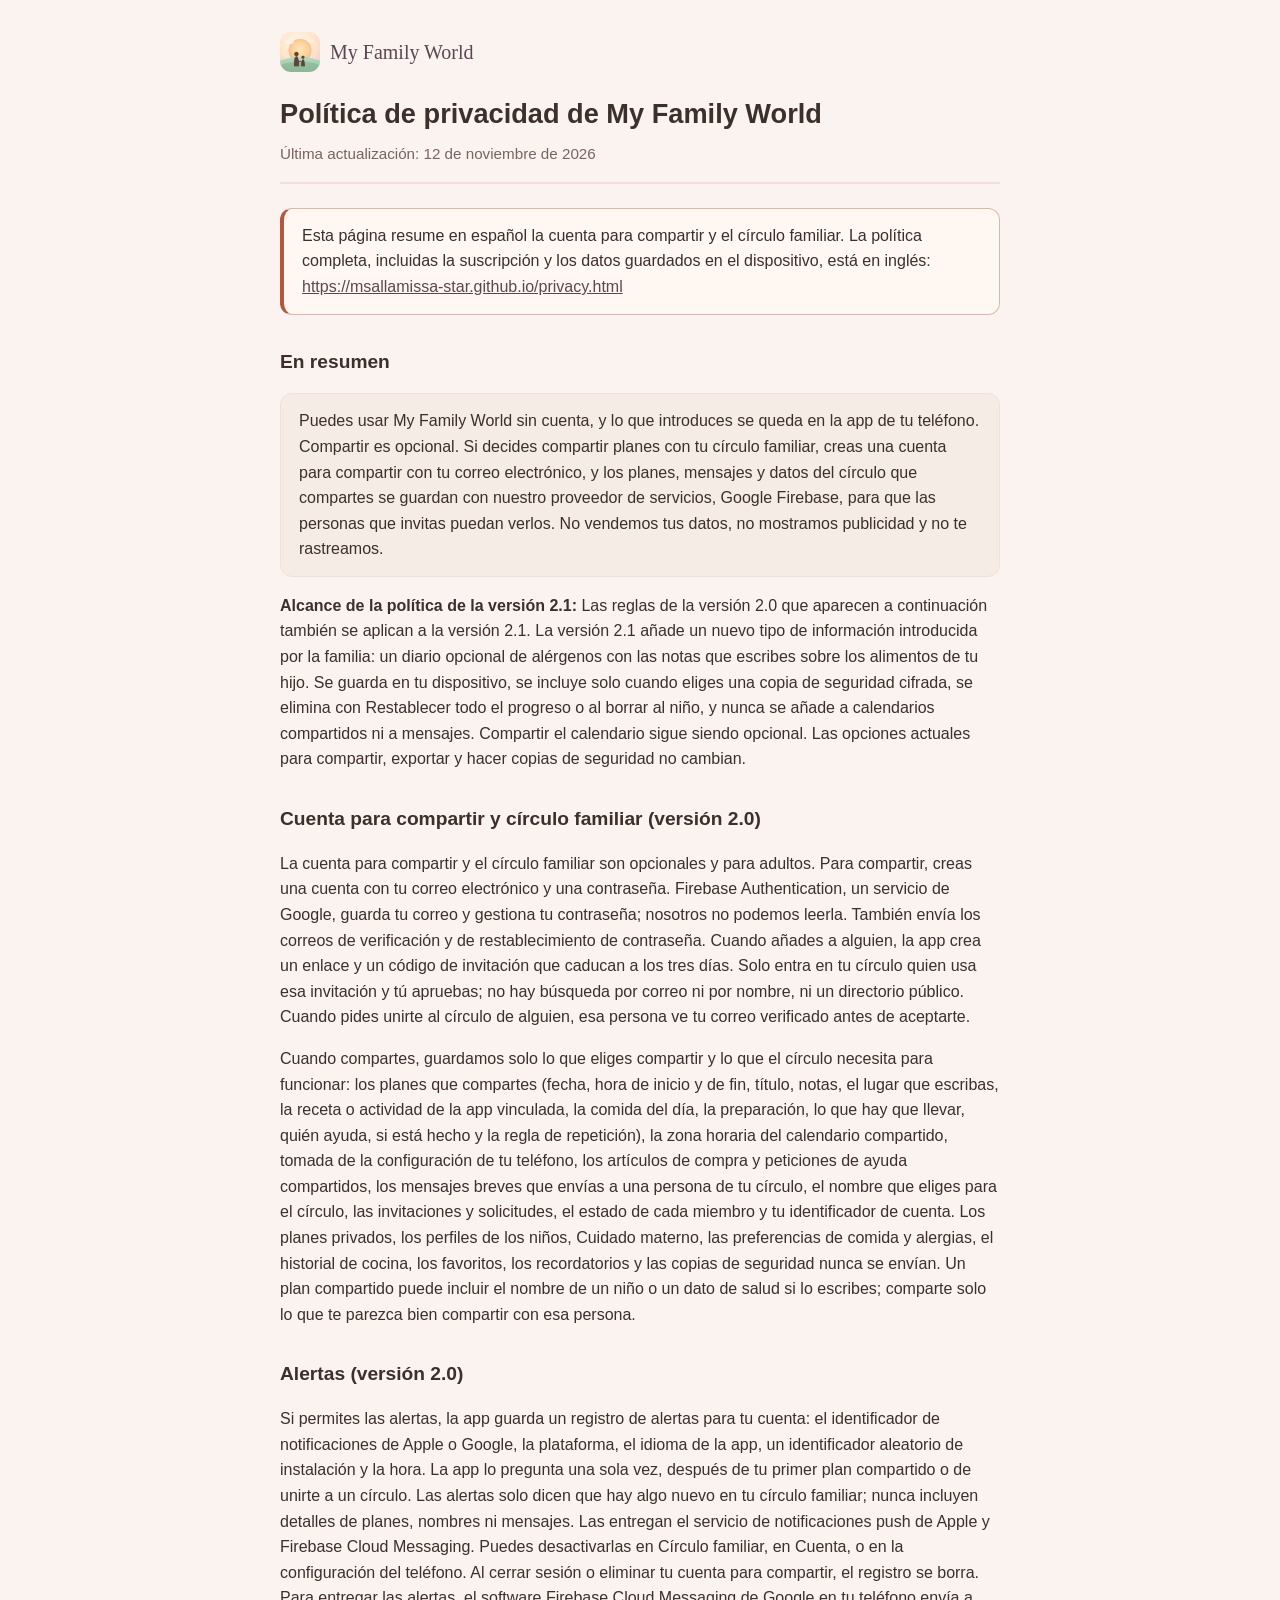
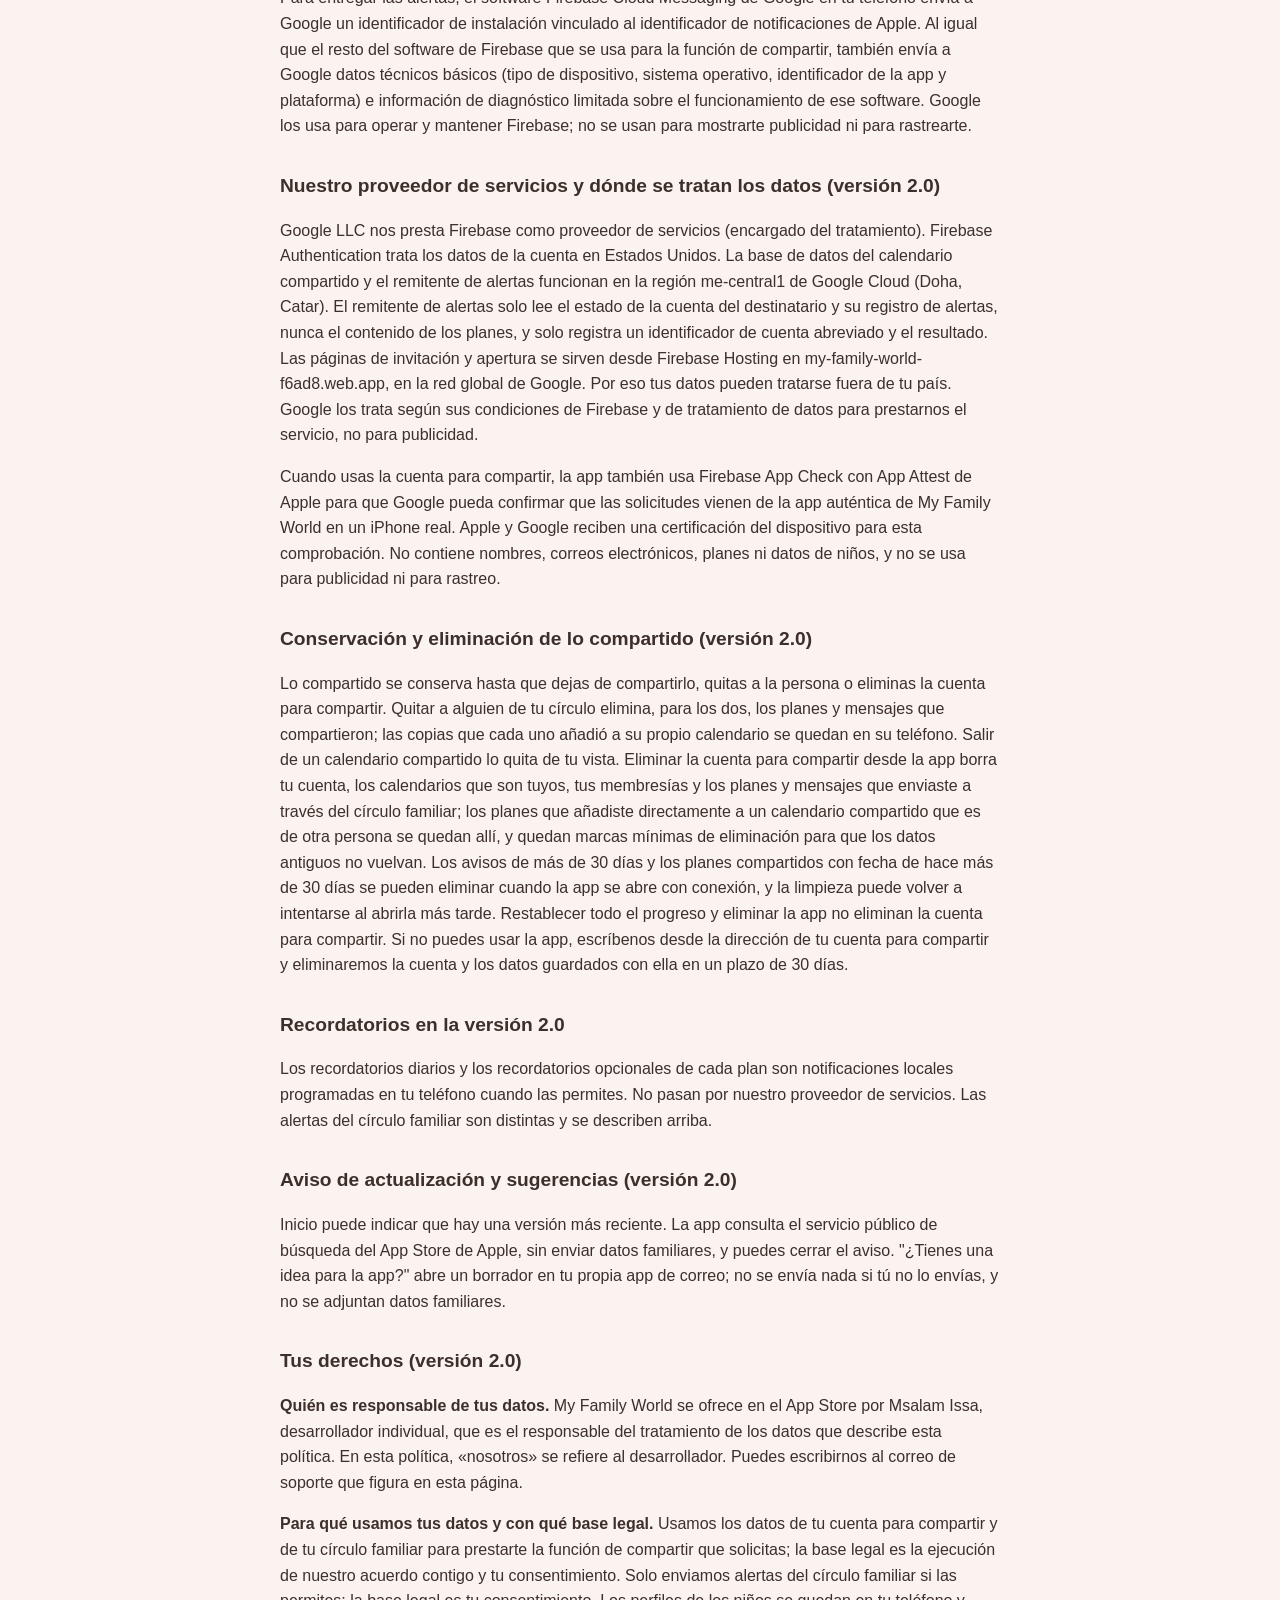
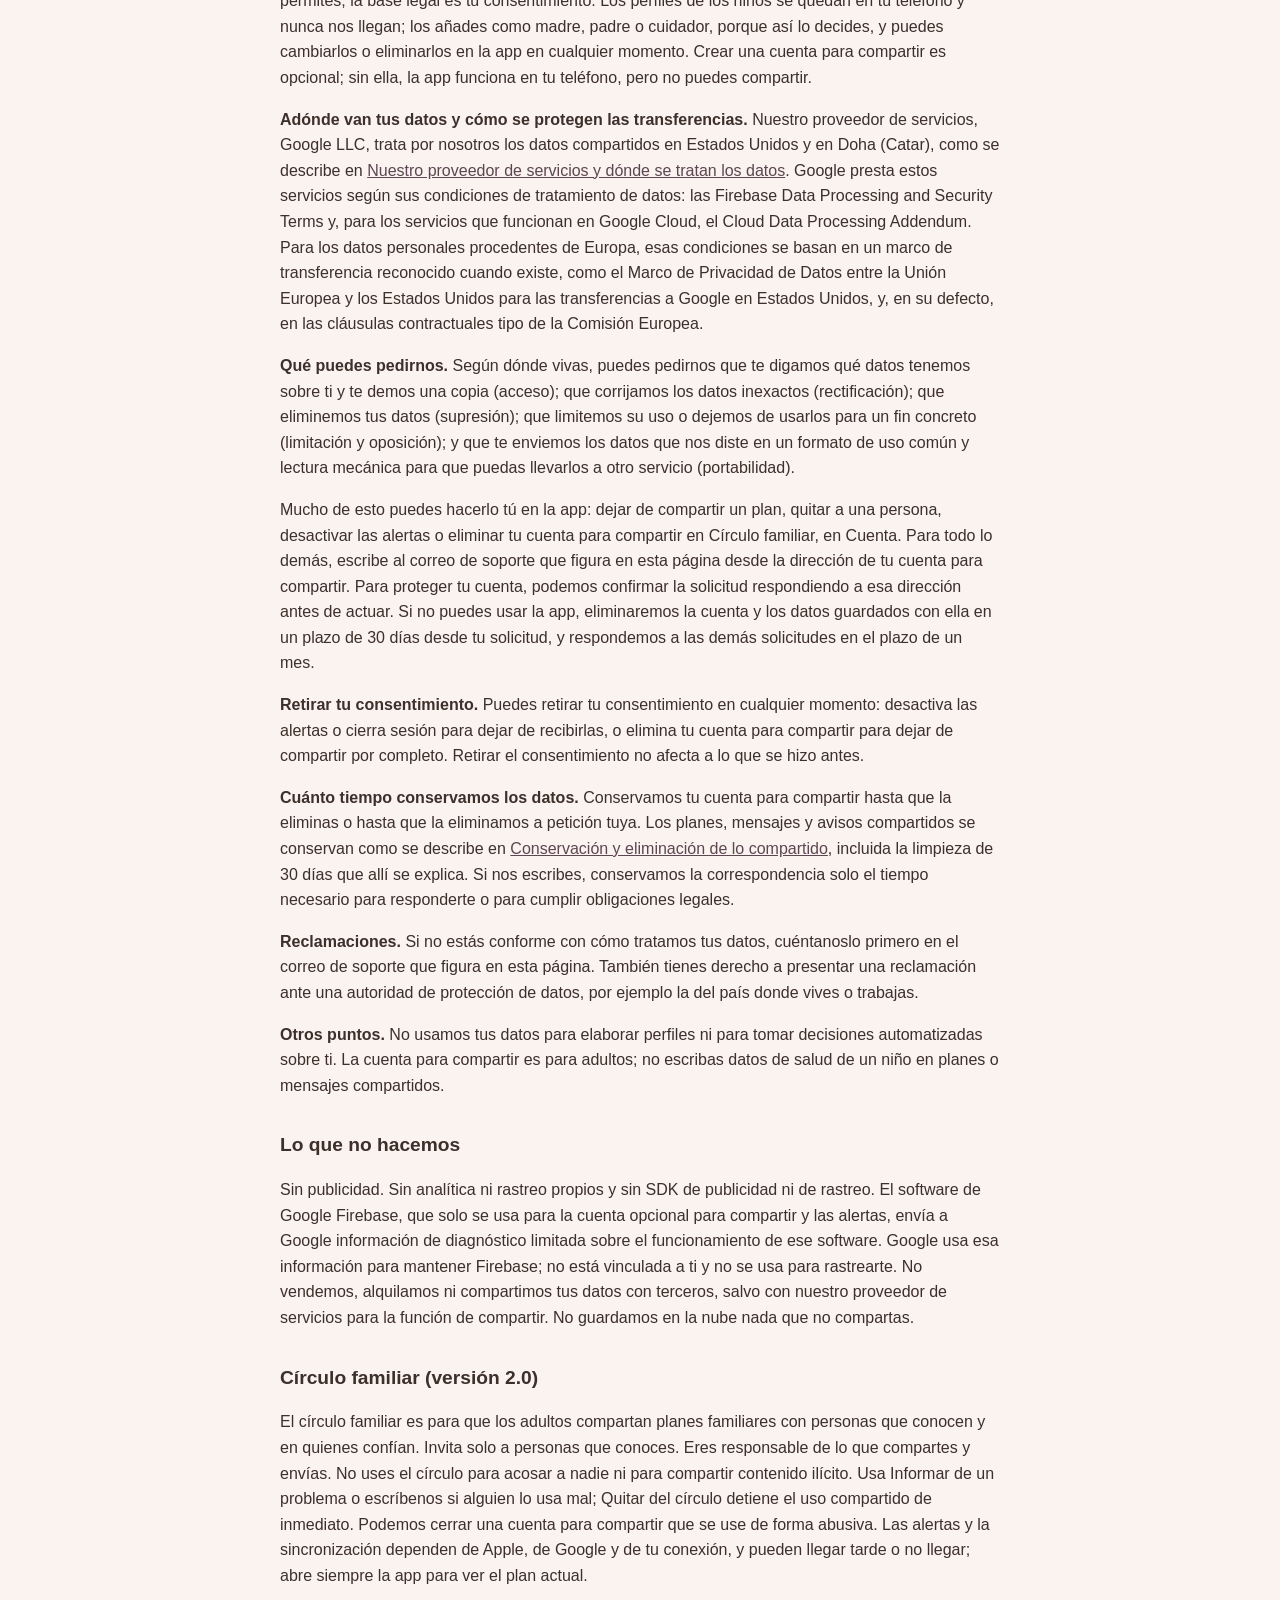
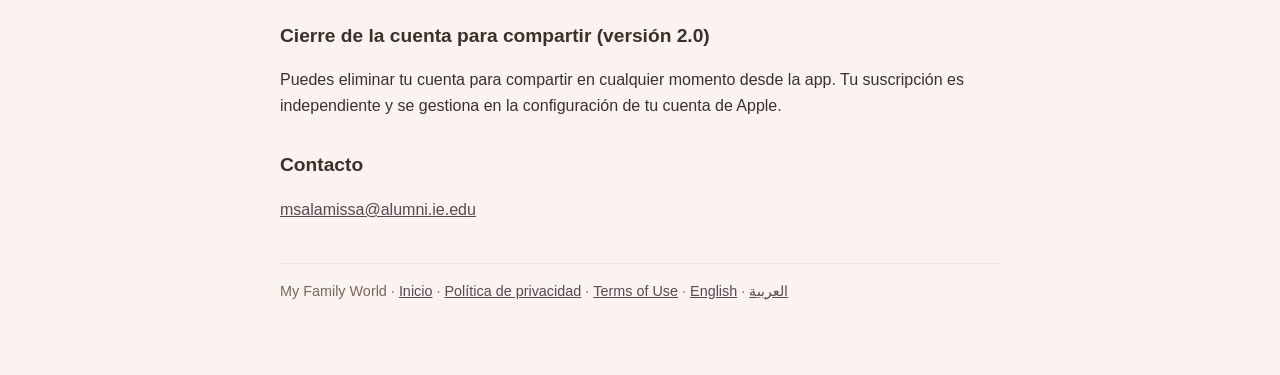
<file: privacy-es.html>
<!DOCTYPE html>
<html lang="es" dir="ltr">
<head>
<meta charset="UTF-8" />
<meta name="viewport" content="width=device-width, initial-scale=1.0" />
<meta name="theme-color" content="#faf3ef" />
<title>Política de privacidad de My Family World</title>
<link rel="icon" type="image/png" href="/assets/brand-icon.png" />
<link rel="apple-touch-icon" href="/assets/brand-icon.png" />
<link rel="canonical" href="https://msallamissa-star.github.io/privacy-es.html" />
<meta name="description" content="Política de privacidad de la app My Family World para iPhone: cuenta para compartir, círculo familiar, alertas, proveedor de servicios, tus derechos y cómo se eliminan los datos compartidos." />
<meta property="og:site_name" content="My Family World" />
<meta property="og:title" content="Política de privacidad de My Family World" />
<meta property="og:description" content="Política de privacidad de la app My Family World para iPhone: cuenta para compartir, círculo familiar, alertas, proveedor de servicios, tus derechos y cómo se eliminan los datos compartidos." />
<meta property="og:image" content="https://msallamissa-star.github.io/assets/brand-icon-512.png" />
<meta property="og:image:width" content="512" />
<meta property="og:image:height" content="512" />
<meta property="og:image:alt" content="Icono de la app My Family World" />
<meta property="og:url" content="https://msallamissa-star.github.io/privacy-es.html" />
<meta property="og:type" content="website" />
<meta property="og:locale" content="es_MX" />
<link rel="alternate" hreflang="en" href="https://msallamissa-star.github.io/privacy.html" />
<link rel="alternate" hreflang="ar" href="https://msallamissa-star.github.io/privacy-ar.html" />
<link rel="alternate" hreflang="es" href="https://msallamissa-star.github.io/privacy-es.html" />
<link rel="alternate" hreflang="x-default" href="https://msallamissa-star.github.io/privacy.html" />
<style>
  :root { color-scheme: light; --ivory:#faf3ef; --ink:#3d2f2a; --soft:#7a655c; --terracotta:#b3573f; --plum:#5c4652; --rose:#f3e0dc; }
  body {
    margin: 0;
    background: var(--ivory);
    color: var(--ink);
    font-family: -apple-system, BlinkMacSystemFont, "Segoe UI", Roboto, Helvetica, Arial, sans-serif;
    line-height: 1.6;
    -webkit-text-size-adjust: 100%;
  }
  .wrap { max-width: 720px; margin: 0 auto; padding: 32px 20px 72px; }
  .brand { display:flex; align-items:center; gap:10px; margin-bottom:20px; }
  .brand img { width:40px; height:40px; border-radius:11px; display:block; }
  .brand span { font-family:Georgia,"Times New Roman",serif; font-size:1.25rem; color:var(--plum); }
  header { border-bottom: 2px solid var(--rose); padding-bottom: 16px; margin-bottom: 24px; }
  h1 { font-size: 1.7rem; margin: 0 0 6px; }
  h2 { font-size: 1.2rem; margin: 32px 0 8px; }
  .updated { color: var(--soft); font-size: 0.95rem; }
  ul { padding-left: 20px; }
  li { margin: 6px 0; }
  a { color: var(--plum); }
  .short { background:#f5ece6; border: 1px solid var(--rose); border-radius: 12px; padding: 14px 18px; }
  .version-note { background:#fff7f2; border:1px solid #ddb6a8; border-left:4px solid var(--terracotta); border-radius:12px; padding:14px 18px; }
  footer { margin-top: 40px; padding-top: 16px; border-top: 1px solid var(--rose); color: var(--soft); font-size: 0.9rem; }
</style>
</head>
<body>
<div class="wrap">
  <div class="brand"><img src="/assets/brand-icon.png" alt="" /><span>My Family World</span></div>
  <header>
    <h1>Política de privacidad de My Family World</h1>
    <div class="updated">Última actualización: 12 de noviembre de 2026</div>
  </header>

  <p class="version-note" id="resumen-parcial">Esta página resume en español la cuenta para compartir y el círculo familiar. La política completa, incluidas la suscripción y los datos guardados en el dispositivo, está en inglés: <a href="https://msallamissa-star.github.io/privacy.html" hreflang="en">https://msallamissa-star.github.io/privacy.html</a></p>

  <h2>En resumen</h2>
  <p class="short">Puedes usar My Family World sin cuenta, y lo que introduces se queda en la app de tu teléfono. Compartir es opcional. Si decides compartir planes con tu círculo familiar, creas una cuenta para compartir con tu correo electrónico, y los planes, mensajes y datos del círculo que compartes se guardan con nuestro proveedor de servicios, Google Firebase, para que las personas que invitas puedan verlos. No vendemos tus datos, no mostramos publicidad y no te rastreamos.</p>

  <p id="version-2-1-policy-scope"><strong>Alcance de la política de la versión 2.1:</strong> Las reglas de la versión 2.0 que aparecen a continuación también se aplican a la versión 2.1. La versión 2.1 añade un nuevo tipo de información introducida por la familia: un diario opcional de alérgenos con las notas que escribes sobre los alimentos de tu hijo. Se guarda en tu dispositivo, se incluye solo cuando eliges una copia de seguridad cifrada, se elimina con Restablecer todo el progreso o al borrar al niño, y nunca se añade a calendarios compartidos ni a mensajes. Compartir el calendario sigue siendo opcional. Las opciones actuales para compartir, exportar y hacer copias de seguridad no cambian.</p>

  <h2 id="sharing-account">Cuenta para compartir y círculo familiar (versión 2.0)</h2>
  <p>La cuenta para compartir y el círculo familiar son opcionales y para adultos. Para compartir, creas una cuenta con tu correo electrónico y una contraseña. Firebase Authentication, un servicio de Google, guarda tu correo y gestiona tu contraseña; nosotros no podemos leerla. También envía los correos de verificación y de restablecimiento de contraseña. Cuando añades a alguien, la app crea un enlace y un código de invitación que caducan a los tres días. Solo entra en tu círculo quien usa esa invitación y tú apruebas; no hay búsqueda por correo ni por nombre, ni un directorio público. Cuando pides unirte al círculo de alguien, esa persona ve tu correo verificado antes de aceptarte.</p>
  <p>Cuando compartes, guardamos solo lo que eliges compartir y lo que el círculo necesita para funcionar: los planes que compartes (fecha, hora de inicio y de fin, título, notas, el lugar que escribas, la receta o actividad de la app vinculada, la comida del día, la preparación, lo que hay que llevar, quién ayuda, si está hecho y la regla de repetición), la zona horaria del calendario compartido, tomada de la configuración de tu teléfono, los artículos de compra y peticiones de ayuda compartidos, los mensajes breves que envías a una persona de tu círculo, el nombre que eliges para el círculo, las invitaciones y solicitudes, el estado de cada miembro y tu identificador de cuenta. Los planes privados, los perfiles de los niños, Cuidado materno, las preferencias de comida y alergias, el historial de cocina, los favoritos, los recordatorios y las copias de seguridad nunca se envían. Un plan compartido puede incluir el nombre de un niño o un dato de salud si lo escribes; comparte solo lo que te parezca bien compartir con esa persona.</p>

  <h2 id="alerts">Alertas (versión 2.0)</h2>
  <p>Si permites las alertas, la app guarda un registro de alertas para tu cuenta: el identificador de notificaciones de Apple o Google, la plataforma, el idioma de la app, un identificador aleatorio de instalación y la hora. La app lo pregunta una sola vez, después de tu primer plan compartido o de unirte a un círculo. Las alertas solo dicen que hay algo nuevo en tu círculo familiar; nunca incluyen detalles de planes, nombres ni mensajes. Las entregan el servicio de notificaciones push de Apple y Firebase Cloud Messaging. Puedes desactivarlas en Círculo familiar, en Cuenta, o en la configuración del teléfono. Al cerrar sesión o eliminar tu cuenta para compartir, el registro se borra. Para entregar las alertas, el software Firebase Cloud Messaging de Google en tu teléfono envía a Google un identificador de instalación vinculado al identificador de notificaciones de Apple. Al igual que el resto del software de Firebase que se usa para la función de compartir, también envía a Google datos técnicos básicos (tipo de dispositivo, sistema operativo, identificador de la app y plataforma) e información de diagnóstico limitada sobre el funcionamiento de ese software. Google los usa para operar y mantener Firebase; no se usan para mostrarte publicidad ni para rastrearte.</p>

  <h2 id="service-provider">Nuestro proveedor de servicios y dónde se tratan los datos (versión 2.0)</h2>
  <p>Google LLC nos presta Firebase como proveedor de servicios (encargado del tratamiento). Firebase Authentication trata los datos de la cuenta en Estados Unidos. La base de datos del calendario compartido y el remitente de alertas funcionan en la región me-central1 de Google Cloud (Doha, Catar). El remitente de alertas solo lee el estado de la cuenta del destinatario y su registro de alertas, nunca el contenido de los planes, y solo registra un identificador de cuenta abreviado y el resultado. Las páginas de invitación y apertura se sirven desde Firebase Hosting en my-family-world-f6ad8.web.app, en la red global de Google. Por eso tus datos pueden tratarse fuera de tu país. Google los trata según sus condiciones de Firebase y de tratamiento de datos para prestarnos el servicio, no para publicidad.</p>
  <p id="app-check">Cuando usas la cuenta para compartir, la app también usa Firebase App Check con App Attest de Apple para que Google pueda confirmar que las solicitudes vienen de la app auténtica de My Family World en un iPhone real. Apple y Google reciben una certificación del dispositivo para esta comprobación. No contiene nombres, correos electrónicos, planes ni datos de niños, y no se usa para publicidad ni para rastreo.</p>

  <h2 id="keeping-deleting-shared">Conservación y eliminación de lo compartido (versión 2.0)</h2>
  <p>Lo compartido se conserva hasta que dejas de compartirlo, quitas a la persona o eliminas la cuenta para compartir. Quitar a alguien de tu círculo elimina, para los dos, los planes y mensajes que compartieron; las copias que cada uno añadió a su propio calendario se quedan en su teléfono. Salir de un calendario compartido lo quita de tu vista. Eliminar la cuenta para compartir desde la app borra tu cuenta, los calendarios que son tuyos, tus membresías y los planes y mensajes que enviaste a través del círculo familiar; los planes que añadiste directamente a un calendario compartido que es de otra persona se quedan allí, y quedan marcas mínimas de eliminación para que los datos antiguos no vuelvan. Los avisos de más de 30 días y los planes compartidos con fecha de hace más de 30 días se pueden eliminar cuando la app se abre con conexión, y la limpieza puede volver a intentarse al abrirla más tarde. Restablecer todo el progreso y eliminar la app no eliminan la cuenta para compartir. Si no puedes usar la app, escríbenos desde la dirección de tu cuenta para compartir y eliminaremos la cuenta y los datos guardados con ella en un plazo de 30 días.</p>

  <h2 id="reminders-2-0">Recordatorios en la versión 2.0</h2>
  <p>Los recordatorios diarios y los recordatorios opcionales de cada plan son notificaciones locales programadas en tu teléfono cuando las permites. No pasan por nuestro proveedor de servicios. Las alertas del círculo familiar son distintas y se describen arriba.</p>

  <h2 id="update-notice">Aviso de actualización y sugerencias (versión 2.0)</h2>
  <p>Inicio puede indicar que hay una versión más reciente. La app consulta el servicio público de búsqueda del App Store de Apple, sin enviar datos familiares, y puedes cerrar el aviso. "¿Tienes una idea para la app?" abre un borrador en tu propia app de correo; no se envía nada si tú no lo envías, y no se adjuntan datos familiares.</p>

  <h2 id="your-rights">Tus derechos (versión 2.0)</h2>
  <p><strong>Quién es responsable de tus datos.</strong> My Family World se ofrece en el App Store por Msalam Issa, desarrollador individual, que es el responsable del tratamiento de los datos que describe esta política. En esta política, «nosotros» se refiere al desarrollador. Puedes escribirnos al correo de soporte que figura en esta página.</p>
  <p><strong>Para qué usamos tus datos y con qué base legal.</strong> Usamos los datos de tu cuenta para compartir y de tu círculo familiar para prestarte la función de compartir que solicitas; la base legal es la ejecución de nuestro acuerdo contigo y tu consentimiento. Solo enviamos alertas del círculo familiar si las permites; la base legal es tu consentimiento. Los perfiles de los niños se quedan en tu teléfono y nunca nos llegan; los añades como madre, padre o cuidador, porque así lo decides, y puedes cambiarlos o eliminarlos en la app en cualquier momento. Crear una cuenta para compartir es opcional; sin ella, la app funciona en tu teléfono, pero no puedes compartir.</p>
  <p><strong>Adónde van tus datos y cómo se protegen las transferencias.</strong> Nuestro proveedor de servicios, Google LLC, trata por nosotros los datos compartidos en Estados Unidos y en Doha (Catar), como se describe en <a href="#service-provider">Nuestro proveedor de servicios y dónde se tratan los datos</a>. Google presta estos servicios según sus condiciones de tratamiento de datos: las Firebase Data Processing and Security Terms y, para los servicios que funcionan en Google Cloud, el Cloud Data Processing Addendum. Para los datos personales procedentes de Europa, esas condiciones se basan en un marco de transferencia reconocido cuando existe, como el Marco de Privacidad de Datos entre la Unión Europea y los Estados Unidos para las transferencias a Google en Estados Unidos, y, en su defecto, en las cláusulas contractuales tipo de la Comisión Europea.</p>
  <p><strong>Qué puedes pedirnos.</strong> Según dónde vivas, puedes pedirnos que te digamos qué datos tenemos sobre ti y te demos una copia (acceso); que corrijamos los datos inexactos (rectificación); que eliminemos tus datos (supresión); que limitemos su uso o dejemos de usarlos para un fin concreto (limitación y oposición); y que te enviemos los datos que nos diste en un formato de uso común y lectura mecánica para que puedas llevarlos a otro servicio (portabilidad).</p>
  <p>Mucho de esto puedes hacerlo tú en la app: dejar de compartir un plan, quitar a una persona, desactivar las alertas o eliminar tu cuenta para compartir en Círculo familiar, en Cuenta. Para todo lo demás, escribe al correo de soporte que figura en esta página desde la dirección de tu cuenta para compartir. Para proteger tu cuenta, podemos confirmar la solicitud respondiendo a esa dirección antes de actuar. Si no puedes usar la app, eliminaremos la cuenta y los datos guardados con ella en un plazo de 30 días desde tu solicitud, y respondemos a las demás solicitudes en el plazo de un mes.</p>
  <p><strong>Retirar tu consentimiento.</strong> Puedes retirar tu consentimiento en cualquier momento: desactiva las alertas o cierra sesión para dejar de recibirlas, o elimina tu cuenta para compartir para dejar de compartir por completo. Retirar el consentimiento no afecta a lo que se hizo antes.</p>
  <p><strong>Cuánto tiempo conservamos los datos.</strong> Conservamos tu cuenta para compartir hasta que la eliminas o hasta que la eliminamos a petición tuya. Los planes, mensajes y avisos compartidos se conservan como se describe en <a href="#keeping-deleting-shared">Conservación y eliminación de lo compartido</a>, incluida la limpieza de 30 días que allí se explica. Si nos escribes, conservamos la correspondencia solo el tiempo necesario para responderte o para cumplir obligaciones legales.</p>
  <p><strong>Reclamaciones.</strong> Si no estás conforme con cómo tratamos tus datos, cuéntanoslo primero en el correo de soporte que figura en esta página. También tienes derecho a presentar una reclamación ante una autoridad de protección de datos, por ejemplo la del país donde vives o trabajas.</p>
  <p><strong>Otros puntos.</strong> No usamos tus datos para elaborar perfiles ni para tomar decisiones automatizadas sobre ti. La cuenta para compartir es para adultos; no escribas datos de salud de un niño en planes o mensajes compartidos.</p>

  <h2>Lo que no hacemos</h2>
  <p>Sin publicidad. Sin analítica ni rastreo propios y sin SDK de publicidad ni de rastreo. El software de Google Firebase, que solo se usa para la cuenta opcional para compartir y las alertas, envía a Google información de diagnóstico limitada sobre el funcionamiento de ese software. Google usa esa información para mantener Firebase; no está vinculada a ti y no se usa para rastrearte. No vendemos, alquilamos ni compartimos tus datos con terceros, salvo con nuestro proveedor de servicios para la función de compartir. No guardamos en la nube nada que no compartas.</p>

  <h2 id="family-circle">Círculo familiar (versión 2.0)</h2>
  <p>El círculo familiar es para que los adultos compartan planes familiares con personas que conocen y en quienes confían. Invita solo a personas que conoces. Eres responsable de lo que compartes y envías. No uses el círculo para acosar a nadie ni para compartir contenido ilícito. Usa Informar de un problema o escríbenos si alguien lo usa mal; Quitar del círculo detiene el uso compartido de inmediato. Podemos cerrar una cuenta para compartir que se use de forma abusiva. Las alertas y la sincronización dependen de Apple, de Google y de tu conexión, y pueden llegar tarde o no llegar; abre siempre la app para ver el plan actual.</p>

  <h2 id="ending-sharing-account">Cierre de la cuenta para compartir (versión 2.0)</h2>
  <p>Puedes eliminar tu cuenta para compartir en cualquier momento desde la app. Tu suscripción es independiente y se gestiona en la configuración de tu cuenta de Apple.</p>

  <h2>Contacto</h2>
  <p><a href="mailto:msalamissa@alumni.ie.edu">msalamissa@alumni.ie.edu</a></p>

  <footer>
    My Family World &middot; <a href="index-es.html">Inicio</a> &middot; <a href="privacy-es.html">Política de privacidad</a> &middot; <a href="terms.html" hreflang="en" lang="en">Terms of Use</a> &middot; <a href="privacy.html" hreflang="en" lang="en">English</a> &middot; <a href="privacy-ar.html" hreflang="ar" lang="ar">العربية</a>
  </footer>
</div>
</body>
</html>
</file>
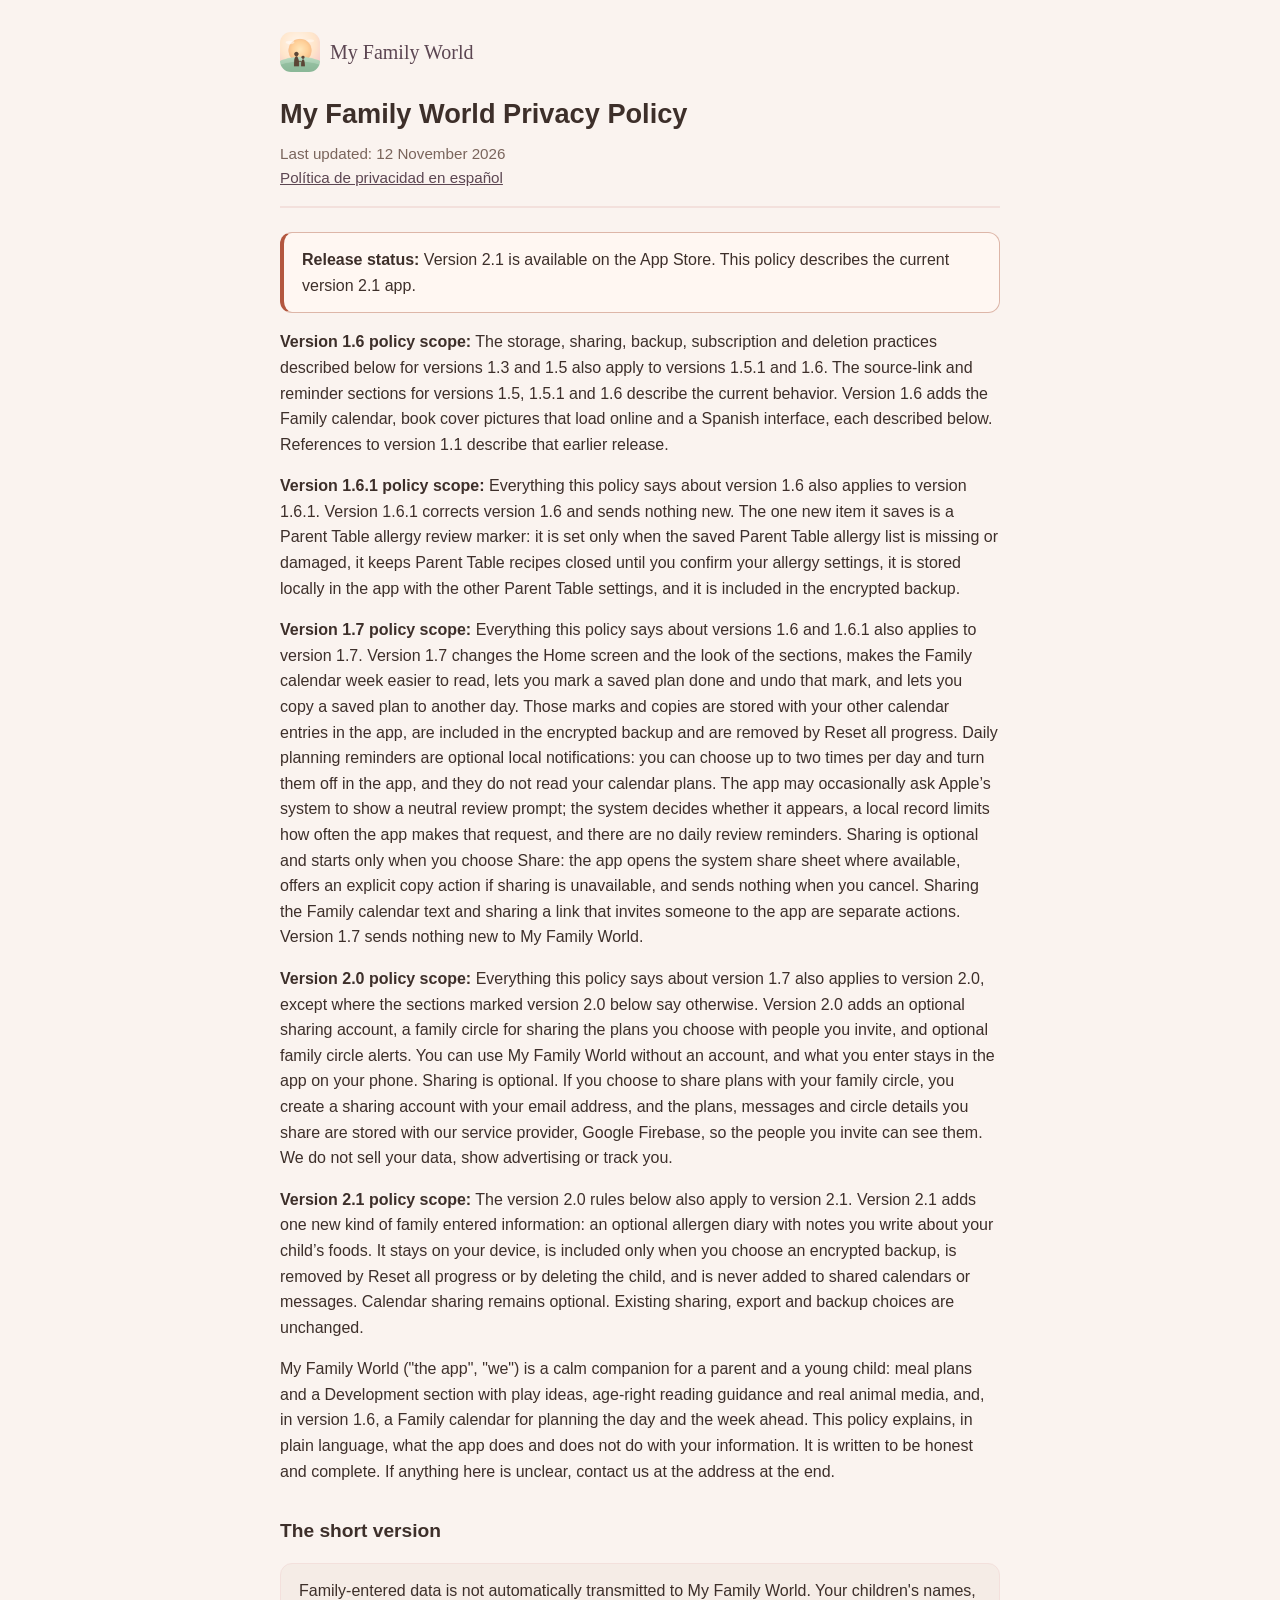
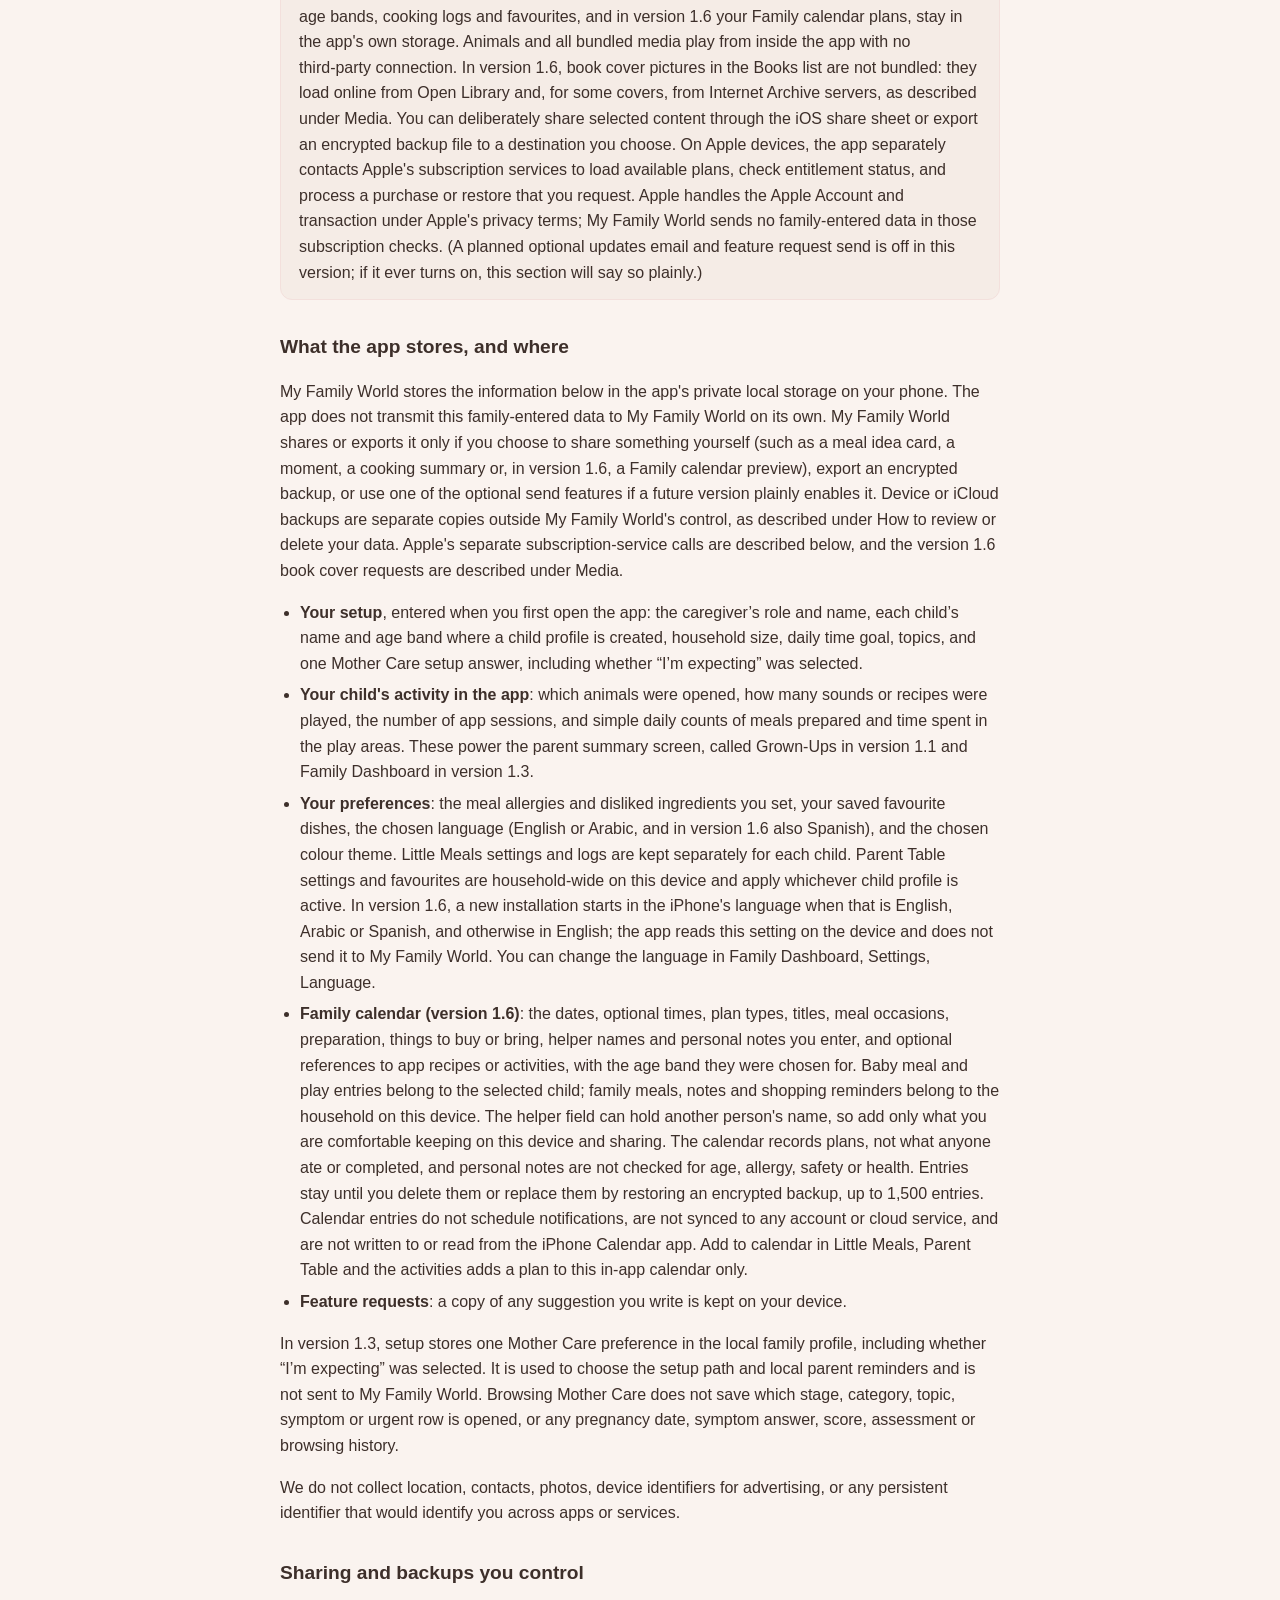
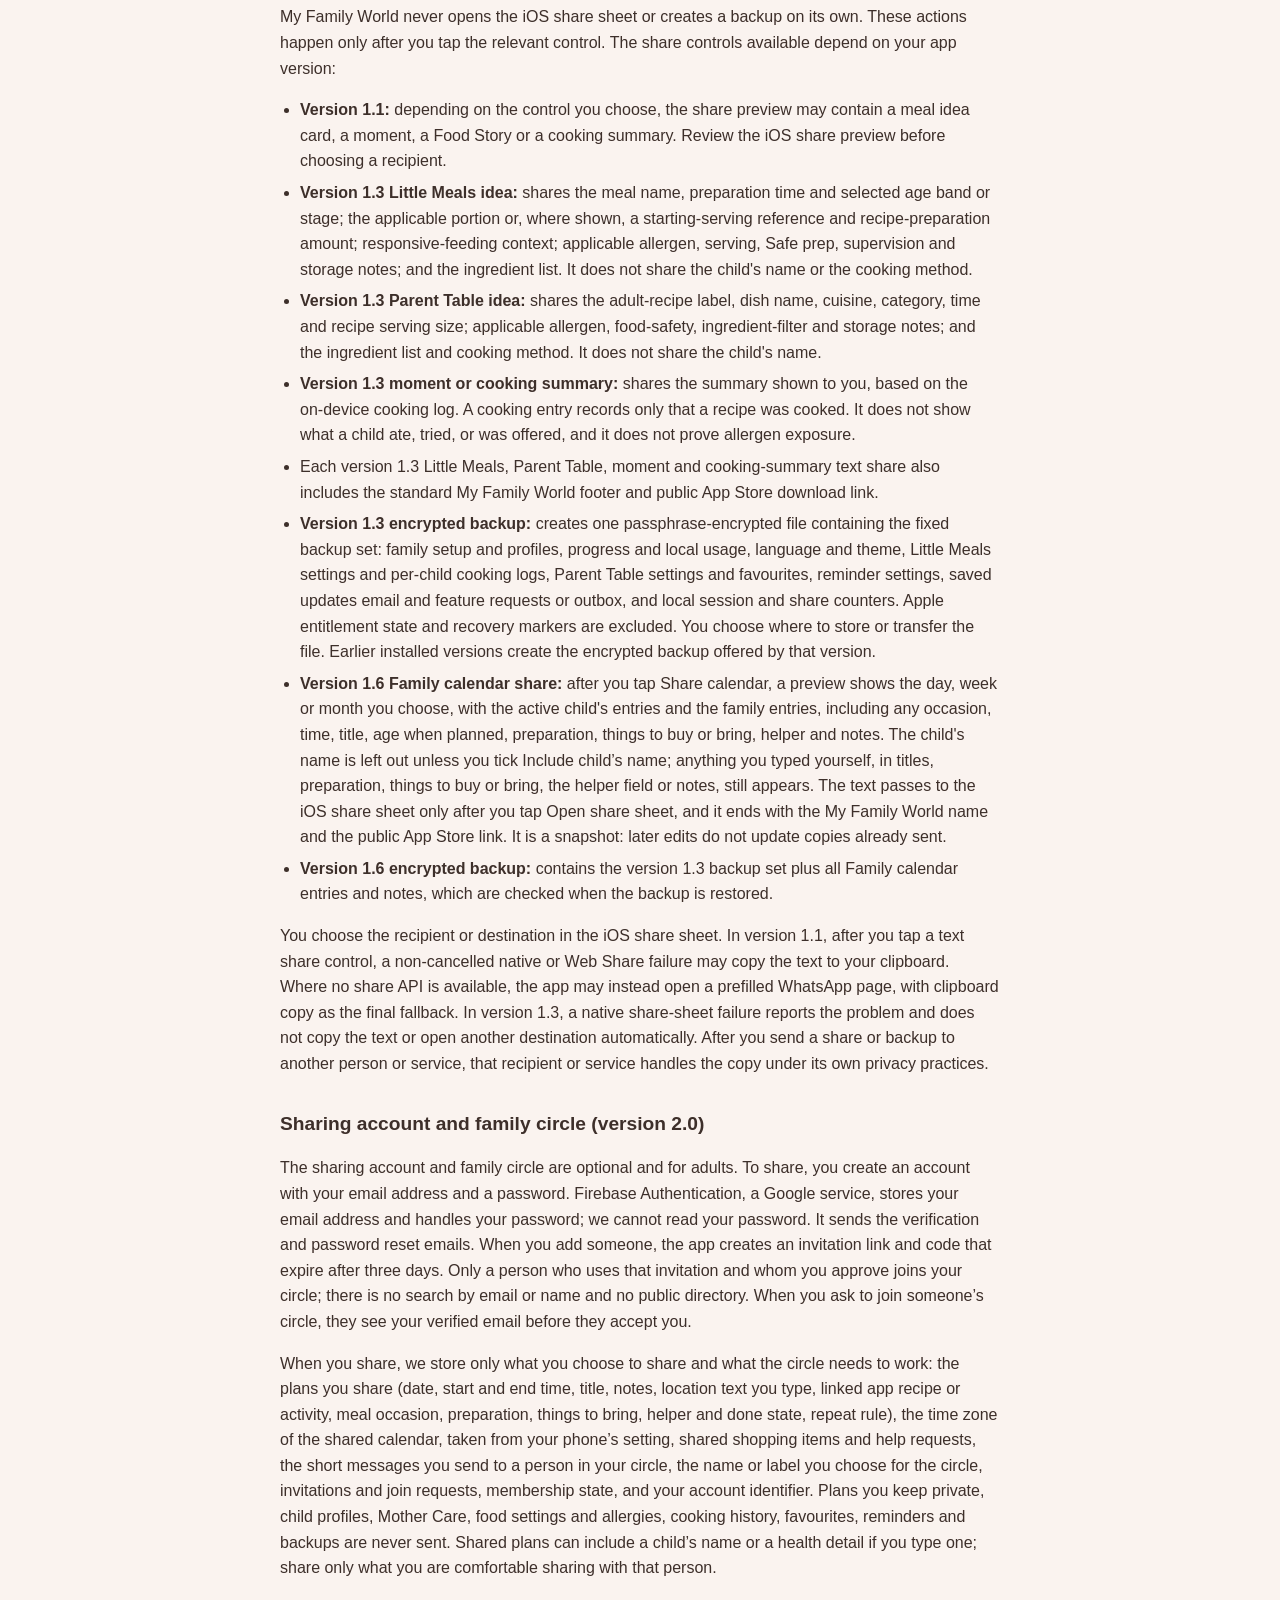
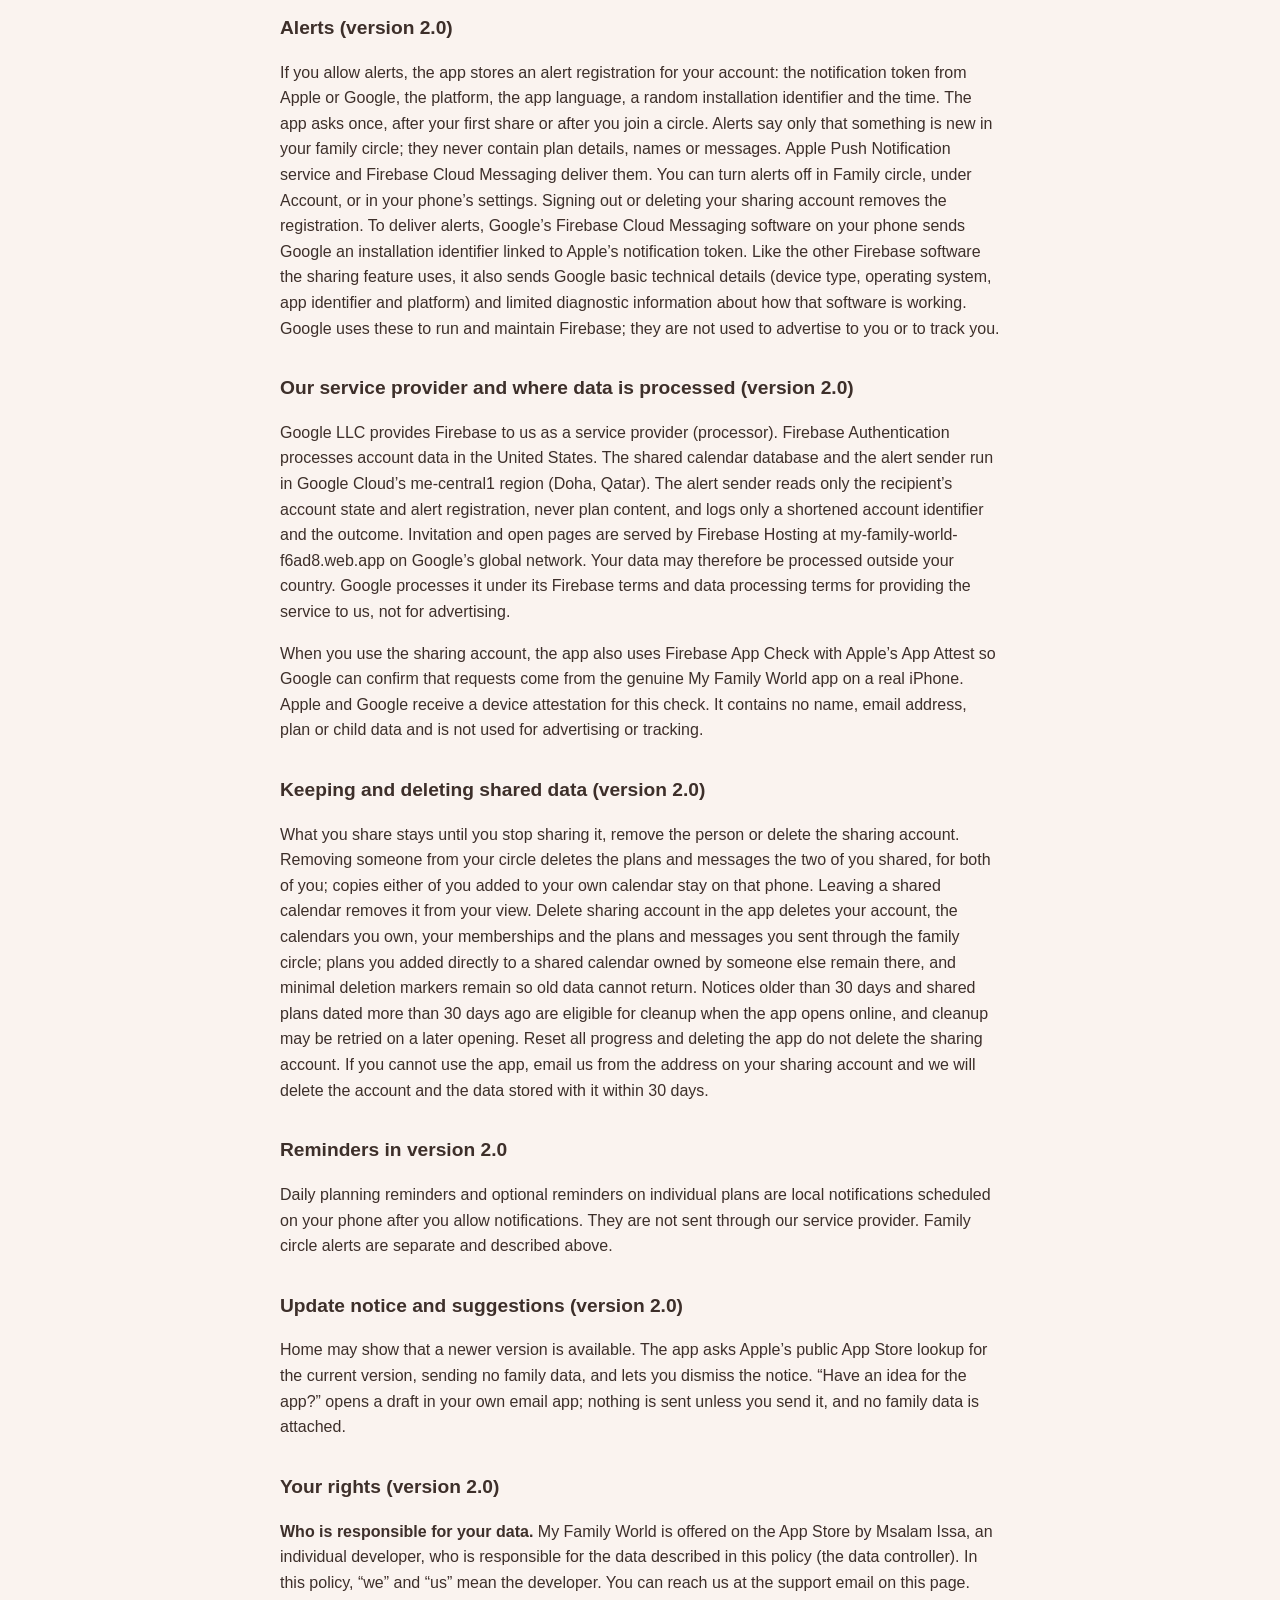
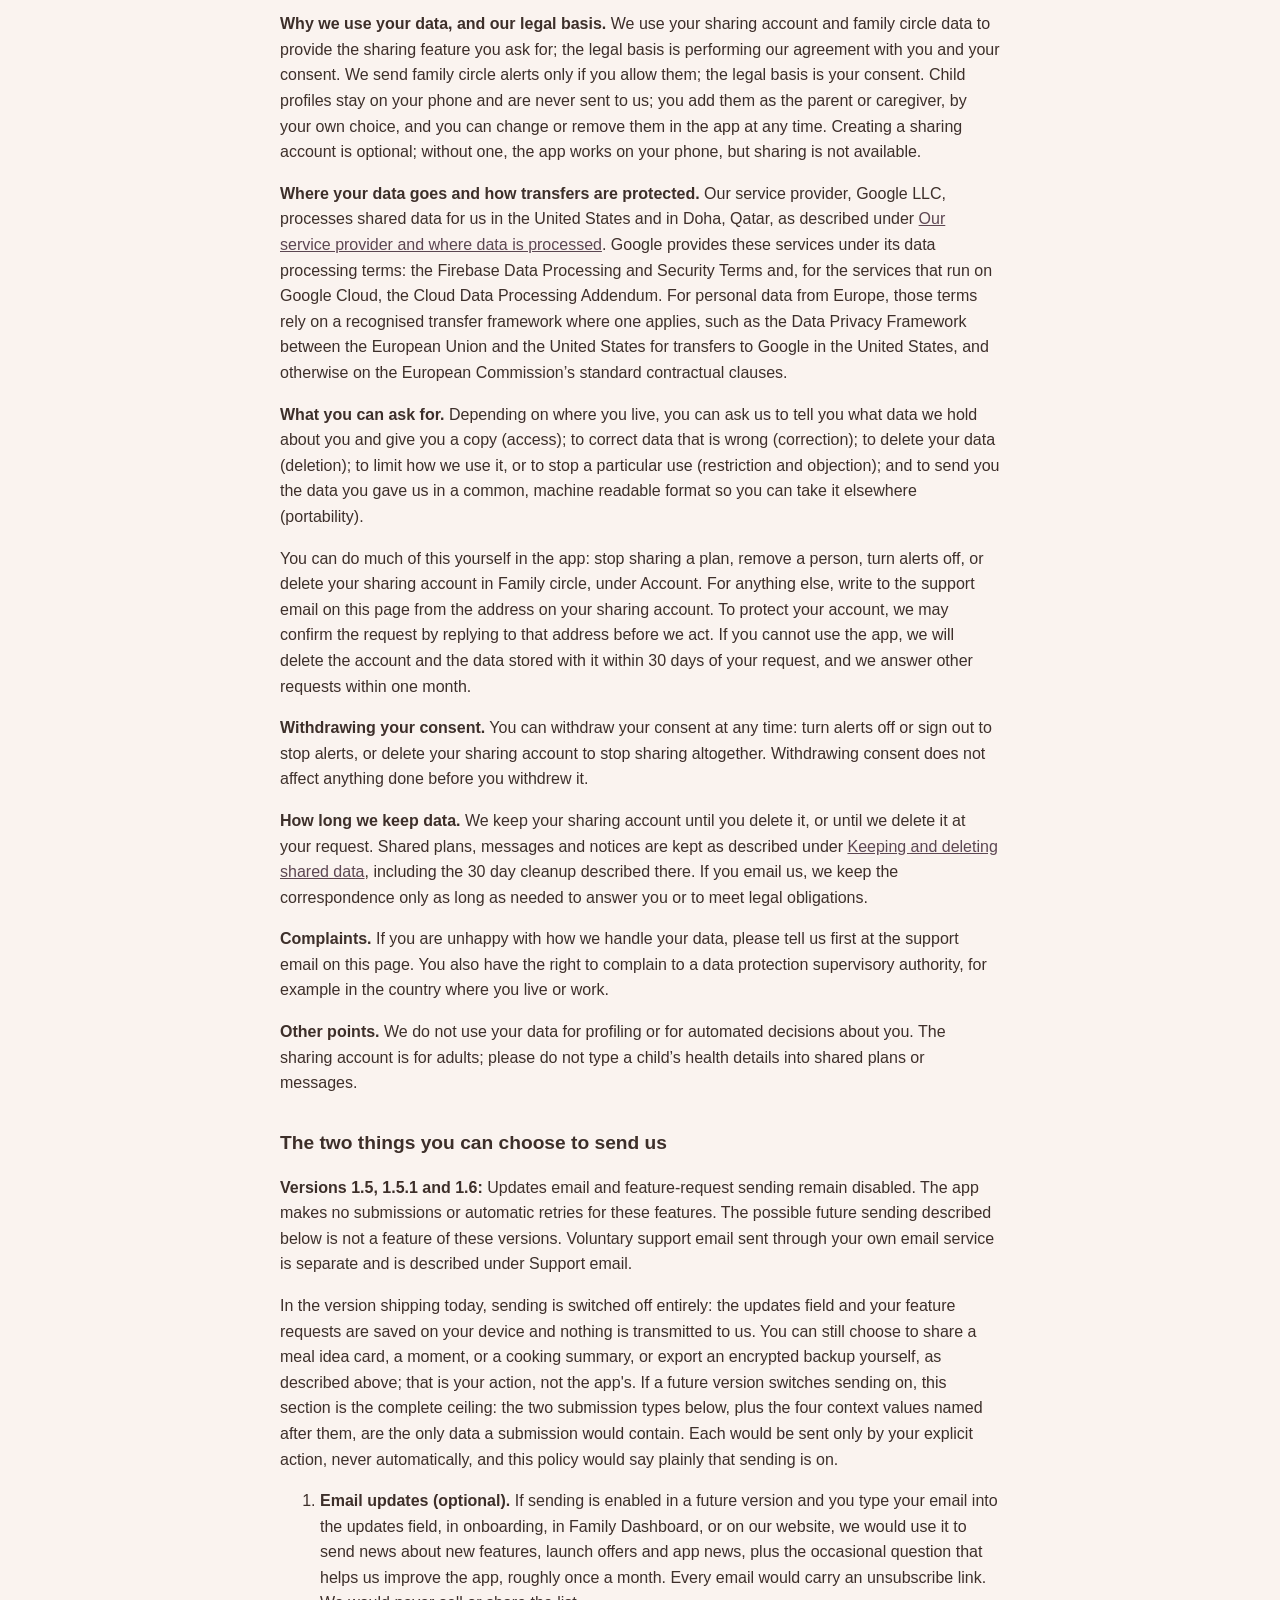
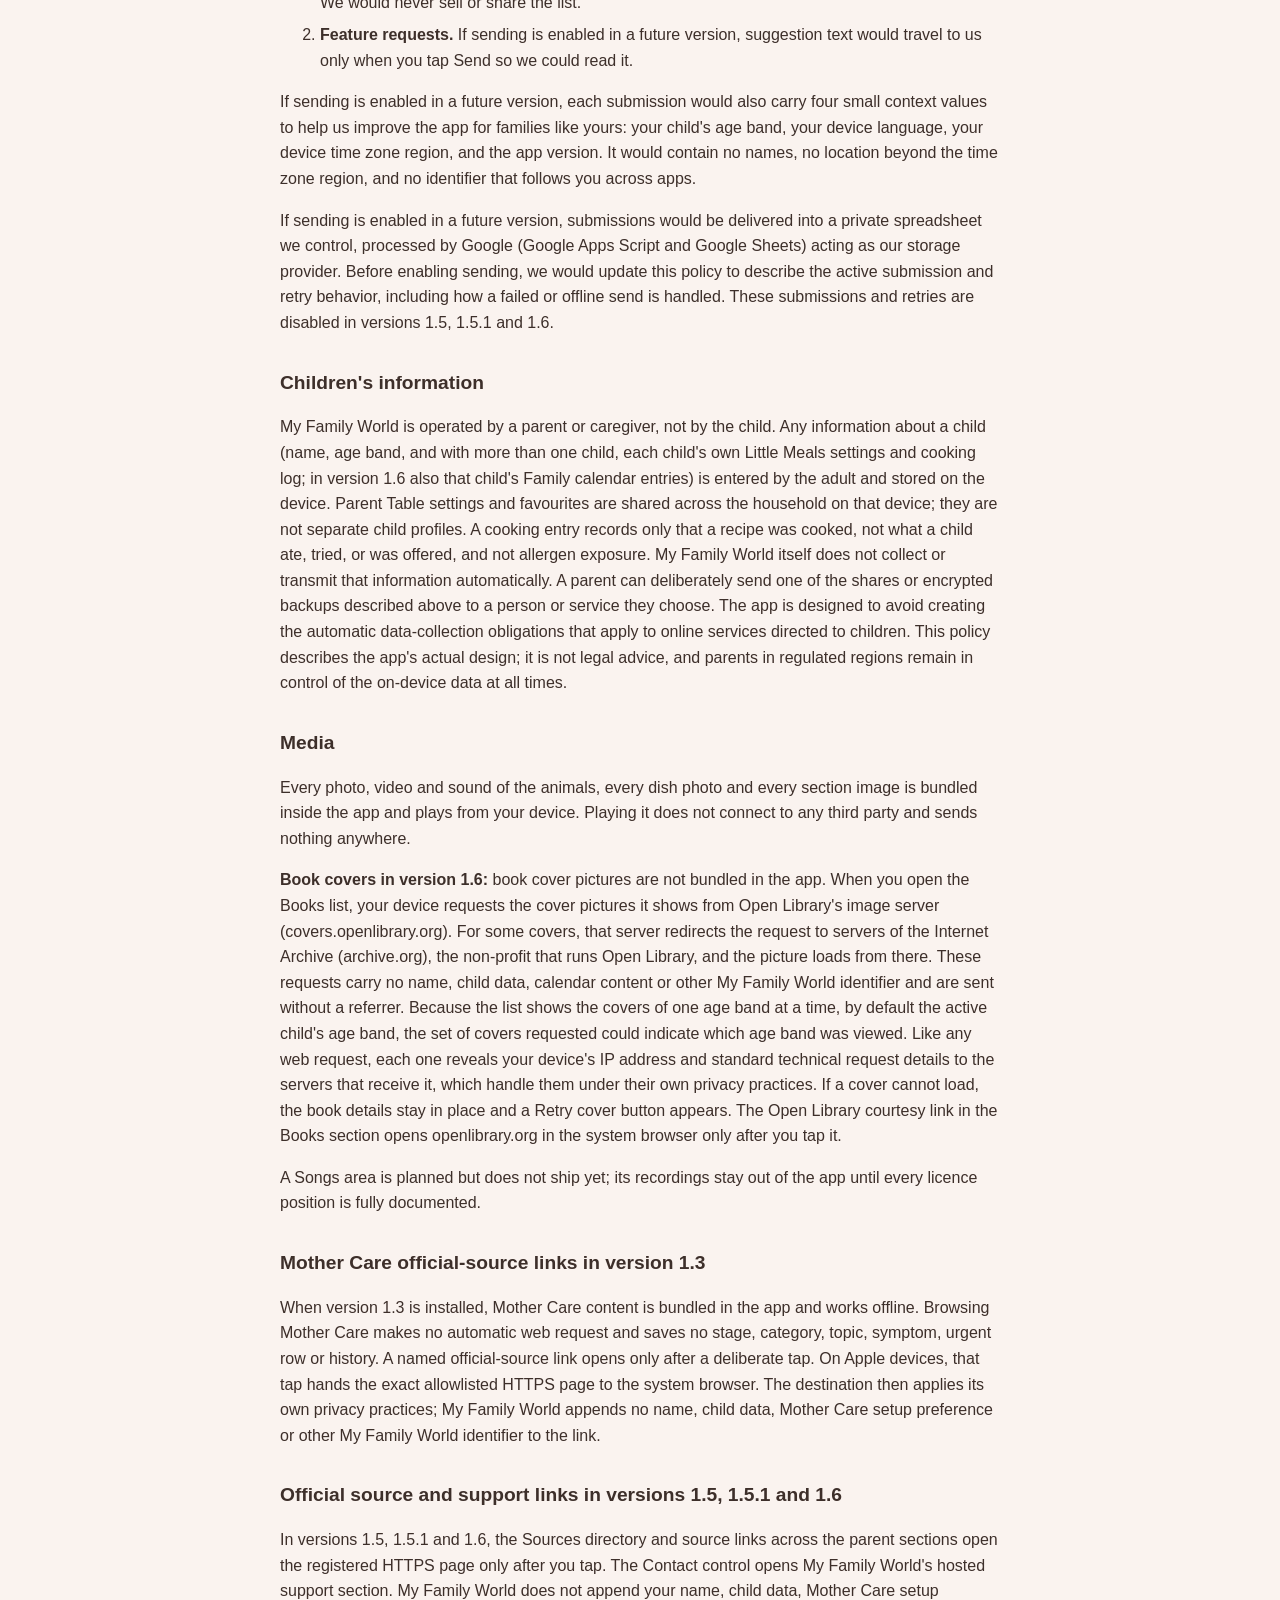
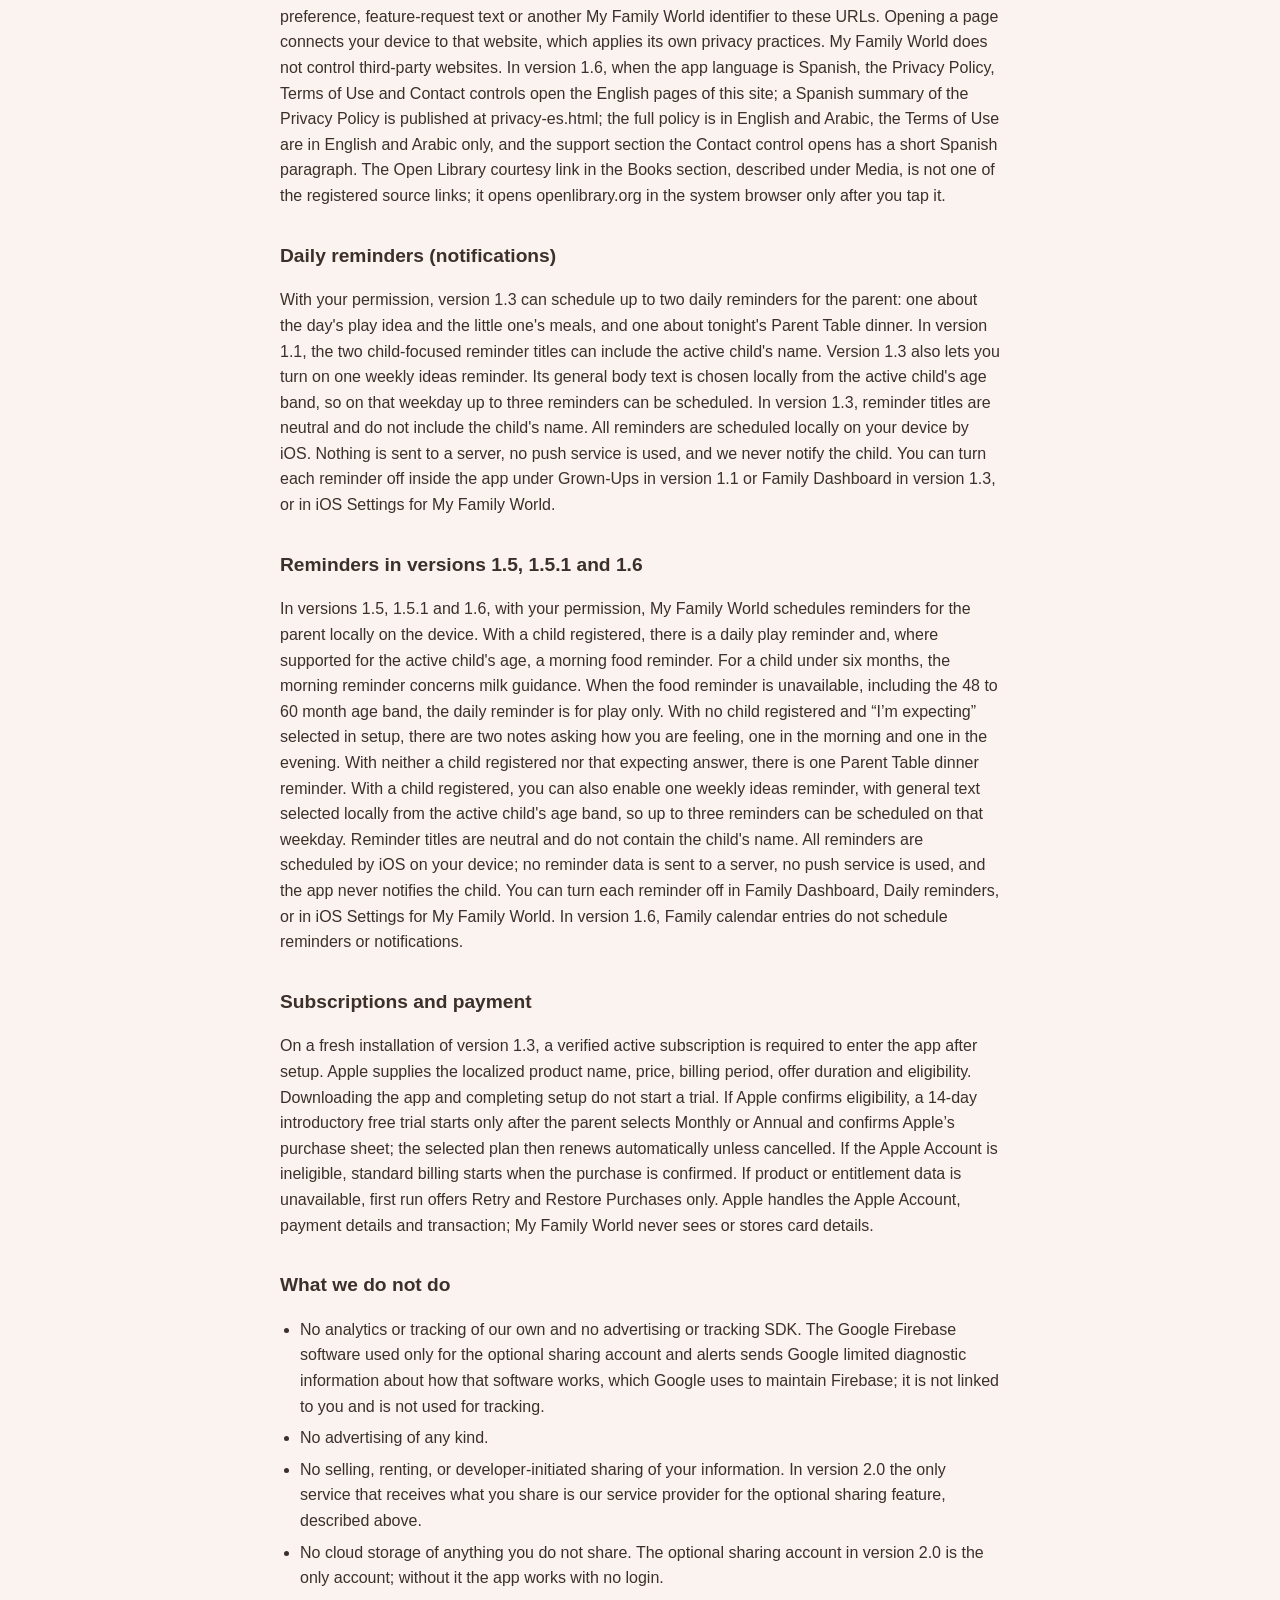
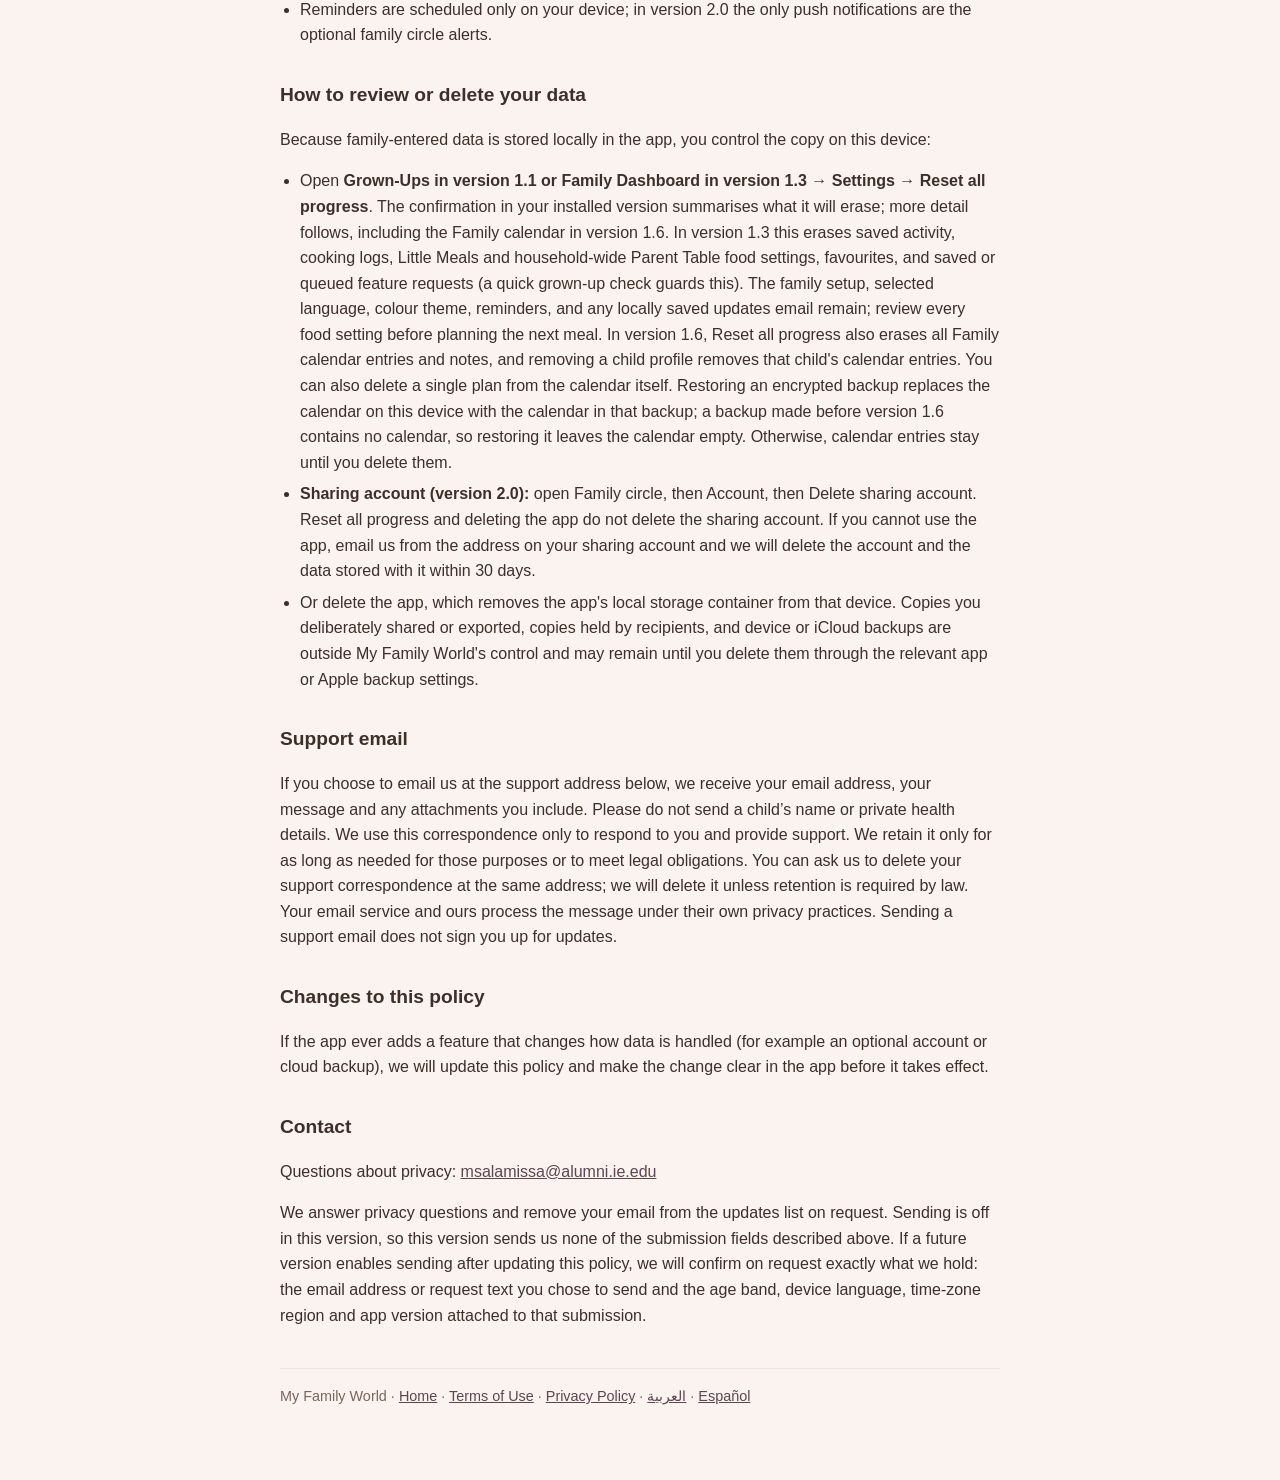
<file: privacy.html>
<!DOCTYPE html>
<html lang="en" dir="ltr">
<head>
<meta charset="UTF-8" />
<meta name="viewport" content="width=device-width, initial-scale=1.0" />
<meta name="theme-color" content="#faf3ef" />
<title>My Family World Privacy Policy</title>
<link rel="icon" type="image/png" href="/assets/brand-icon.png" />
<link rel="apple-touch-icon" href="/assets/brand-icon.png" />
<link rel="canonical" href="https://msallamissa-star.github.io/privacy.html" />
<meta name="description" content="Privacy policy for the My Family World iPhone app: what the app stores on your device, what you choose to share or back up, optional local reminders, subscriptions through Apple and how to delete your data." />
<meta property="og:site_name" content="My Family World" />
<meta property="og:title" content="My Family World Privacy Policy" />
<meta property="og:description" content="Privacy policy for the My Family World iPhone app: what the app stores on your device, what you choose to share or back up, optional local reminders, subscriptions through Apple and how to delete your data." />
<meta property="og:image" content="https://msallamissa-star.github.io/assets/brand-icon-512.png" />
<meta property="og:image:width" content="512" />
<meta property="og:image:height" content="512" />
<meta property="og:image:alt" content="My Family World app icon" />
<meta property="og:url" content="https://msallamissa-star.github.io/privacy.html" />
<meta property="og:type" content="website" />
<meta property="og:locale" content="en_GB" />
<link rel="alternate" hreflang="en" href="https://msallamissa-star.github.io/privacy.html" />
<link rel="alternate" hreflang="ar" href="https://msallamissa-star.github.io/privacy-ar.html" />
<link rel="alternate" hreflang="es" href="https://msallamissa-star.github.io/privacy-es.html" />
<link rel="alternate" hreflang="x-default" href="https://msallamissa-star.github.io/privacy.html" />
<style>
  :root { color-scheme: light; --ivory:#faf3ef; --ink:#3d2f2a; --soft:#7a655c; --terracotta:#b3573f; --plum:#5c4652; --rose:#f3e0dc; }
  body {
    margin: 0;
    background: var(--ivory);
    color: var(--ink);
    font-family: -apple-system, BlinkMacSystemFont, "Segoe UI", Roboto, Helvetica, Arial, sans-serif;
    line-height: 1.6;
    -webkit-text-size-adjust: 100%;
  }
  .wrap { max-width: 720px; margin: 0 auto; padding: 32px 20px 72px; }
  .brand { display:flex; align-items:center; gap:10px; margin-bottom:20px; }
  .brand img { width:40px; height:40px; border-radius:11px; display:block; }
  .brand span { font-family:Georgia,"Times New Roman",serif; font-size:1.25rem; color:var(--plum); }
  header { border-bottom: 2px solid var(--rose); padding-bottom: 16px; margin-bottom: 24px; }
  h1 { font-size: 1.7rem; margin: 0 0 6px; }
  h2 { font-size: 1.2rem; margin: 32px 0 8px; }
  .updated { color: var(--soft); font-size: 0.95rem; }
  ul { padding-left: 20px; }
  li { margin: 6px 0; }
  a { color: var(--plum); }
  .short { background:#f5ece6; border: 1px solid var(--rose); border-radius: 12px; padding: 14px 18px; }
  .version-note { background:#fff7f2; border:1px solid #ddb6a8; border-left:4px solid var(--terracotta); border-radius:12px; padding:14px 18px; }
  footer { margin-top: 40px; padding-top: 16px; border-top: 1px solid var(--rose); color: var(--soft); font-size: 0.9rem; }
</style>
</head>
<body>
<div class="wrap">
  <div class="brand"><img src="/assets/brand-icon.png" alt="" /><span>My Family World</span></div>
  <header>
    <h1>My Family World Privacy Policy</h1>
    <div class="updated">Last updated: 12 November 2026</div>
    <div class="updated"><a href="privacy-es.html" hreflang="es" lang="es">Política de privacidad en español</a></div>
  </header>

  <p class="version-note"><strong>Release status:</strong> Version 2.1 is available on the App Store. This policy describes the current version 2.1 app.</p>

  <p id="version-1-6-policy-scope"><strong>Version 1.6 policy scope:</strong> The storage, sharing, backup, subscription and deletion practices described below for versions 1.3 and 1.5 also apply to versions 1.5.1 and 1.6. The source-link and reminder sections for versions 1.5, 1.5.1 and 1.6 describe the current behavior. Version 1.6 adds the Family calendar, book cover pictures that load online and a Spanish interface, each described below. References to version 1.1 describe that earlier release.</p>

  <p id="version-1-6-1-policy-scope"><strong>Version 1.6.1 policy scope:</strong> Everything this policy says about version 1.6 also applies to version 1.6.1. Version 1.6.1 corrects version 1.6 and sends nothing new. The one new item it saves is a Parent Table allergy review marker: it is set only when the saved Parent Table allergy list is missing or damaged, it keeps Parent Table recipes closed until you confirm your allergy settings, it is stored locally in the app with the other Parent Table settings, and it is included in the encrypted backup.</p>

<p id="version-1-7-policy-scope"><strong>Version 1.7 policy scope:</strong> Everything this policy says about versions 1.6 and 1.6.1 also applies to version 1.7. Version 1.7 changes the Home screen and the look of the sections, makes the Family calendar week easier to read, lets you mark a saved plan done and undo that mark, and lets you copy a saved plan to another day. Those marks and copies are stored with your other calendar entries in the app, are included in the encrypted backup and are removed by Reset all progress. Daily planning reminders are optional local notifications: you can choose up to two times per day and turn them off in the app, and they do not read your calendar plans. The app may occasionally ask Apple&#8217;s system to show a neutral review prompt; the system decides whether it appears, a local record limits how often the app makes that request, and there are no daily review reminders. Sharing is optional and starts only when you choose Share: the app opens the system share sheet where available, offers an explicit copy action if sharing is unavailable, and sends nothing when you cancel. Sharing the Family calendar text and sharing a link that invites someone to the app are separate actions. Version 1.7 sends nothing new to My Family World.</p>

<p id="version-2-0-policy-scope"><strong>Version 2.0 policy scope:</strong> Everything this policy says about version 1.7 also applies to version 2.0, except where the sections marked version 2.0 below say otherwise. Version 2.0 adds an optional sharing account, a family circle for sharing the plans you choose with people you invite, and optional family circle alerts. You can use My Family World without an account, and what you enter stays in the app on your phone. Sharing is optional. If you choose to share plans with your family circle, you create a sharing account with your email address, and the plans, messages and circle details you share are stored with our service provider, Google Firebase, so the people you invite can see them. We do not sell your data, show advertising or track you.</p>

  <p id="version-2-1-policy-scope"><strong>Version 2.1 policy scope:</strong> The version 2.0 rules below also apply to version 2.1. Version 2.1 adds one new kind of family entered information: an optional allergen diary with notes you write about your child’s foods. It stays on your device, is included only when you choose an encrypted backup, is removed by Reset all progress or by deleting the child, and is never added to shared calendars or messages. Calendar sharing remains optional. Existing sharing, export and backup choices are unchanged.</p>

  <p>My Family World ("the app", "we") is a calm companion for a parent and a young child: meal plans and a Development section with play ideas, age&#8209;right reading guidance and real animal media, and, in version 1.6, a Family calendar for planning the day and the week ahead. This policy explains, in plain language, what the app does and does not do with your information. It is written to be honest and complete. If anything here is unclear, contact us at the address at the end.</p>

  <h2>The short version</h2>
  <p class="short">Family-entered data is not automatically transmitted to My Family World. Your children's names, age bands, cooking logs and favourites, and in version 1.6 your Family calendar plans, stay in the app's own storage. Animals and all bundled media play from inside the app with no third&#8209;party connection. In version 1.6, book cover pictures in the Books list are not bundled: they load online from Open Library and, for some covers, from Internet Archive servers, as described under Media. You can deliberately share selected content through the iOS share sheet or export an encrypted backup file to a destination you choose. On Apple devices, the app separately contacts Apple's subscription services to load available plans, check entitlement status, and process a purchase or restore that you request. Apple handles the Apple Account and transaction under Apple's privacy terms; My Family World sends no family-entered data in those subscription checks. (A planned optional updates email and feature request send is off in this version; if it ever turns on, this section will say so plainly.)</p>

  <h2>What the app stores, and where</h2>
  <p>My Family World stores the information below in the app's private local storage on your phone. The app does not transmit this family-entered data to My Family World on its own. My Family World shares or exports it only if you choose to share something yourself (such as a meal idea card, a moment, a cooking summary or, in version 1.6, a Family calendar preview), export an encrypted backup, or use one of the optional send features if a future version plainly enables it. Device or iCloud backups are separate copies outside My Family World's control, as described under How to review or delete your data. Apple's separate subscription-service calls are described below, and the version 1.6 book cover requests are described under Media.</p>
  <ul>
    <li><strong>Your setup</strong>, entered when you first open the app: the caregiver’s role and name, each child’s name and age band where a child profile is created, household size, daily time goal, topics, and one Mother Care setup answer, including whether “I’m expecting” was selected.</li>
    <li><strong>Your child's activity in the app</strong>: which animals were opened, how many sounds or recipes were played, the number of app sessions, and simple daily counts of meals prepared and time spent in the play areas. These power the parent summary screen, called Grown&#8209;Ups in version 1.1 and Family Dashboard in version 1.3.</li>
    <li><strong>Your preferences</strong>: the meal allergies and disliked ingredients you set, your saved favourite dishes, the chosen language (English or Arabic, and in version 1.6 also Spanish), and the chosen colour theme. Little Meals settings and logs are kept separately for each child. Parent Table settings and favourites are household-wide on this device and apply whichever child profile is active. In version 1.6, a new installation starts in the iPhone's language when that is English, Arabic or Spanish, and otherwise in English; the app reads this setting on the device and does not send it to My Family World. You can change the language in Family Dashboard, Settings, Language.</li>
    <li><strong>Family calendar (version 1.6)</strong>: the dates, optional times, plan types, titles, meal occasions, preparation, things to buy or bring, helper names and personal notes you enter, and optional references to app recipes or activities, with the age band they were chosen for. Baby meal and play entries belong to the selected child; family meals, notes and shopping reminders belong to the household on this device. The helper field can hold another person's name, so add only what you are comfortable keeping on this device and sharing. The calendar records plans, not what anyone ate or completed, and personal notes are not checked for age, allergy, safety or health. Entries stay until you delete them or replace them by restoring an encrypted backup, up to 1,500 entries. Calendar entries do not schedule notifications, are not synced to any account or cloud service, and are not written to or read from the iPhone Calendar app. Add to calendar in Little Meals, Parent Table and the activities adds a plan to this in&#8209;app calendar only.</li>
    <li><strong>Feature requests</strong>: a copy of any suggestion you write is kept on your device.</li>
  </ul>
  <p>In version 1.3, setup stores one Mother Care preference in the local family profile, including whether “I’m expecting” was selected. It is used to choose the setup path and local parent reminders and is not sent to My Family World. Browsing Mother Care does not save which stage, category, topic, symptom or urgent row is opened, or any pregnancy date, symptom answer, score, assessment or browsing history.</p>
  <p>We do not collect location, contacts, photos, device identifiers for advertising, or any persistent identifier that would identify you across apps or services.</p>

  <h2>Sharing and backups you control</h2>
  <p>My Family World never opens the iOS share sheet or creates a backup on its own. These actions happen only after you tap the relevant control. The share controls available depend on your app version:</p>
  <ul>
    <li><strong>Version 1.1:</strong> depending on the control you choose, the share preview may contain a meal idea card, a moment, a Food Story or a cooking summary. Review the iOS share preview before choosing a recipient.</li>
    <li><strong>Version 1.3 Little Meals idea:</strong> shares the meal name, preparation time and selected age band or stage; the applicable portion or, where shown, a starting-serving reference and recipe-preparation amount; responsive-feeding context; applicable allergen, serving, Safe prep, supervision and storage notes; and the ingredient list. It does not share the child's name or the cooking method.</li>
    <li><strong>Version 1.3 Parent Table idea:</strong> shares the adult-recipe label, dish name, cuisine, category, time and recipe serving size; applicable allergen, food-safety, ingredient-filter and storage notes; and the ingredient list and cooking method. It does not share the child's name.</li>
    <li><strong>Version 1.3 moment or cooking summary:</strong> shares the summary shown to you, based on the on&#8209;device cooking log. A cooking entry records only that a recipe was cooked. It does not show what a child ate, tried, or was offered, and it does not prove allergen exposure.</li>
    <li>Each version 1.3 Little Meals, Parent Table, moment and cooking-summary text share also includes the standard My Family World footer and public App Store download link.</li>
    <li><strong>Version 1.3 encrypted backup:</strong> creates one passphrase&#8209;encrypted file containing the fixed backup set: family setup and profiles, progress and local usage, language and theme, Little Meals settings and per-child cooking logs, Parent Table settings and favourites, reminder settings, saved updates email and feature requests or outbox, and local session and share counters. Apple entitlement state and recovery markers are excluded. You choose where to store or transfer the file. Earlier installed versions create the encrypted backup offered by that version.</li>
    <li><strong>Version 1.6 Family calendar share:</strong> after you tap Share calendar, a preview shows the day, week or month you choose, with the active child's entries and the family entries, including any occasion, time, title, age when planned, preparation, things to buy or bring, helper and notes. The child's name is left out unless you tick Include child&#8217;s name; anything you typed yourself, in titles, preparation, things to buy or bring, the helper field or notes, still appears. The text passes to the iOS share sheet only after you tap Open share sheet, and it ends with the My Family World name and the public App Store link. It is a snapshot: later edits do not update copies already sent.</li>
    <li><strong>Version 1.6 encrypted backup:</strong> contains the version 1.3 backup set plus all Family calendar entries and notes, which are checked when the backup is restored.</li>
  </ul>
  <p>You choose the recipient or destination in the iOS share sheet. In version 1.1, after you tap a text share control, a non-cancelled native or Web Share failure may copy the text to your clipboard. Where no share API is available, the app may instead open a prefilled WhatsApp page, with clipboard copy as the final fallback. In version 1.3, a native share-sheet failure reports the problem and does not copy the text or open another destination automatically. After you send a share or backup to another person or service, that recipient or service handles the copy under its own privacy practices.</p>

  <h2 id="sharing-account">Sharing account and family circle (version 2.0)</h2>
  <p>The sharing account and family circle are optional and for adults. To share, you create an account with your email address and a password. Firebase Authentication, a Google service, stores your email address and handles your password; we cannot read your password. It sends the verification and password reset emails. When you add someone, the app creates an invitation link and code that expire after three days. Only a person who uses that invitation and whom you approve joins your circle; there is no search by email or name and no public directory. When you ask to join someone&#8217;s circle, they see your verified email before they accept you.</p>
  <p>When you share, we store only what you choose to share and what the circle needs to work: the plans you share (date, start and end time, title, notes, location text you type, linked app recipe or activity, meal occasion, preparation, things to bring, helper and done state, repeat rule), the time zone of the shared calendar, taken from your phone&#8217;s setting, shared shopping items and help requests, the short messages you send to a person in your circle, the name or label you choose for the circle, invitations and join requests, membership state, and your account identifier. Plans you keep private, child profiles, Mother Care, food settings and allergies, cooking history, favourites, reminders and backups are never sent. Shared plans can include a child&#8217;s name or a health detail if you type one; share only what you are comfortable sharing with that person.</p>

  <h2 id="alerts">Alerts (version 2.0)</h2>
  <p>If you allow alerts, the app stores an alert registration for your account: the notification token from Apple or Google, the platform, the app language, a random installation identifier and the time. The app asks once, after your first share or after you join a circle. Alerts say only that something is new in your family circle; they never contain plan details, names or messages. Apple Push Notification service and Firebase Cloud Messaging deliver them. You can turn alerts off in Family circle, under Account, or in your phone&#8217;s settings. Signing out or deleting your sharing account removes the registration. To deliver alerts, Google&#8217;s Firebase Cloud Messaging software on your phone sends Google an installation identifier linked to Apple&#8217;s notification token. Like the other Firebase software the sharing feature uses, it also sends Google basic technical details (device type, operating system, app identifier and platform) and limited diagnostic information about how that software is working. Google uses these to run and maintain Firebase; they are not used to advertise to you or to track you.</p>

  <h2 id="service-provider">Our service provider and where data is processed (version 2.0)</h2>
  <p>Google LLC provides Firebase to us as a service provider (processor). Firebase Authentication processes account data in the United States. The shared calendar database and the alert sender run in Google Cloud&#8217;s me-central1 region (Doha, Qatar). The alert sender reads only the recipient&#8217;s account state and alert registration, never plan content, and logs only a shortened account identifier and the outcome. Invitation and open pages are served by Firebase Hosting at my-family-world-f6ad8.web.app on Google&#8217;s global network. Your data may therefore be processed outside your country. Google processes it under its Firebase terms and data processing terms for providing the service to us, not for advertising.</p>
  <p id="app-check">When you use the sharing account, the app also uses Firebase App Check with Apple&#8217;s App Attest so Google can confirm that requests come from the genuine My Family World app on a real iPhone. Apple and Google receive a device attestation for this check. It contains no name, email address, plan or child data and is not used for advertising or tracking.</p>

  <h2 id="keeping-deleting-shared">Keeping and deleting shared data (version 2.0)</h2>
  <p>What you share stays until you stop sharing it, remove the person or delete the sharing account. Removing someone from your circle deletes the plans and messages the two of you shared, for both of you; copies either of you added to your own calendar stay on that phone. Leaving a shared calendar removes it from your view. Delete sharing account in the app deletes your account, the calendars you own, your memberships and the plans and messages you sent through the family circle; plans you added directly to a shared calendar owned by someone else remain there, and minimal deletion markers remain so old data cannot return. Notices older than 30 days and shared plans dated more than 30 days ago are eligible for cleanup when the app opens online, and cleanup may be retried on a later opening. Reset all progress and deleting the app do not delete the sharing account. If you cannot use the app, email us from the address on your sharing account and we will delete the account and the data stored with it within 30 days.</p>

  <h2 id="reminders-2-0">Reminders in version 2.0</h2>
  <p>Daily planning reminders and optional reminders on individual plans are local notifications scheduled on your phone after you allow notifications. They are not sent through our service provider. Family circle alerts are separate and described above.</p>

  <h2 id="update-notice">Update notice and suggestions (version 2.0)</h2>
  <p>Home may show that a newer version is available. The app asks Apple&#8217;s public App Store lookup for the current version, sending no family data, and lets you dismiss the notice. &#8220;Have an idea for the app?&#8221; opens a draft in your own email app; nothing is sent unless you send it, and no family data is attached.</p>

  <h2 id="your-rights">Your rights (version 2.0)</h2>
  <p><strong>Who is responsible for your data.</strong> My Family World is offered on the App Store by Msalam Issa, an individual developer, who is responsible for the data described in this policy (the data controller). In this policy, &#8220;we&#8221; and &#8220;us&#8221; mean the developer. You can reach us at the support email on this page.</p>
  <p><strong>Why we use your data, and our legal basis.</strong> We use your sharing account and family circle data to provide the sharing feature you ask for; the legal basis is performing our agreement with you and your consent. We send family circle alerts only if you allow them; the legal basis is your consent. Child profiles stay on your phone and are never sent to us; you add them as the parent or caregiver, by your own choice, and you can change or remove them in the app at any time. Creating a sharing account is optional; without one, the app works on your phone, but sharing is not available.</p>
  <p><strong>Where your data goes and how transfers are protected.</strong> Our service provider, Google LLC, processes shared data for us in the United States and in Doha, Qatar, as described under <a href="#service-provider">Our service provider and where data is processed</a>. Google provides these services under its data processing terms: the Firebase Data Processing and Security Terms and, for the services that run on Google Cloud, the Cloud Data Processing Addendum. For personal data from Europe, those terms rely on a recognised transfer framework where one applies, such as the Data Privacy Framework between the European Union and the United States for transfers to Google in the United States, and otherwise on the European Commission&#8217;s standard contractual clauses.</p>
  <p><strong>What you can ask for.</strong> Depending on where you live, you can ask us to tell you what data we hold about you and give you a copy (access); to correct data that is wrong (correction); to delete your data (deletion); to limit how we use it, or to stop a particular use (restriction and objection); and to send you the data you gave us in a common, machine readable format so you can take it elsewhere (portability).</p>
  <p>You can do much of this yourself in the app: stop sharing a plan, remove a person, turn alerts off, or delete your sharing account in Family circle, under Account. For anything else, write to the support email on this page from the address on your sharing account. To protect your account, we may confirm the request by replying to that address before we act. If you cannot use the app, we will delete the account and the data stored with it within 30 days of your request, and we answer other requests within one month.</p>
  <p><strong>Withdrawing your consent.</strong> You can withdraw your consent at any time: turn alerts off or sign out to stop alerts, or delete your sharing account to stop sharing altogether. Withdrawing consent does not affect anything done before you withdrew it.</p>
  <p><strong>How long we keep data.</strong> We keep your sharing account until you delete it, or until we delete it at your request. Shared plans, messages and notices are kept as described under <a href="#keeping-deleting-shared">Keeping and deleting shared data</a>, including the 30 day cleanup described there. If you email us, we keep the correspondence only as long as needed to answer you or to meet legal obligations.</p>
  <p><strong>Complaints.</strong> If you are unhappy with how we handle your data, please tell us first at the support email on this page. You also have the right to complain to a data protection supervisory authority, for example in the country where you live or work.</p>
  <p><strong>Other points.</strong> We do not use your data for profiling or for automated decisions about you. The sharing account is for adults; please do not type a child&#8217;s health details into shared plans or messages.</p>

  <h2>The two things you can choose to send us</h2>
  <p><strong>Versions 1.5, 1.5.1 and 1.6:</strong> Updates email and feature-request sending remain disabled. The app makes no submissions or automatic retries for these features. The possible future sending described below is not a feature of these versions. Voluntary support email sent through your own email service is separate and is described under Support email.</p>
  <p>In the version shipping today, sending is switched off entirely: the updates field and your feature requests are saved on your device and nothing is transmitted to us. You can still choose to share a meal idea card, a moment, or a cooking summary, or export an encrypted backup yourself, as described above; that is your action, not the app's. If a future version switches sending on, this section is the complete ceiling: the two submission types below, plus the four context values named after them, are the only data a submission would contain. Each would be sent only by your explicit action, never automatically, and this policy would say plainly that sending is on.</p>
  <ol>
    <li><strong>Email updates (optional).</strong> If sending is enabled in a future version and you type your email into the updates field, in onboarding, in Family Dashboard, or on our website, we would use it to send news about new features, launch offers and app news, plus the occasional question that helps us improve the app, roughly once a month. Every email would carry an unsubscribe link. We would never sell or share the list.</li>
    <li><strong>Feature requests.</strong> If sending is enabled in a future version, suggestion text would travel to us only when you tap Send so we could read it.</li>
  </ol>
  <p>If sending is enabled in a future version, each submission would also carry four small context values to help us improve the app for families like yours: your child's age band, your device language, your device time zone region, and the app version. It would contain no names, no location beyond the time zone region, and no identifier that follows you across apps.</p>
  <p>If sending is enabled in a future version, submissions would be delivered into a private spreadsheet we control, processed by Google (Google Apps Script and Google Sheets) acting as our storage provider. Before enabling sending, we would update this policy to describe the active submission and retry behavior, including how a failed or offline send is handled. These submissions and retries are disabled in versions 1.5, 1.5.1 and 1.6.</p>

  <h2>Children's information</h2>
  <p>My Family World is operated by a parent or caregiver, not by the child. Any information about a child (name, age band, and with more than one child, each child's own Little Meals settings and cooking log; in version 1.6 also that child's Family calendar entries) is entered by the adult and stored on the device. Parent Table settings and favourites are shared across the household on that device; they are not separate child profiles. A cooking entry records only that a recipe was cooked, not what a child ate, tried, or was offered, and not allergen exposure. My Family World itself does not collect or transmit that information automatically. A parent can deliberately send one of the shares or encrypted backups described above to a person or service they choose. The app is designed to avoid creating the automatic data-collection obligations that apply to online services directed to children. This policy describes the app's actual design; it is not legal advice, and parents in regulated regions remain in control of the on-device data at all times.</p>

  <h2>Media</h2>
  <p>Every photo, video and sound of the animals, every dish photo and every section image is bundled inside the app and plays from your device. Playing it does not connect to any third party and sends nothing anywhere.</p>
  <p><strong>Book covers in version 1.6:</strong> book cover pictures are not bundled in the app. When you open the Books list, your device requests the cover pictures it shows from Open Library's image server (covers.openlibrary.org). For some covers, that server redirects the request to servers of the Internet Archive (archive.org), the non-profit that runs Open Library, and the picture loads from there. These requests carry no name, child data, calendar content or other My Family World identifier and are sent without a referrer. Because the list shows the covers of one age band at a time, by default the active child's age band, the set of covers requested could indicate which age band was viewed. Like any web request, each one reveals your device's IP address and standard technical request details to the servers that receive it, which handle them under their own privacy practices. If a cover cannot load, the book details stay in place and a Retry cover button appears. The Open Library courtesy link in the Books section opens openlibrary.org in the system browser only after you tap it.</p>
  <p>A Songs area is planned but does not ship yet; its recordings stay out of the app until every licence position is fully documented.</p>

  <h2>Mother Care official-source links in version 1.3</h2>
  <p>When version 1.3 is installed, Mother Care content is bundled in the app and works offline. Browsing Mother Care makes no automatic web request and saves no stage, category, topic, symptom, urgent row or history. A named official-source link opens only after a deliberate tap. On Apple devices, that tap hands the exact allowlisted HTTPS page to the system browser. The destination then applies its own privacy practices; My Family World appends no name, child data, Mother Care setup preference or other My Family World identifier to the link.</p>

  <h2>Official source and support links in versions 1.5, 1.5.1 and 1.6</h2>
  <p>In versions 1.5, 1.5.1 and 1.6, the Sources directory and source links across the parent sections open the registered HTTPS page only after you tap. The Contact control opens My Family World's hosted support section. My Family World does not append your name, child data, Mother Care setup preference, feature-request text or another My Family World identifier to these URLs. Opening a page connects your device to that website, which applies its own privacy practices. My Family World does not control third-party websites. In version 1.6, when the app language is Spanish, the Privacy Policy, Terms of Use and Contact controls open the English pages of this site; a Spanish summary of the Privacy Policy is published at privacy-es.html; the full policy is in English and Arabic, the Terms of Use are in English and Arabic only, and the support section the Contact control opens has a short Spanish paragraph. The Open Library courtesy link in the Books section, described under Media, is not one of the registered source links; it opens openlibrary.org in the system browser only after you tap it.</p>

  <h2>Daily reminders (notifications)</h2>
  <p>With your permission, version 1.3 can schedule up to two daily reminders for the parent: one about the day's play idea and the little one's meals, and one about tonight's Parent Table dinner. In version 1.1, the two child-focused reminder titles can include the active child's name. Version 1.3 also lets you turn on one weekly ideas reminder. Its general body text is chosen locally from the active child's age band, so on that weekday up to three reminders can be scheduled. In version 1.3, reminder titles are neutral and do not include the child's name. All reminders are scheduled locally on your device by iOS. Nothing is sent to a server, no push service is used, and we never notify the child. You can turn each reminder off inside the app under Grown&#8209;Ups in version 1.1 or Family Dashboard in version 1.3, or in iOS Settings for My Family World.</p>

  <h2>Reminders in versions 1.5, 1.5.1 and 1.6</h2>
  <p>In versions 1.5, 1.5.1 and 1.6, with your permission, My Family World schedules reminders for the parent locally on the device. With a child registered, there is a daily play reminder and, where supported for the active child's age, a morning food reminder. For a child under six months, the morning reminder concerns milk guidance. When the food reminder is unavailable, including the 48 to 60 month age band, the daily reminder is for play only. With no child registered and “I’m expecting” selected in setup, there are two notes asking how you are feeling, one in the morning and one in the evening. With neither a child registered nor that expecting answer, there is one Parent Table dinner reminder. With a child registered, you can also enable one weekly ideas reminder, with general text selected locally from the active child's age band, so up to three reminders can be scheduled on that weekday. Reminder titles are neutral and do not contain the child's name. All reminders are scheduled by iOS on your device; no reminder data is sent to a server, no push service is used, and the app never notifies the child. You can turn each reminder off in Family Dashboard, Daily reminders, or in iOS Settings for My Family World. In version 1.6, Family calendar entries do not schedule reminders or notifications.</p>

  <h2>Subscriptions and payment</h2>
  <p>On a fresh installation of version 1.3, a verified active subscription is required to enter the app after setup. Apple supplies the localized product name, price, billing period, offer duration and eligibility. Downloading the app and completing setup do not start a trial. If Apple confirms eligibility, a 14-day introductory free trial starts only after the parent selects Monthly or Annual and confirms Apple’s purchase sheet; the selected plan then renews automatically unless cancelled. If the Apple Account is ineligible, standard billing starts when the purchase is confirmed. If product or entitlement data is unavailable, first run offers Retry and Restore Purchases only. Apple handles the Apple Account, payment details and transaction; My Family World never sees or stores card details.</p>

  <h2>What we do not do</h2>
  <ul>
    <li>No analytics or tracking of our own and no advertising or tracking SDK. The Google Firebase software used only for the optional sharing account and alerts sends Google limited diagnostic information about how that software works, which Google uses to maintain Firebase; it is not linked to you and is not used for tracking.</li>
    <li>No advertising of any kind.</li>
    <li>No selling, renting, or developer&#8209;initiated sharing of your information. In version 2.0 the only service that receives what you share is our service provider for the optional sharing feature, described above.</li>
    <li>No cloud storage of anything you do not share. The optional sharing account in version 2.0 is the only account; without it the app works with no login.</li>
    <li>Reminders are scheduled only on your device; in version 2.0 the only push notifications are the optional family circle alerts.</li>
  </ul>

  <h2>How to review or delete your data</h2>
  <p>Because family-entered data is stored locally in the app, you control the copy on this device:</p>
  <ul>
    <li>Open <strong>Grown&#8209;Ups in version 1.1 or Family Dashboard in version 1.3 &rarr; Settings &rarr; Reset all progress</strong>. The confirmation in your installed version summarises what it will erase; more detail follows, including the Family calendar in version 1.6. In version 1.3 this erases saved activity, cooking logs, Little Meals and household-wide Parent Table food settings, favourites, and saved or queued feature requests (a quick grown&#8209;up check guards this). The family setup, selected language, colour theme, reminders, and any locally saved updates email remain; review every food setting before planning the next meal. In version 1.6, Reset all progress also erases all Family calendar entries and notes, and removing a child profile removes that child's calendar entries. You can also delete a single plan from the calendar itself. Restoring an encrypted backup replaces the calendar on this device with the calendar in that backup; a backup made before version 1.6 contains no calendar, so restoring it leaves the calendar empty. Otherwise, calendar entries stay until you delete them.</li>
    <li><strong>Sharing account (version 2.0):</strong> open Family circle, then Account, then Delete sharing account. Reset all progress and deleting the app do not delete the sharing account. If you cannot use the app, email us from the address on your sharing account and we will delete the account and the data stored with it within 30 days.</li>
    <li>Or delete the app, which removes the app's local storage container from that device. Copies you deliberately shared or exported, copies held by recipients, and device or iCloud backups are outside My Family World's control and may remain until you delete them through the relevant app or Apple backup settings.</li>
  </ul>

  <h2 id="support-email">Support email</h2>
  <p>If you choose to email us at the support address below, we receive your email address, your message and any attachments you include. Please do not send a child’s name or private health details. We use this correspondence only to respond to you and provide support. We retain it only for as long as needed for those purposes or to meet legal obligations. You can ask us to delete your support correspondence at the same address; we will delete it unless retention is required by law. Your email service and ours process the message under their own privacy practices. Sending a support email does not sign you up for updates.</p>

  <h2>Changes to this policy</h2>
  <p>If the app ever adds a feature that changes how data is handled (for example an optional account or cloud backup), we will update this policy and make the change clear in the app before it takes effect.</p>

  <h2>Contact</h2>
  <p>Questions about privacy: <a href="mailto:msalamissa@alumni.ie.edu">msalamissa@alumni.ie.edu</a></p>
  <p>We answer privacy questions and remove your email from the updates list on request. Sending is off in this version, so this version sends us none of the submission fields described above. If a future version enables sending after updating this policy, we will confirm on request exactly what we hold: the email address or request text you chose to send and the age band, device language, time-zone region and app version attached to that submission.</p>

  <footer>
    My Family World &middot; <a href="index.html">Home</a> &middot; <a href="terms.html">Terms of Use</a> &middot; <a href="privacy.html">Privacy Policy</a> &middot; <a href="privacy-ar.html" hreflang="ar" lang="ar">العربية</a> &middot; <a href="privacy-es.html" hreflang="es" lang="es">Español</a>
  </footer>
</div>
</body>
</html>
</file>
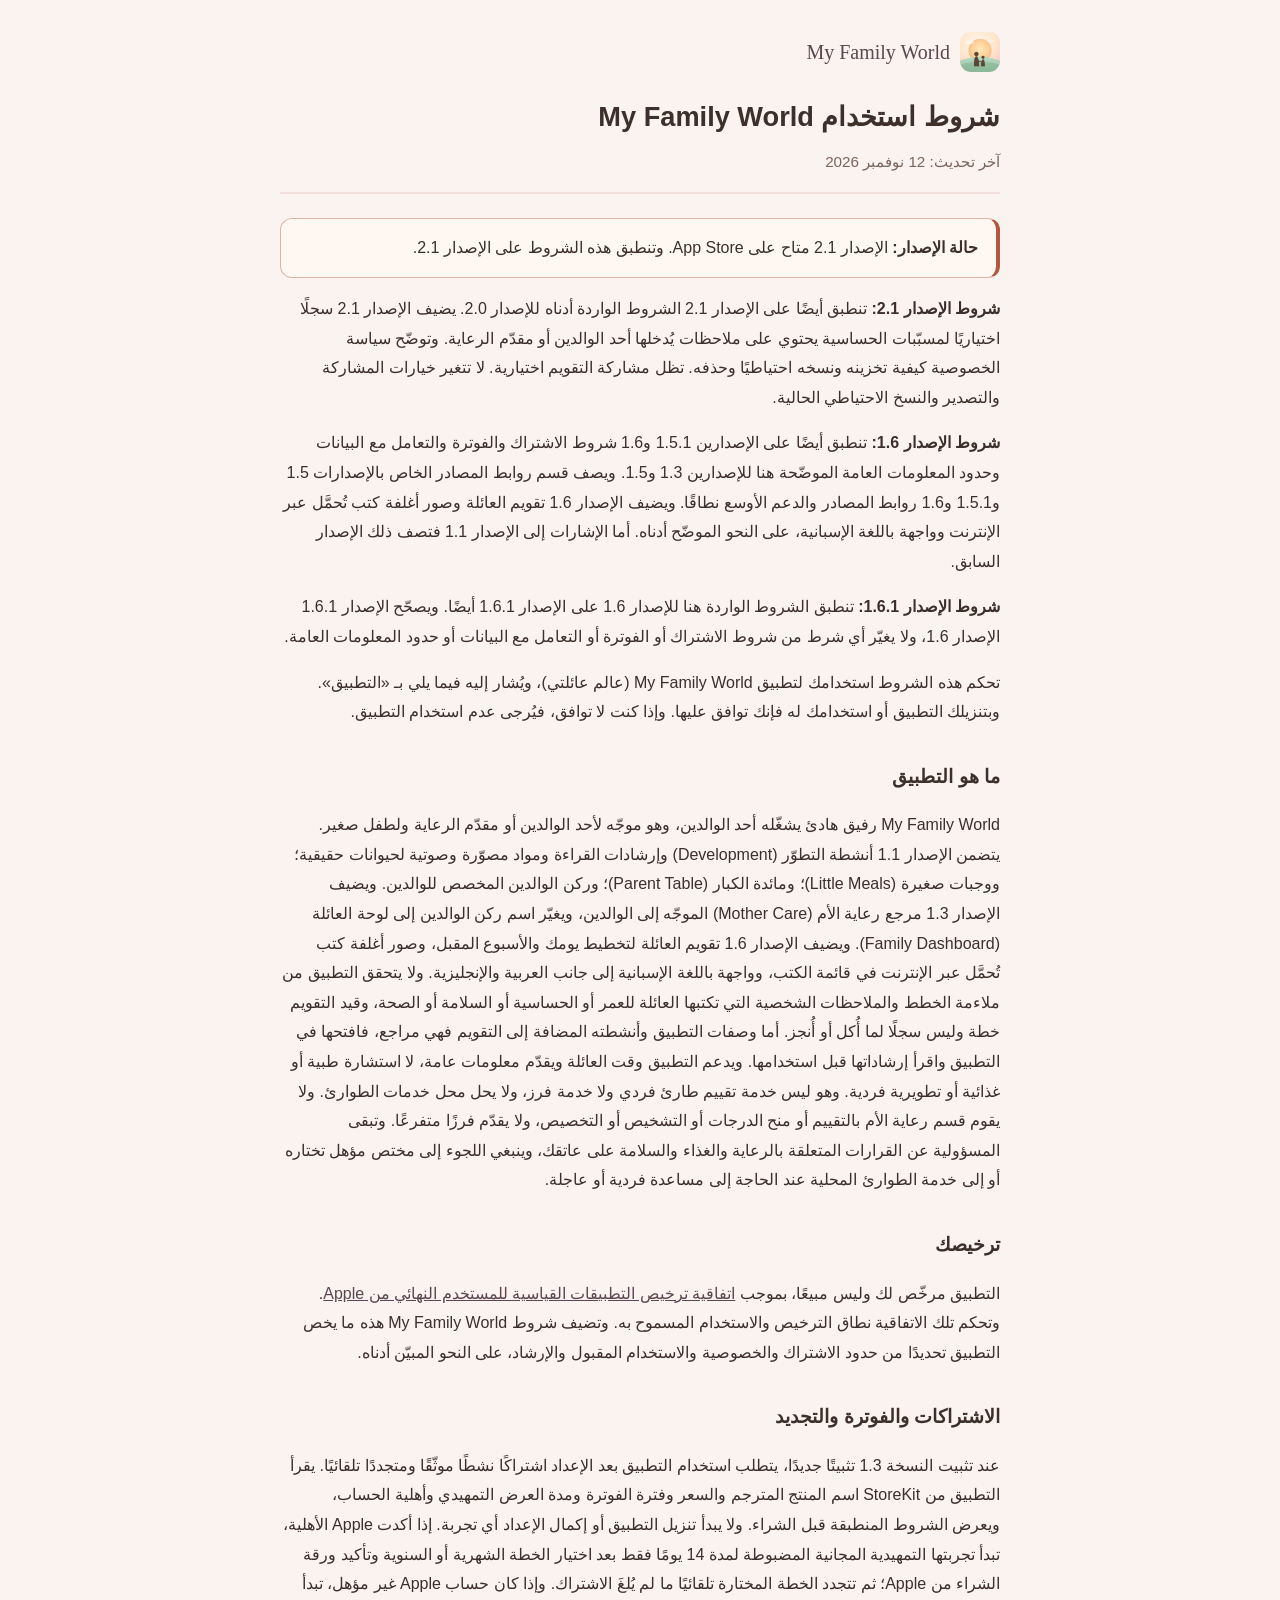
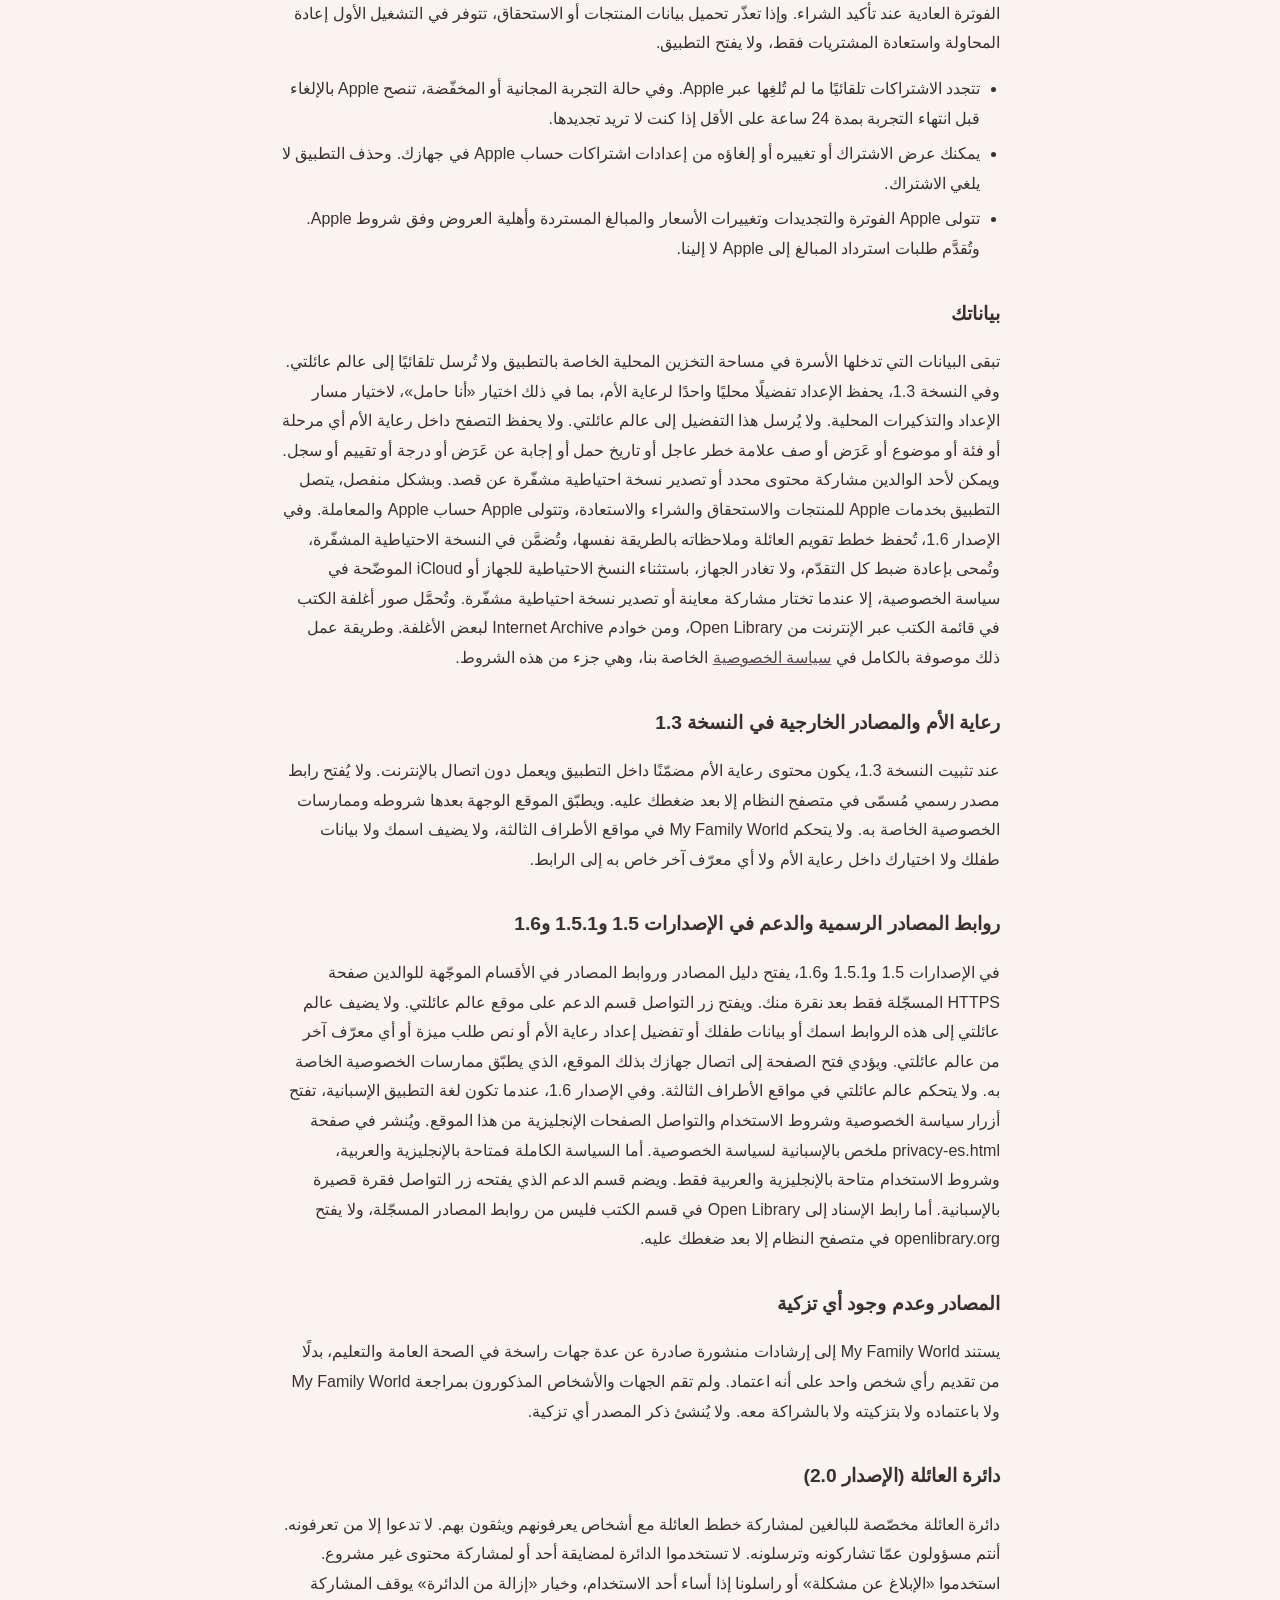
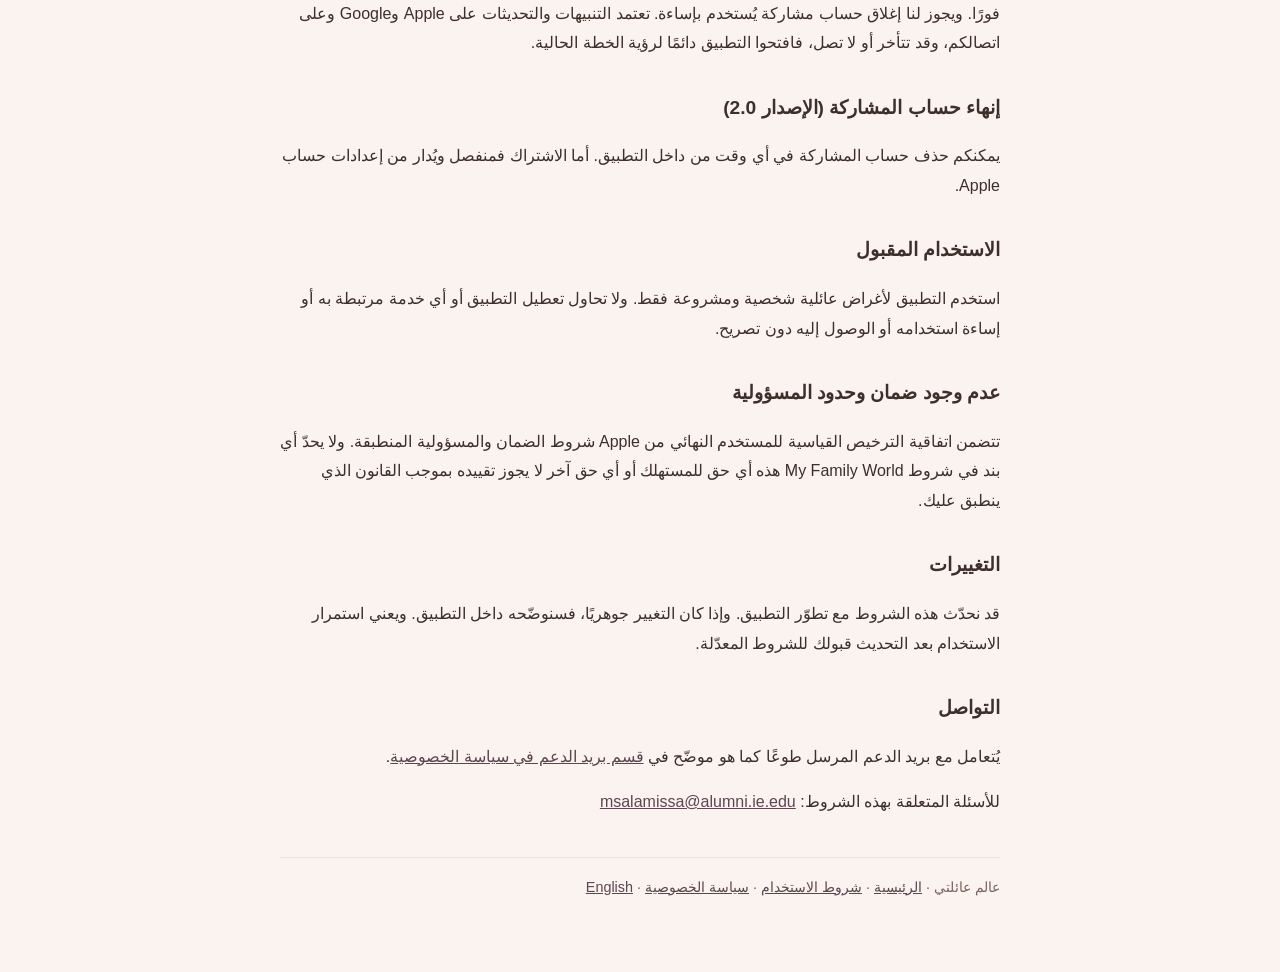
<file: terms-ar.html>
<!DOCTYPE html>
<html lang="ar" dir="rtl">
<head>
<meta charset="UTF-8" />
<meta name="viewport" content="width=device-width, initial-scale=1.0" />
<meta name="theme-color" content="#faf3ef" />
<title>شروط استخدام My Family World</title>
<link rel="icon" type="image/png" href="/assets/brand-icon.png" />
<link rel="apple-touch-icon" href="/assets/brand-icon.png" />
<link rel="canonical" href="https://msallamissa-star.github.io/terms-ar.html" />
<meta name="description" content="شروط استخدام تطبيق عالم عائلتي على iPhone: الاشتراك عبر Apple، وطبيعة المحتوى كمعلومات عامة، ومسؤولياتكم، وطريقة التواصل معنا." />
<meta property="og:site_name" content="My Family World" />
<meta property="og:title" content="شروط استخدام عالم عائلتي" />
<meta property="og:description" content="شروط استخدام تطبيق عالم عائلتي على iPhone: الاشتراك عبر Apple، وطبيعة المحتوى كمعلومات عامة، ومسؤولياتكم، وطريقة التواصل معنا." />
<meta property="og:image" content="https://msallamissa-star.github.io/assets/brand-icon-512.png" />
<meta property="og:image:width" content="512" />
<meta property="og:image:height" content="512" />
<meta property="og:image:alt" content="My Family World app icon" />
<meta property="og:url" content="https://msallamissa-star.github.io/terms-ar.html" />
<meta property="og:type" content="website" />
<meta property="og:locale" content="ar_AE" />
<link rel="alternate" hreflang="en" href="https://msallamissa-star.github.io/terms.html" />
<link rel="alternate" hreflang="ar" href="https://msallamissa-star.github.io/terms-ar.html" />
<link rel="alternate" hreflang="x-default" href="https://msallamissa-star.github.io/terms.html" />
<style>
  :root { color-scheme: light; --ivory:#faf3ef; --ink:#3d2f2a; --soft:#7a655c; --terracotta:#b3573f; --plum:#5c4652; --rose:#f3e0dc; }
  body {
    margin: 0;
    background: var(--ivory);
    color: var(--ink);
    font-family: -apple-system, BlinkMacSystemFont, "Segoe UI", Roboto, Helvetica, Arial, sans-serif;
    line-height: 1.85;
    -webkit-text-size-adjust: 100%;
  }
  .wrap { max-width: 720px; margin: 0 auto; padding: 32px 20px 72px; }
  .brand { display:flex; align-items:center; gap:10px; margin-bottom:20px; }
  .brand img { width:40px; height:40px; border-radius:11px; display:block; }
  .brand span { font-family:Georgia,"Times New Roman",serif; font-size:1.25rem; color:var(--plum); }
  header { border-bottom: 2px solid var(--rose); padding-bottom: 16px; margin-bottom: 24px; }
  h1 { font-size: 1.7rem; margin: 0 0 6px; }
  h2 { font-size: 1.2rem; margin: 32px 0 8px; }
  .updated { color: var(--soft); font-size: 0.95rem; }
  ul, ol { padding-inline-start: 20px; padding-inline-end: 0; }
  li { margin: 6px 0; }
  a { color: var(--plum); }
  .version-note { background:#fff7f2; border:1px solid #ddb6a8; border-inline-start:4px solid var(--terracotta); border-radius:12px; padding:14px 18px; }
  footer { margin-top: 40px; padding-top: 16px; border-top: 1px solid var(--rose); color: var(--soft); font-size: 0.9rem; }
</style>
</head>
<body>
<div class="wrap">
  <div class="brand"><img src="/assets/brand-icon.png" alt="" /><span>My Family World</span></div>
  <header>
    <h1>شروط استخدام My Family World</h1>
    <div class="updated">آخر تحديث: 12 نوفمبر 2026</div>
  </header>

  <p class="version-note"><strong>حالة الإصدار:</strong> الإصدار <bdi dir="ltr">2.1</bdi> متاح على <bdi dir="ltr" lang="en">App Store</bdi>. وتنطبق هذه الشروط على الإصدار <bdi dir="ltr">2.1</bdi>.</p>

  <p id="version-2-1-terms"><strong>شروط الإصدار <bdi dir="ltr">2.1</bdi>:</strong> تنطبق أيضًا على الإصدار <bdi dir="ltr">2.1</bdi> الشروط الواردة أدناه للإصدار <bdi dir="ltr">2.0</bdi>. يضيف الإصدار <bdi dir="ltr">2.1</bdi> سجلًا اختياريًا لمسبّبات الحساسية يحتوي على ملاحظات يُدخلها أحد الوالدين أو مقدّم الرعاية. وتوضّح سياسة الخصوصية كيفية تخزينه ونسخه احتياطيًا وحذفه. تظل مشاركة التقويم اختيارية. لا تتغير خيارات المشاركة والتصدير والنسخ الاحتياطي الحالية.</p>

  <p id="version-1-6-policy-scope"><strong>شروط الإصدار <bdi dir="ltr">1.6</bdi>:</strong> تنطبق أيضًا على الإصدارين <bdi dir="ltr">1.5.1</bdi> و<bdi dir="ltr">1.6</bdi> شروط الاشتراك والفوترة والتعامل مع البيانات وحدود المعلومات العامة الموضّحة هنا للإصدارين <bdi dir="ltr">1.3</bdi> و<bdi dir="ltr">1.5</bdi>. ويصف قسم روابط المصادر الخاص بالإصدارات <bdi dir="ltr">1.5</bdi> و<bdi dir="ltr">1.5.1</bdi> و<bdi dir="ltr">1.6</bdi> روابط المصادر والدعم الأوسع نطاقًا. ويضيف الإصدار <bdi dir="ltr">1.6</bdi> تقويم العائلة وصور أغلفة كتب تُحمَّل عبر الإنترنت وواجهة باللغة الإسبانية، على النحو الموضّح أدناه. أما الإشارات إلى الإصدار <bdi dir="ltr">1.1</bdi> فتصف ذلك الإصدار السابق.</p>

  <p id="version-1-6-1-terms"><strong>شروط الإصدار <bdi dir="ltr">1.6.1</bdi>:</strong> تنطبق الشروط الواردة هنا للإصدار <bdi dir="ltr">1.6</bdi> على الإصدار <bdi dir="ltr">1.6.1</bdi> أيضًا. ويصحّح الإصدار <bdi dir="ltr">1.6.1</bdi> الإصدار <bdi dir="ltr">1.6</bdi>، ولا يغيّر أي شرط من شروط الاشتراك أو الفوترة أو التعامل مع البيانات أو حدود المعلومات العامة.</p>

  <p>تحكم هذه الشروط استخدامك لتطبيق My Family World (عالم عائلتي)، ويُشار إليه فيما يلي بـ «التطبيق». وبتنزيلك التطبيق أو استخدامك له فإنك توافق عليها. وإذا كنت لا توافق، فيُرجى عدم استخدام التطبيق.</p>

  <h2>ما هو التطبيق</h2>
  <p>My Family World رفيق هادئ يشغّله أحد الوالدين، وهو موجّه لأحد الوالدين أو مقدّم الرعاية ولطفل صغير. يتضمن الإصدار <bdi dir="ltr">1.1</bdi> أنشطة التطوّر (Development) وإرشادات القراءة ومواد مصوّرة وصوتية لحيوانات حقيقية؛ ووجبات صغيرة (Little Meals)؛ ومائدة الكبار (Parent Table)؛ وركن الوالدين المخصص للوالدين. ويضيف الإصدار <bdi dir="ltr">1.3</bdi> مرجع رعاية الأم (Mother Care) الموجّه إلى الوالدين، ويغيّر اسم ركن الوالدين إلى لوحة العائلة (Family Dashboard). ويضيف الإصدار <bdi dir="ltr">1.6</bdi> تقويم العائلة لتخطيط يومك والأسبوع المقبل، وصور أغلفة كتب تُحمَّل عبر الإنترنت في قائمة الكتب، وواجهة باللغة الإسبانية إلى جانب العربية والإنجليزية. ولا يتحقق التطبيق من ملاءمة الخطط والملاحظات الشخصية التي تكتبها العائلة للعمر أو الحساسية أو السلامة أو الصحة، وقيد التقويم خطة وليس سجلًا لما أُكل أو أُنجز. أما وصفات التطبيق وأنشطته المضافة إلى التقويم فهي مراجع، فافتحها في التطبيق واقرأ إرشاداتها قبل استخدامها. ويدعم التطبيق وقت العائلة ويقدّم معلومات عامة، لا استشارة طبية أو غذائية أو تطويرية فردية. وهو ليس خدمة تقييم طارئ فردي ولا خدمة فرز، ولا يحل محل خدمات الطوارئ. ولا يقوم قسم رعاية الأم بالتقييم أو منح الدرجات أو التشخيص أو التخصيص، ولا يقدّم فرزًا متفرعًا. وتبقى المسؤولية عن القرارات المتعلقة بالرعاية والغذاء والسلامة على عاتقك، وينبغي اللجوء إلى مختص مؤهل تختاره أو إلى خدمة الطوارئ المحلية عند الحاجة إلى مساعدة فردية أو عاجلة.</p>

  <h2>ترخيصك</h2>
  <p>التطبيق مرخّص لك وليس مبيعًا، بموجب <a href="https://www.apple.com/legal/internet-services/itunes/dev/stdeula/">اتفاقية ترخيص التطبيقات القياسية للمستخدم النهائي من Apple</a>. وتحكم تلك الاتفاقية نطاق الترخيص والاستخدام المسموح به. وتضيف شروط My Family World هذه ما يخص التطبيق تحديدًا من حدود الاشتراك والخصوصية والاستخدام المقبول والإرشاد، على النحو المبيّن أدناه.</p>

  <h2>الاشتراكات والفوترة والتجديد</h2>
  <p>عند تثبيت النسخة 1.3 تثبيتًا جديدًا، يتطلب استخدام التطبيق بعد الإعداد اشتراكًا نشطًا موثّقًا ومتجددًا تلقائيًا. يقرأ التطبيق من StoreKit اسم المنتج المترجم والسعر وفترة الفوترة ومدة العرض التمهيدي وأهلية الحساب، ويعرض الشروط المنطبقة قبل الشراء. ولا يبدأ تنزيل التطبيق أو إكمال الإعداد أي تجربة. إذا أكدت Apple الأهلية، تبدأ تجربتها التمهيدية المجانية المضبوطة لمدة 14 يومًا فقط بعد اختيار الخطة الشهرية أو السنوية وتأكيد ورقة الشراء من Apple؛ ثم تتجدد الخطة المختارة تلقائيًا ما لم يُلغَ الاشتراك. وإذا كان حساب Apple غير مؤهل، تبدأ الفوترة العادية عند تأكيد الشراء. وإذا تعذّر تحميل بيانات المنتجات أو الاستحقاق، تتوفر في التشغيل الأول إعادة المحاولة واستعادة المشتريات فقط، ولا يفتح التطبيق.</p>
  <ul>
    <li>تتجدد الاشتراكات تلقائيًا ما لم تُلغِها عبر Apple. وفي حالة التجربة المجانية أو المخفّضة، تنصح Apple بالإلغاء قبل انتهاء التجربة بمدة 24 ساعة على الأقل إذا كنت لا تريد تجديدها.</li>
    <li>يمكنك عرض الاشتراك أو تغييره أو إلغاؤه من إعدادات اشتراكات حساب Apple في جهازك. وحذف التطبيق لا يلغي الاشتراك.</li>
    <li>تتولى Apple الفوترة والتجديدات وتغييرات الأسعار والمبالغ المستردة وأهلية العروض وفق شروط Apple. وتُقدَّم طلبات استرداد المبالغ إلى Apple لا إلينا.</li>
  </ul>

  <h2>بياناتك</h2>
  <p>تبقى البيانات التي تدخلها الأسرة في مساحة التخزين المحلية الخاصة بالتطبيق ولا تُرسل تلقائيًا إلى عالم عائلتي. وفي النسخة 1.3، يحفظ الإعداد تفضيلًا محليًا واحدًا لرعاية الأم، بما في ذلك اختيار «أنا حامل»، لاختيار مسار الإعداد والتذكيرات المحلية. ولا يُرسل هذا التفضيل إلى عالم عائلتي. ولا يحفظ التصفح داخل رعاية الأم أي مرحلة أو فئة أو موضوع أو عَرَض أو صف علامة خطر عاجل أو تاريخ حمل أو إجابة عن عَرَض أو درجة أو تقييم أو سجل. ويمكن لأحد الوالدين مشاركة محتوى محدد أو تصدير نسخة احتياطية مشفّرة عن قصد. وبشكل منفصل، يتصل التطبيق بخدمات Apple للمنتجات والاستحقاق والشراء والاستعادة، وتتولى Apple حساب Apple والمعاملة. وفي الإصدار <bdi dir="ltr">1.6</bdi>، تُحفظ خطط تقويم العائلة وملاحظاته بالطريقة نفسها، وتُضمَّن في النسخة الاحتياطية المشفّرة، وتُمحى بإعادة ضبط كل التقدّم، ولا تغادر الجهاز، باستثناء النسخ الاحتياطية للجهاز أو <bdi dir="ltr" lang="en">iCloud</bdi> الموضّحة في سياسة الخصوصية، إلا عندما تختار مشاركة معاينة أو تصدير نسخة احتياطية مشفّرة. وتُحمَّل صور أغلفة الكتب في قائمة الكتب عبر الإنترنت من <bdi dir="ltr" lang="en">Open Library</bdi>، ومن خوادم <bdi dir="ltr" lang="en">Internet Archive</bdi> لبعض الأغلفة. وطريقة عمل ذلك موصوفة بالكامل في <a href="privacy-ar.html">سياسة الخصوصية</a> الخاصة بنا، وهي جزء من هذه الشروط.</p>

  <h2>رعاية الأم والمصادر الخارجية في النسخة 1.3</h2>
  <p>عند تثبيت النسخة 1.3، يكون محتوى رعاية الأم مضمّنًا داخل التطبيق ويعمل دون اتصال بالإنترنت. ولا يُفتح رابط مصدر رسمي مُسمّى في متصفح النظام إلا بعد ضغطك عليه. ويطبّق الموقع الوجهة بعدها شروطه وممارسات الخصوصية الخاصة به. ولا يتحكم My Family World في مواقع الأطراف الثالثة، ولا يضيف اسمك ولا بيانات طفلك ولا اختيارك داخل رعاية الأم ولا أي معرّف آخر خاص به إلى الرابط.</p>

  <h2>روابط المصادر الرسمية والدعم في الإصدارات <bdi dir="ltr">1.5</bdi> و<bdi dir="ltr">1.5.1</bdi> و<bdi dir="ltr">1.6</bdi></h2>
  <p>في الإصدارات <bdi dir="ltr">1.5</bdi> و<bdi dir="ltr">1.5.1</bdi> و<bdi dir="ltr">1.6</bdi>، يفتح دليل المصادر وروابط المصادر في الأقسام الموجّهة للوالدين صفحة <bdi dir="ltr">HTTPS</bdi> المسجّلة فقط بعد نقرة منك. ويفتح زر التواصل قسم الدعم على موقع عالم عائلتي. ولا يضيف عالم عائلتي إلى هذه الروابط اسمك أو بيانات طفلك أو تفضيل إعداد رعاية الأم أو نص طلب ميزة أو أي معرّف آخر من عالم عائلتي. ويؤدي فتح الصفحة إلى اتصال جهازك بذلك الموقع، الذي يطبّق ممارسات الخصوصية الخاصة به. ولا يتحكم عالم عائلتي في مواقع الأطراف الثالثة. وفي الإصدار <bdi dir="ltr">1.6</bdi>، عندما تكون لغة التطبيق الإسبانية، تفتح أزرار سياسة الخصوصية وشروط الاستخدام والتواصل الصفحات الإنجليزية من هذا الموقع. ويُنشر في صفحة <bdi dir="ltr">privacy-es.html</bdi> ملخص بالإسبانية لسياسة الخصوصية. أما السياسة الكاملة فمتاحة بالإنجليزية والعربية، وشروط الاستخدام متاحة بالإنجليزية والعربية فقط. ويضم قسم الدعم الذي يفتحه زر التواصل فقرة قصيرة بالإسبانية. أما رابط الإسناد إلى <bdi dir="ltr" lang="en">Open Library</bdi> في قسم الكتب فليس من روابط المصادر المسجّلة، ولا يفتح <bdi dir="ltr" lang="en">openlibrary.org</bdi> في متصفح النظام إلا بعد ضغطك عليه.</p>

  <h2>المصادر وعدم وجود أي تزكية</h2>
  <p>يستند My Family World إلى إرشادات منشورة صادرة عن عدة جهات راسخة في الصحة العامة والتعليم، بدلًا من تقديم رأي شخص واحد على أنه اعتماد. ولم تقم الجهات والأشخاص المذكورون بمراجعة My Family World ولا باعتماده ولا بتزكيته ولا بالشراكة معه. ولا يُنشئ ذكر المصدر أي تزكية.</p>

  <h2 id="family-circle">دائرة العائلة (الإصدار <bdi dir="ltr">2.0</bdi>)</h2>
  <p>دائرة العائلة مخصّصة للبالغين لمشاركة خطط العائلة مع أشخاص يعرفونهم ويثقون بهم. لا تدعوا إلا من تعرفونه. أنتم مسؤولون عمّا تشاركونه وترسلونه. لا تستخدموا الدائرة لمضايقة أحد أو لمشاركة محتوى غير مشروع. استخدموا «الإبلاغ عن مشكلة» أو راسلونا إذا أساء أحد الاستخدام، وخيار «إزالة من الدائرة» يوقف المشاركة فورًا. ويجوز لنا إغلاق حساب مشاركة يُستخدم بإساءة. تعتمد التنبيهات والتحديثات على Apple وGoogle وعلى اتصالكم، وقد تتأخر أو لا تصل، فافتحوا التطبيق دائمًا لرؤية الخطة الحالية.</p>

  <h2 id="ending-sharing-account">إنهاء حساب المشاركة (الإصدار <bdi dir="ltr">2.0</bdi>)</h2>
  <p>يمكنكم حذف حساب المشاركة في أي وقت من داخل التطبيق. أما الاشتراك فمنفصل ويُدار من إعدادات حساب Apple.</p>

  <h2>الاستخدام المقبول</h2>
  <p>استخدم التطبيق لأغراض عائلية شخصية ومشروعة فقط. ولا تحاول تعطيل التطبيق أو أي خدمة مرتبطة به أو إساءة استخدامه أو الوصول إليه دون تصريح.</p>

  <h2>عدم وجود ضمان وحدود المسؤولية</h2>
  <p>تتضمن اتفاقية الترخيص القياسية للمستخدم النهائي من Apple شروط الضمان والمسؤولية المنطبقة. ولا يحدّ أي بند في شروط My Family World هذه أي حق للمستهلك أو أي حق آخر لا يجوز تقييده بموجب القانون الذي ينطبق عليك.</p>

  <h2>التغييرات</h2>
  <p>قد نحدّث هذه الشروط مع تطوّر التطبيق. وإذا كان التغيير جوهريًا، فسنوضّحه داخل التطبيق. ويعني استمرار الاستخدام بعد التحديث قبولك للشروط المعدّلة.</p>

  <h2>التواصل</h2>
  <p>يُتعامل مع بريد الدعم المرسل طوعًا كما هو موضّح في <a href="privacy-ar.html#support-email">قسم بريد الدعم في سياسة الخصوصية</a>.</p>
  <p>للأسئلة المتعلقة بهذه الشروط: <a href="mailto:msalamissa@alumni.ie.edu">msalamissa@alumni.ie.edu</a></p>

  <footer>
    عالم عائلتي &middot; <a href="index-ar.html">الرئيسية</a> &middot; <a href="terms-ar.html">شروط الاستخدام</a> &middot; <a href="privacy-ar.html">سياسة الخصوصية</a> &middot; <a href="terms.html" hreflang="en" lang="en">English</a>
  </footer>
</div>
</body>
</html>
</file>
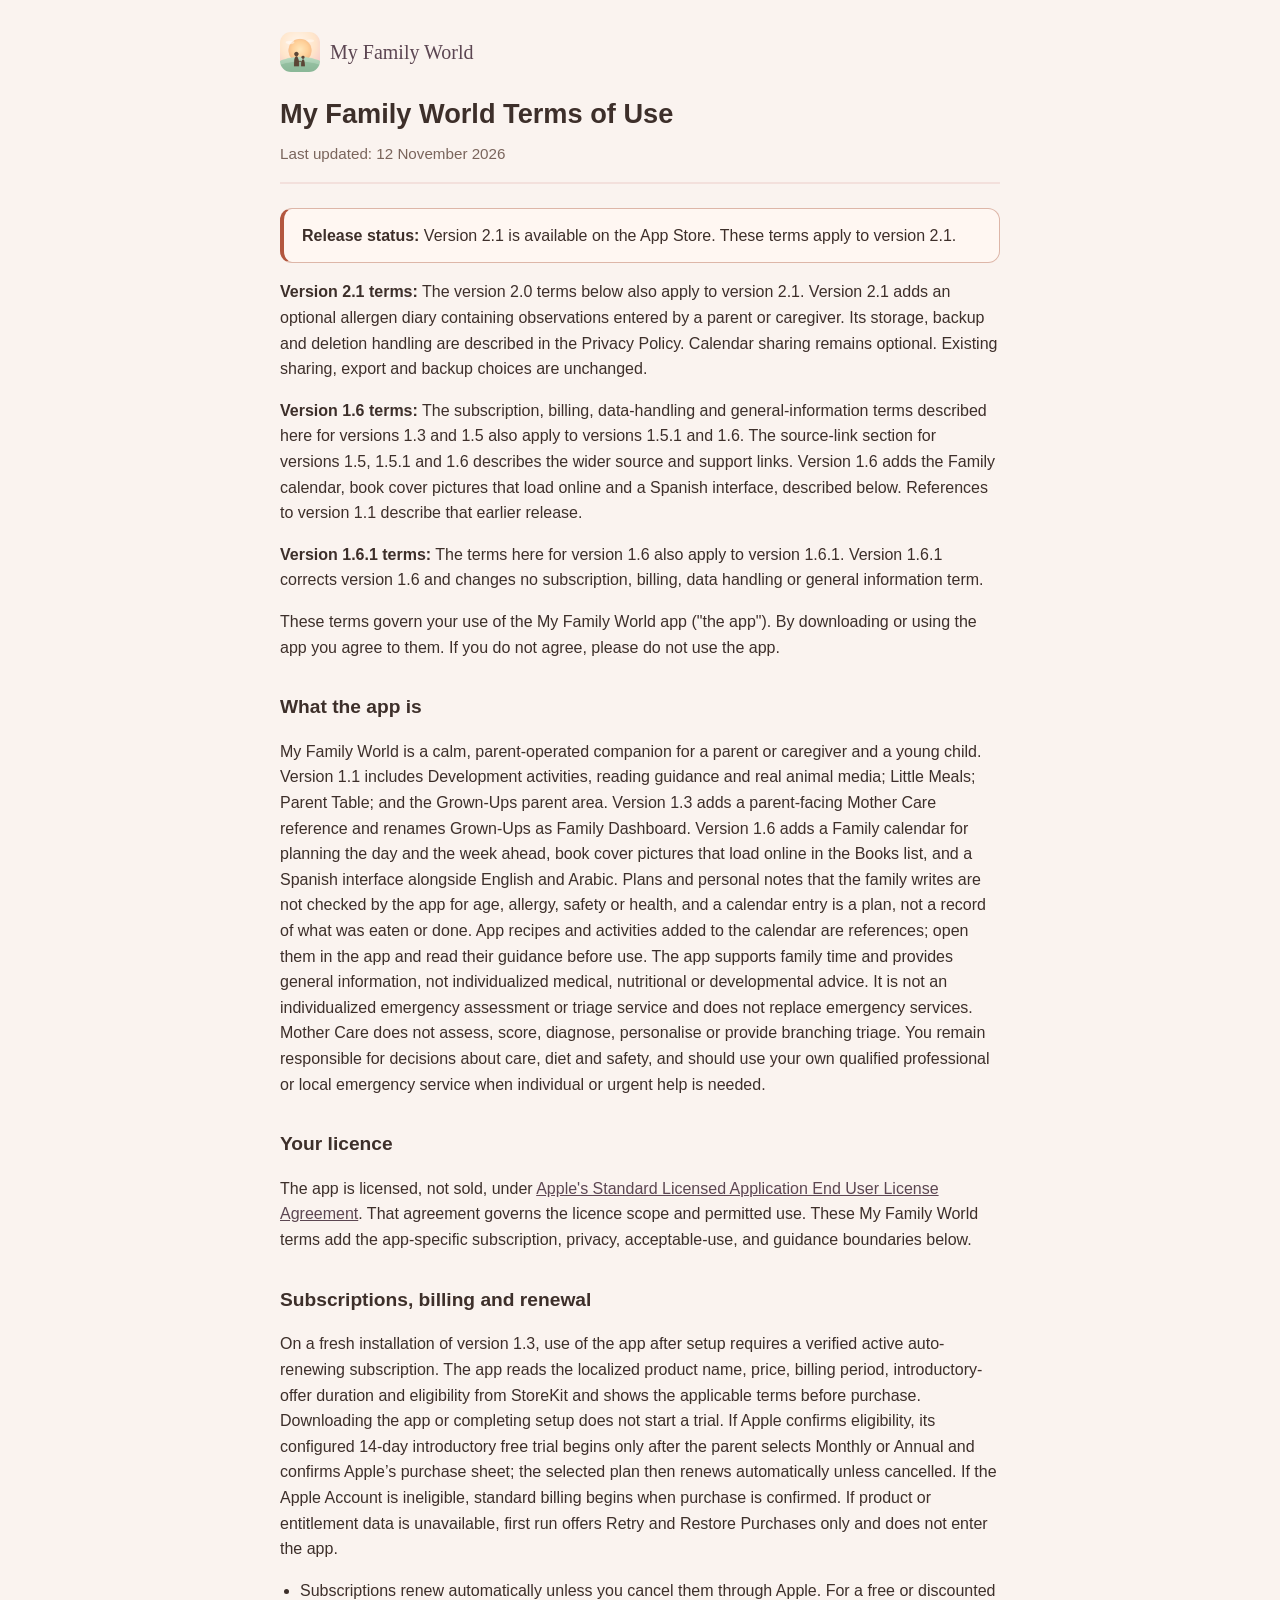
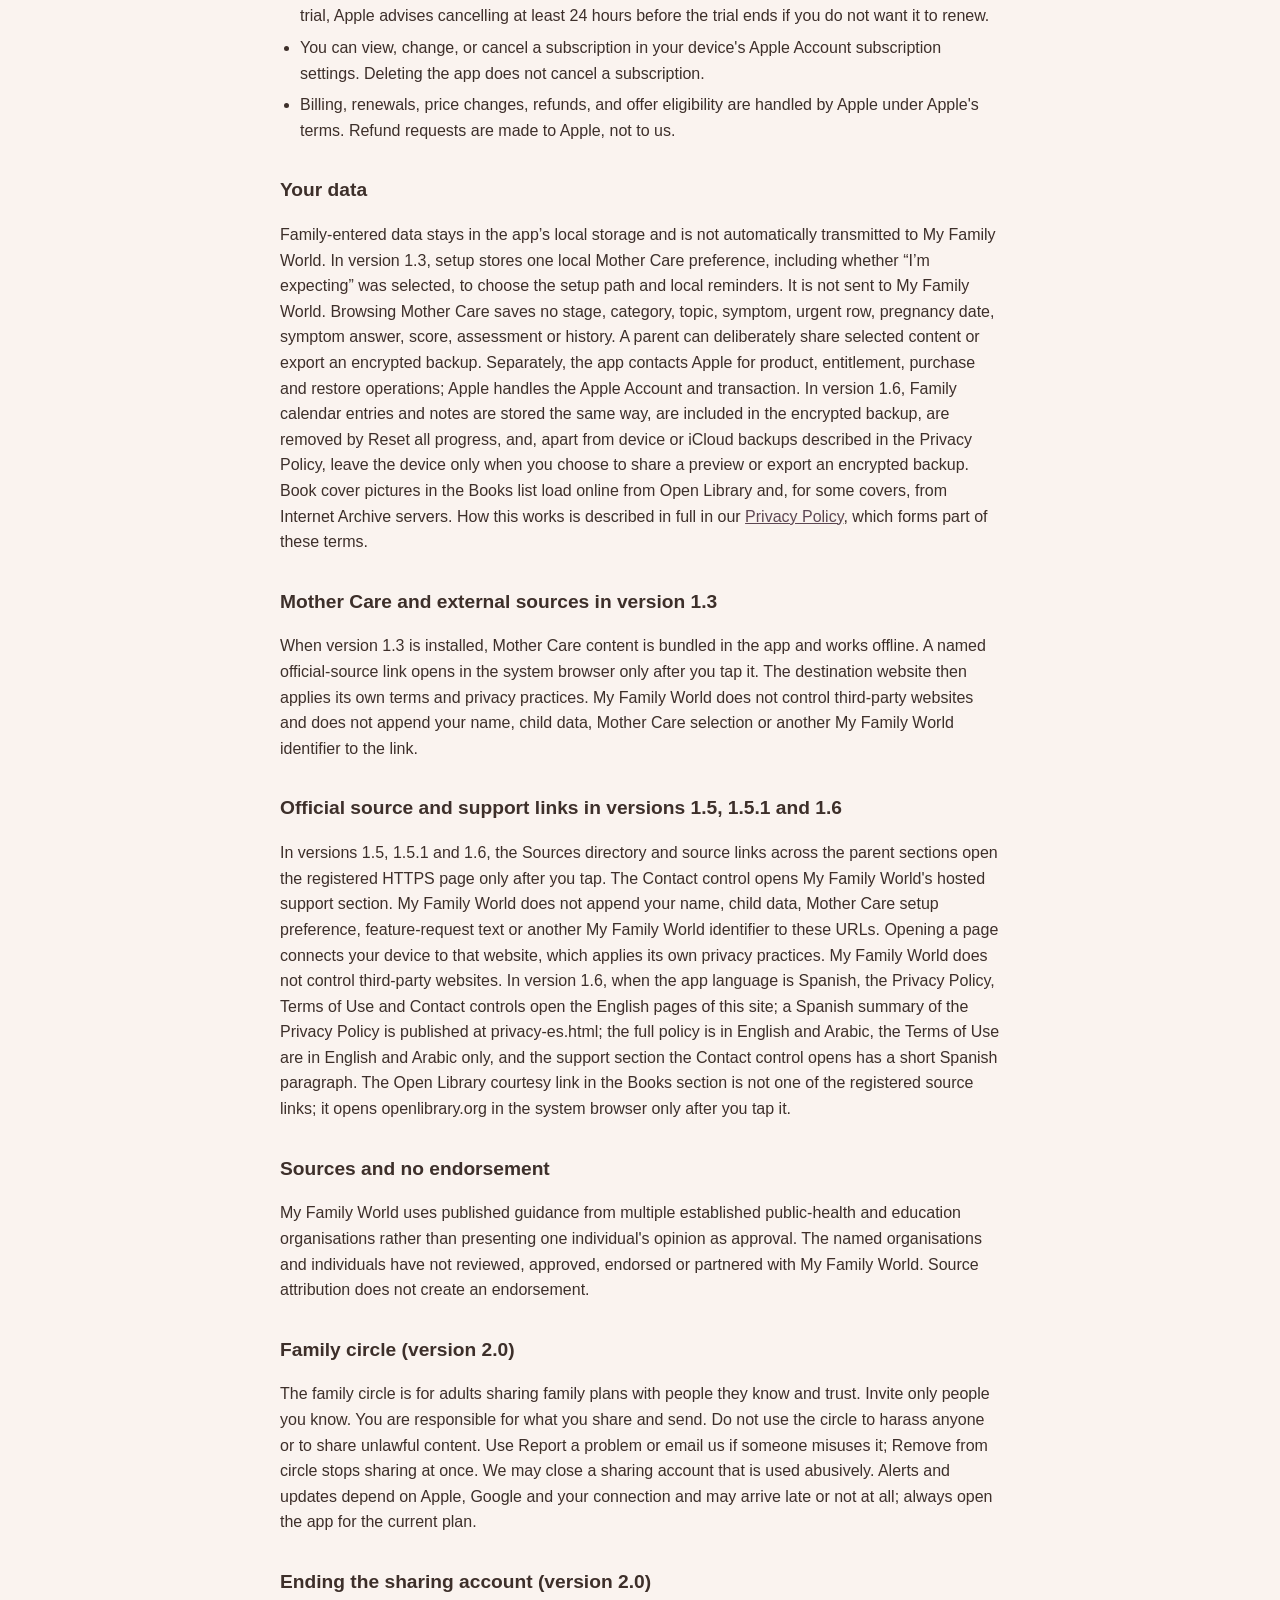
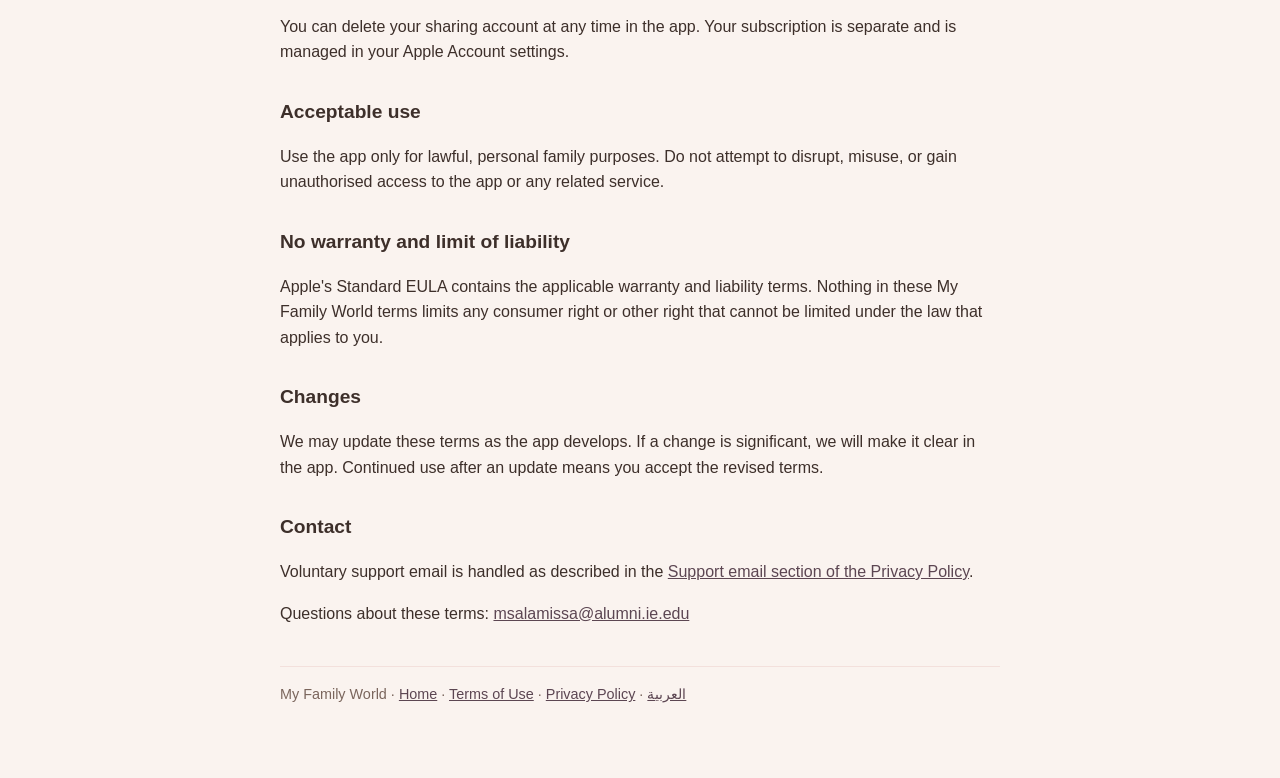
<file: terms.html>
<!DOCTYPE html>
<html lang="en" dir="ltr">
<head>
<meta charset="UTF-8" />
<meta name="viewport" content="width=device-width, initial-scale=1.0" />
<meta name="theme-color" content="#faf3ef" />
<title>My Family World Terms of Use</title>
<link rel="icon" type="image/png" href="/assets/brand-icon.png" />
<link rel="apple-touch-icon" href="/assets/brand-icon.png" />
<link rel="canonical" href="https://msallamissa-star.github.io/terms.html" />
<meta name="description" content="Terms of use for the My Family World iPhone app: the subscription through Apple, the general information nature of the content, your responsibilities and how to contact us." />
<meta property="og:site_name" content="My Family World" />
<meta property="og:title" content="My Family World Terms of Use" />
<meta property="og:description" content="Terms of use for the My Family World iPhone app: the subscription through Apple, the general information nature of the content, your responsibilities and how to contact us." />
<meta property="og:image" content="https://msallamissa-star.github.io/assets/brand-icon-512.png" />
<meta property="og:image:width" content="512" />
<meta property="og:image:height" content="512" />
<meta property="og:image:alt" content="My Family World app icon" />
<meta property="og:url" content="https://msallamissa-star.github.io/terms.html" />
<meta property="og:type" content="website" />
<meta property="og:locale" content="en_GB" />
<link rel="alternate" hreflang="en" href="https://msallamissa-star.github.io/terms.html" />
<link rel="alternate" hreflang="ar" href="https://msallamissa-star.github.io/terms-ar.html" />
<link rel="alternate" hreflang="x-default" href="https://msallamissa-star.github.io/terms.html" />
<style>
  :root { color-scheme: light; --ivory:#faf3ef; --ink:#3d2f2a; --soft:#7a655c; --terracotta:#b3573f; --plum:#5c4652; --rose:#f3e0dc; }
  body {
    margin: 0;
    background: var(--ivory);
    color: var(--ink);
    font-family: -apple-system, BlinkMacSystemFont, "Segoe UI", Roboto, Helvetica, Arial, sans-serif;
    line-height: 1.6;
    -webkit-text-size-adjust: 100%;
  }
  .wrap { max-width: 720px; margin: 0 auto; padding: 32px 20px 72px; }
  .brand { display:flex; align-items:center; gap:10px; margin-bottom:20px; }
  .brand img { width:40px; height:40px; border-radius:11px; display:block; }
  .brand span { font-family:Georgia,"Times New Roman",serif; font-size:1.25rem; color:var(--plum); }
  header { border-bottom: 2px solid var(--rose); padding-bottom: 16px; margin-bottom: 24px; }
  h1 { font-size: 1.7rem; margin: 0 0 6px; }
  h2 { font-size: 1.2rem; margin: 32px 0 8px; }
  .updated { color: var(--soft); font-size: 0.95rem; }
  ul { padding-left: 20px; }
  li { margin: 6px 0; }
  a { color: var(--plum); }
  .version-note { background:#fff7f2; border:1px solid #ddb6a8; border-left:4px solid var(--terracotta); border-radius:12px; padding:14px 18px; }
  footer { margin-top: 40px; padding-top: 16px; border-top: 1px solid var(--rose); color: var(--soft); font-size: 0.9rem; }
</style>
</head>
<body>
<div class="wrap">
  <div class="brand"><img src="/assets/brand-icon.png" alt="" /><span>My Family World</span></div>
  <header>
    <h1>My Family World Terms of Use</h1>
    <div class="updated">Last updated: 12 November 2026</div>
  </header>

  <p class="version-note"><strong>Release status:</strong> Version 2.1 is available on the App Store. These terms apply to version 2.1.</p>

  <p id="version-2-1-terms"><strong>Version 2.1 terms:</strong> The version 2.0 terms below also apply to version 2.1. Version 2.1 adds an optional allergen diary containing observations entered by a parent or caregiver. Its storage, backup and deletion handling are described in the Privacy Policy. Calendar sharing remains optional. Existing sharing, export and backup choices are unchanged.</p>

  <p id="version-1-6-policy-scope"><strong>Version 1.6 terms:</strong> The subscription, billing, data-handling and general-information terms described here for versions 1.3 and 1.5 also apply to versions 1.5.1 and 1.6. The source-link section for versions 1.5, 1.5.1 and 1.6 describes the wider source and support links. Version 1.6 adds the Family calendar, book cover pictures that load online and a Spanish interface, described below. References to version 1.1 describe that earlier release.</p>

  <p id="version-1-6-1-terms"><strong>Version 1.6.1 terms:</strong> The terms here for version 1.6 also apply to version 1.6.1. Version 1.6.1 corrects version 1.6 and changes no subscription, billing, data handling or general information term.</p>

  <p>These terms govern your use of the My Family World app ("the app"). By downloading or using the app you agree to them. If you do not agree, please do not use the app.</p>

  <h2>What the app is</h2>
  <p>My Family World is a calm, parent-operated companion for a parent or caregiver and a young child. Version 1.1 includes Development activities, reading guidance and real animal media; Little Meals; Parent Table; and the Grown&#8209;Ups parent area. Version 1.3 adds a parent-facing Mother Care reference and renames Grown&#8209;Ups as Family Dashboard. Version 1.6 adds a Family calendar for planning the day and the week ahead, book cover pictures that load online in the Books list, and a Spanish interface alongside English and Arabic. Plans and personal notes that the family writes are not checked by the app for age, allergy, safety or health, and a calendar entry is a plan, not a record of what was eaten or done. App recipes and activities added to the calendar are references; open them in the app and read their guidance before use. The app supports family time and provides general information, not individualized medical, nutritional or developmental advice. It is not an individualized emergency assessment or triage service and does not replace emergency services. Mother Care does not assess, score, diagnose, personalise or provide branching triage. You remain responsible for decisions about care, diet and safety, and should use your own qualified professional or local emergency service when individual or urgent help is needed.</p>

  <h2>Your licence</h2>
  <p>The app is licensed, not sold, under <a href="https://www.apple.com/legal/internet-services/itunes/dev/stdeula/">Apple's Standard Licensed Application End User License Agreement</a>. That agreement governs the licence scope and permitted use. These My Family World terms add the app-specific subscription, privacy, acceptable-use, and guidance boundaries below.</p>

  <h2>Subscriptions, billing and renewal</h2>
  <p>On a fresh installation of version 1.3, use of the app after setup requires a verified active auto-renewing subscription. The app reads the localized product name, price, billing period, introductory-offer duration and eligibility from StoreKit and shows the applicable terms before purchase. Downloading the app or completing setup does not start a trial. If Apple confirms eligibility, its configured 14-day introductory free trial begins only after the parent selects Monthly or Annual and confirms Apple’s purchase sheet; the selected plan then renews automatically unless cancelled. If the Apple Account is ineligible, standard billing begins when purchase is confirmed. If product or entitlement data is unavailable, first run offers Retry and Restore Purchases only and does not enter the app.</p>
  <ul>
    <li>Subscriptions renew automatically unless you cancel them through Apple. For a free or discounted trial, Apple advises cancelling at least 24 hours before the trial ends if you do not want it to renew.</li>
    <li>You can view, change, or cancel a subscription in your device's Apple Account subscription settings. Deleting the app does not cancel a subscription.</li>
    <li>Billing, renewals, price changes, refunds, and offer eligibility are handled by Apple under Apple's terms. Refund requests are made to Apple, not to us.</li>
  </ul>

  <h2>Your data</h2>
  <p>Family-entered data stays in the app’s local storage and is not automatically transmitted to My Family World. In version 1.3, setup stores one local Mother Care preference, including whether “I’m expecting” was selected, to choose the setup path and local reminders. It is not sent to My Family World. Browsing Mother Care saves no stage, category, topic, symptom, urgent row, pregnancy date, symptom answer, score, assessment or history. A parent can deliberately share selected content or export an encrypted backup. Separately, the app contacts Apple for product, entitlement, purchase and restore operations; Apple handles the Apple Account and transaction. In version 1.6, Family calendar entries and notes are stored the same way, are included in the encrypted backup, are removed by Reset all progress, and, apart from device or iCloud backups described in the Privacy Policy, leave the device only when you choose to share a preview or export an encrypted backup. Book cover pictures in the Books list load online from Open Library and, for some covers, from Internet Archive servers. How this works is described in full in our <a href="privacy.html">Privacy Policy</a>, which forms part of these terms.</p>

  <h2>Mother Care and external sources in version 1.3</h2>
  <p>When version 1.3 is installed, Mother Care content is bundled in the app and works offline. A named official-source link opens in the system browser only after you tap it. The destination website then applies its own terms and privacy practices. My Family World does not control third-party websites and does not append your name, child data, Mother Care selection or another My Family World identifier to the link.</p>

  <h2>Official source and support links in versions 1.5, 1.5.1 and 1.6</h2>
  <p>In versions 1.5, 1.5.1 and 1.6, the Sources directory and source links across the parent sections open the registered HTTPS page only after you tap. The Contact control opens My Family World's hosted support section. My Family World does not append your name, child data, Mother Care setup preference, feature-request text or another My Family World identifier to these URLs. Opening a page connects your device to that website, which applies its own privacy practices. My Family World does not control third-party websites. In version 1.6, when the app language is Spanish, the Privacy Policy, Terms of Use and Contact controls open the English pages of this site; a Spanish summary of the Privacy Policy is published at privacy-es.html; the full policy is in English and Arabic, the Terms of Use are in English and Arabic only, and the support section the Contact control opens has a short Spanish paragraph. The Open Library courtesy link in the Books section is not one of the registered source links; it opens openlibrary.org in the system browser only after you tap it.</p>

  <h2>Sources and no endorsement</h2>
  <p>My Family World uses published guidance from multiple established public-health and education organisations rather than presenting one individual's opinion as approval. The named organisations and individuals have not reviewed, approved, endorsed or partnered with My Family World. Source attribution does not create an endorsement.</p>

  <h2 id="family-circle">Family circle (version 2.0)</h2>
  <p>The family circle is for adults sharing family plans with people they know and trust. Invite only people you know. You are responsible for what you share and send. Do not use the circle to harass anyone or to share unlawful content. Use Report a problem or email us if someone misuses it; Remove from circle stops sharing at once. We may close a sharing account that is used abusively. Alerts and updates depend on Apple, Google and your connection and may arrive late or not at all; always open the app for the current plan.</p>

  <h2 id="ending-sharing-account">Ending the sharing account (version 2.0)</h2>
  <p>You can delete your sharing account at any time in the app. Your subscription is separate and is managed in your Apple Account settings.</p>

  <h2>Acceptable use</h2>
  <p>Use the app only for lawful, personal family purposes. Do not attempt to disrupt, misuse, or gain unauthorised access to the app or any related service.</p>

  <h2>No warranty and limit of liability</h2>
  <p>Apple's Standard EULA contains the applicable warranty and liability terms. Nothing in these My Family World terms limits any consumer right or other right that cannot be limited under the law that applies to you.</p>

  <h2>Changes</h2>
  <p>We may update these terms as the app develops. If a change is significant, we will make it clear in the app. Continued use after an update means you accept the revised terms.</p>

  <h2>Contact</h2>
  <p>Voluntary support email is handled as described in the <a href="privacy.html#support-email">Support email section of the Privacy Policy</a>.</p>
  <p>Questions about these terms: <a href="mailto:msalamissa@alumni.ie.edu">msalamissa@alumni.ie.edu</a></p>

  <footer>
    My Family World &middot; <a href="index.html">Home</a> &middot; <a href="terms.html">Terms of Use</a> &middot; <a href="privacy.html">Privacy Policy</a> &middot; <a href="terms-ar.html" hreflang="ar" lang="ar">العربية</a>
  </footer>
</div>
</body>
</html>
</file>
<file: landing.css>
@font-face{font-family:Nunito;src:url("assets/fonts/Nunito-400.woff2") format("woff2");font-weight:400;font-display:swap}
@font-face{font-family:Nunito;src:url("assets/fonts/Nunito-800.woff2") format("woff2");font-weight:800;font-display:swap}
@font-face{font-family:Fraunces;src:url("assets/fonts/Fraunces-var.woff2") format("woff2");font-weight:300 700;font-display:swap}
:root{--paper:#f7f6f4;--white:#fff;--ink:#2b2622;--soft:#5a544e;--line:#dfd9d2;--clay:#9c5340;--accent:#8e4837;--sage:#edf2e7;--sage-ink:#405447;--radius:22px}
*{box-sizing:border-box}html{scroll-behavior:smooth;scroll-padding-top:24px}body{margin:0;background:var(--paper);color:var(--ink);font:400 17px/1.65 Nunito,system-ui,-apple-system,"Segoe UI",sans-serif}a{color:var(--accent);text-underline-offset:4px}button,input{font:inherit}button{cursor:pointer}[hidden]{display:none!important}img{max-width:100%;height:auto}h1,h2,h3{font-family:Fraunces,Georgia,serif;line-height:1.16;letter-spacing:-.02em;font-weight:550}h1{font-size:clamp(38px,5.1vw,64px);margin:18px 0 22px}h2{font-size:clamp(28px,3.3vw,37px);margin:12px 0 18px}h3{font-size:23px;margin:0 0 10px}p{color:var(--soft);margin:0 0 16px}p:last-child{margin-bottom:0}
.wrap{max-width:1120px;margin-inline:auto;padding-inline:24px}.site-header{display:flex;align-items:center;justify-content:space-between;gap:22px;padding-block:28px}.brand{display:flex;gap:12px;align-items:center;color:var(--ink);text-decoration:none;font:600 24px/1.2 Fraunces,Georgia,serif;min-width:0}.brand img{width:48px;height:48px;border-radius:14px;flex:none}.header-tools{display:flex;align-items:center;justify-content:flex-end;gap:28px;flex-wrap:wrap}.page-nav,.langs{display:flex;align-items:center;gap:20px;flex-wrap:wrap}.page-nav a,.langs a{display:inline-flex;align-items:center;min-height:44px;padding-block:8px;text-decoration:none;font-size:14px;color:var(--soft)}.langs a{font-weight:800;color:var(--accent)}.skip-link{position:absolute;inset-inline-start:16px;top:8px;transform:translateY(-160%);background:var(--white);padding:12px;z-index:10}.skip-link:focus{transform:none}
.hero{display:grid;grid-template-columns:minmax(0,1.25fr) minmax(0,.75fr);align-items:center;gap:68px;padding-block:38px 68px}.eyebrow{color:var(--accent);font-weight:800;font-size:12px;letter-spacing:.12em;text-transform:uppercase}.lead{max-width:590px;font-size:19px;line-height:1.65}.actions{display:flex;gap:12px;flex-wrap:wrap;margin-top:26px}.btn{display:inline-flex;align-items:center;justify-content:center;gap:.35em;min-height:48px;padding:12px 21px;border-radius:99px;border:1px solid var(--clay);background:var(--clay);color:var(--white);font-weight:800;font-size:16px;line-height:1.4;text-align:center;text-decoration:none}.btn.secondary{background:var(--white);border-color:var(--line);color:var(--ink)}.btn:disabled{opacity:.65;cursor:wait}.hero-notes{margin-top:20px;max-width:560px}.hero-notes p{font-size:13px;line-height:1.65;margin-bottom:7px}.hero figure{margin:0}.phone{width:min(100%,280px);margin-inline:auto;padding:8px;background:#e7e0d8;border-radius:34px;box-shadow:0 22px 50px -30px #82654a}.phone img{display:block;width:100%;border-radius:27px}.screen-caption{text-align:center;font-size:12px;line-height:1.5;margin-top:16px;max-width:320px;margin-inline:auto}
.section{margin-block:0 64px}.how{background:var(--sage);border-radius:26px;padding:34px}.how h2{color:var(--sage-ink)}.step-grid{display:grid;grid-template-columns:repeat(3,minmax(0,1fr));gap:28px;margin-top:25px}.step-num{font-size:13px;font-weight:800;color:var(--sage-ink)}.step-grid h3{font-family:Nunito,system-ui,sans-serif;font-size:17px;font-weight:800;margin:9px 0}.step-grid p{font-size:15px;line-height:1.65}.section-heading{max-width:650px;margin-bottom:26px}.feature-grid{display:grid;grid-template-columns:repeat(2,minmax(0,1fr));gap:18px}.feature{background:var(--white);border:1px solid #e8e3dd;border-radius:var(--radius);padding:26px;min-width:0}.feature-top{display:flex;align-items:flex-start;gap:18px}.feature-top img{width:66px;height:66px;object-fit:cover;border-radius:14px;flex:none}.feature-top p{font-size:15px;line-height:1.65}.feature details{margin-top:20px;border-top:1px solid #eee9e3;padding-top:8px}.feature-facts{padding:0;list-style:none;margin:12px 0 0;font-size:15px;line-height:1.7;color:var(--soft)}.feature-facts li{margin:0}.feature-facts li>b{color:var(--ink)}.dashboard-note{margin-top:24px;padding-inline-start:20px;border-inline-start:3px solid #d7dfcd}.dashboard-note p{font-size:15px}.dashboard-note details{margin-top:8px}
.details-section{display:grid;grid-template-columns:repeat(2,minmax(0,1fr));gap:22px}.fact-panel{min-width:0;padding:25px;border-block:1px solid var(--line)}.fact-panel h3{font-size:25px}.fact-panel p{font-size:15px}.fact-panel details{margin-top:18px}.wide-detail{grid-column:1/-1;background:#eee8e0;border:0;border-radius:18px;padding:20px 25px}.wide-detail p{font-size:15px;margin-top:14px}.release{margin-top:16px!important}.details-section .lede{font:inherit}.disclosure-body{padding-top:12px}details summary{cursor:pointer;min-height:44px;padding-block:10px;font-weight:800;font-size:14px;line-height:1.5;color:var(--ink)}details[open] summary{margin-bottom:4px}.support{background:var(--white);border:1px solid var(--line);border-radius:var(--radius);padding:32px;display:grid;grid-template-columns:minmax(0,.65fr) minmax(0,1.35fr);gap:32px}.support h2{margin-bottom:0}.support-copy p{font-size:15px}.support-copy a{overflow-wrap:anywhere}.share-section{padding-block:12px 34px;text-align:center;max-width:760px;margin-inline:auto}.share-section .actions{justify-content:center}.share-section>p{max-width:560px;margin-inline:auto;font-size:16px}.sharebox{max-width:540px;margin:22px auto 0;background:var(--white);border:1px solid var(--line);border-radius:18px;padding:20px;text-align:start}.sharebox label{display:block;font-weight:800;font-size:14px;margin-bottom:10px}.sharebox input{width:100%;min-width:0;font-size:16px;line-height:1.5;padding:12px;color:var(--ink);border:1px solid #b5ada4;border-radius:9px;background:var(--paper);direction:ltr}.sharebox .actions{justify-content:flex-start;margin-top:14px}.sharebox .share-status{font-size:14px;margin-top:14px}.share-status:empty{margin:0}.site-footer{border-top:1px solid var(--line);padding-block:26px 38px}.footer-top{display:flex;justify-content:space-between;gap:24px;flex-wrap:wrap}.footer-links{display:flex;gap:18px;flex-wrap:wrap}.footer-links a{min-height:44px;display:inline-flex;align-items:center;font-size:14px}.fine{font-size:13px;max-width:850px;margin-top:20px;line-height:1.7}.site-footer .brand{font-size:20px}.site-footer .brand img{width:36px;height:36px}:focus-visible{outline:3px solid #40634e;outline-offset:4px}section[id],h2[id]{scroll-margin-top:24px}
html[lang="ar"] body{font-family:system-ui,-apple-system,"Segoe UI",Tahoma,sans-serif;line-height:1.85}html[lang="ar"] h1,html[lang="ar"] h2,html[lang="ar"] h3,html[lang="ar"] .brand{font-family:system-ui,-apple-system,"Segoe UI",Tahoma,sans-serif;letter-spacing:0;line-height:1.35}html[lang="ar"] .eyebrow{letter-spacing:0;text-transform:none}html[lang="ar"] .lead{line-height:1.85}html[lang="ar"] .brand{font-size:23px;font-weight:700}
@media(max-width:900px){.header-tools{gap:16px}.site-header{flex-wrap:wrap;gap:12px}.hero{gap:40px}.header-tools{justify-content:flex-start}.page-nav{gap:16px}}
@media(max-width:700px){.wrap{padding-inline:20px}.site-header{padding-block:22px 12px}.brand{font-size:22px}.header-tools{width:100%;justify-content:space-between;gap:8px}.page-nav{gap:16px}.langs{gap:15px}.page-nav a,.langs a{font-size:13px}.hero{grid-template-columns:1fr;gap:32px;padding-block:26px 45px}.lead{font-size:17px}h1{margin-block:16px 20px}.hero .actions{gap:10px}.hero-notes{margin-top:16px}.phone{width:250px}.section{margin-bottom:44px}.how{padding:26px}.step-grid,.feature-grid,.details-section{grid-template-columns:1fr}.step-grid{gap:24px}.feature{padding:23px}.feature-top{gap:15px}.feature-top img{width:60px;height:60px}.fact-panel{padding:22px 0}.wide-detail{padding:20px;grid-column:auto}.support{grid-template-columns:1fr;gap:20px;padding:25px}.support h2{margin-top:8px}.share-section{padding-top:6px}.site-footer .brand{font-size:19px}}
@media(max-width:360px){.wrap{padding-inline:16px}.page-nav{gap:12px}.header-tools{gap:0}.hero .actions{flex-direction:column;align-items:flex-start}.hero .btn{max-width:100%}.feature-top img{width:48px;height:48px}.feature-top{gap:13px}.feature{padding:20px}h1{font-size:36px}.sharebox{padding:17px}.sharebox .actions{gap:10px}.sharebox .btn{padding-inline:17px}}
@media(prefers-reduced-motion:reduce){html{scroll-behavior:auto}}
.site-footer .links a{display:inline-flex;align-items:center;min-height:44px;font-size:14px}
</file>
